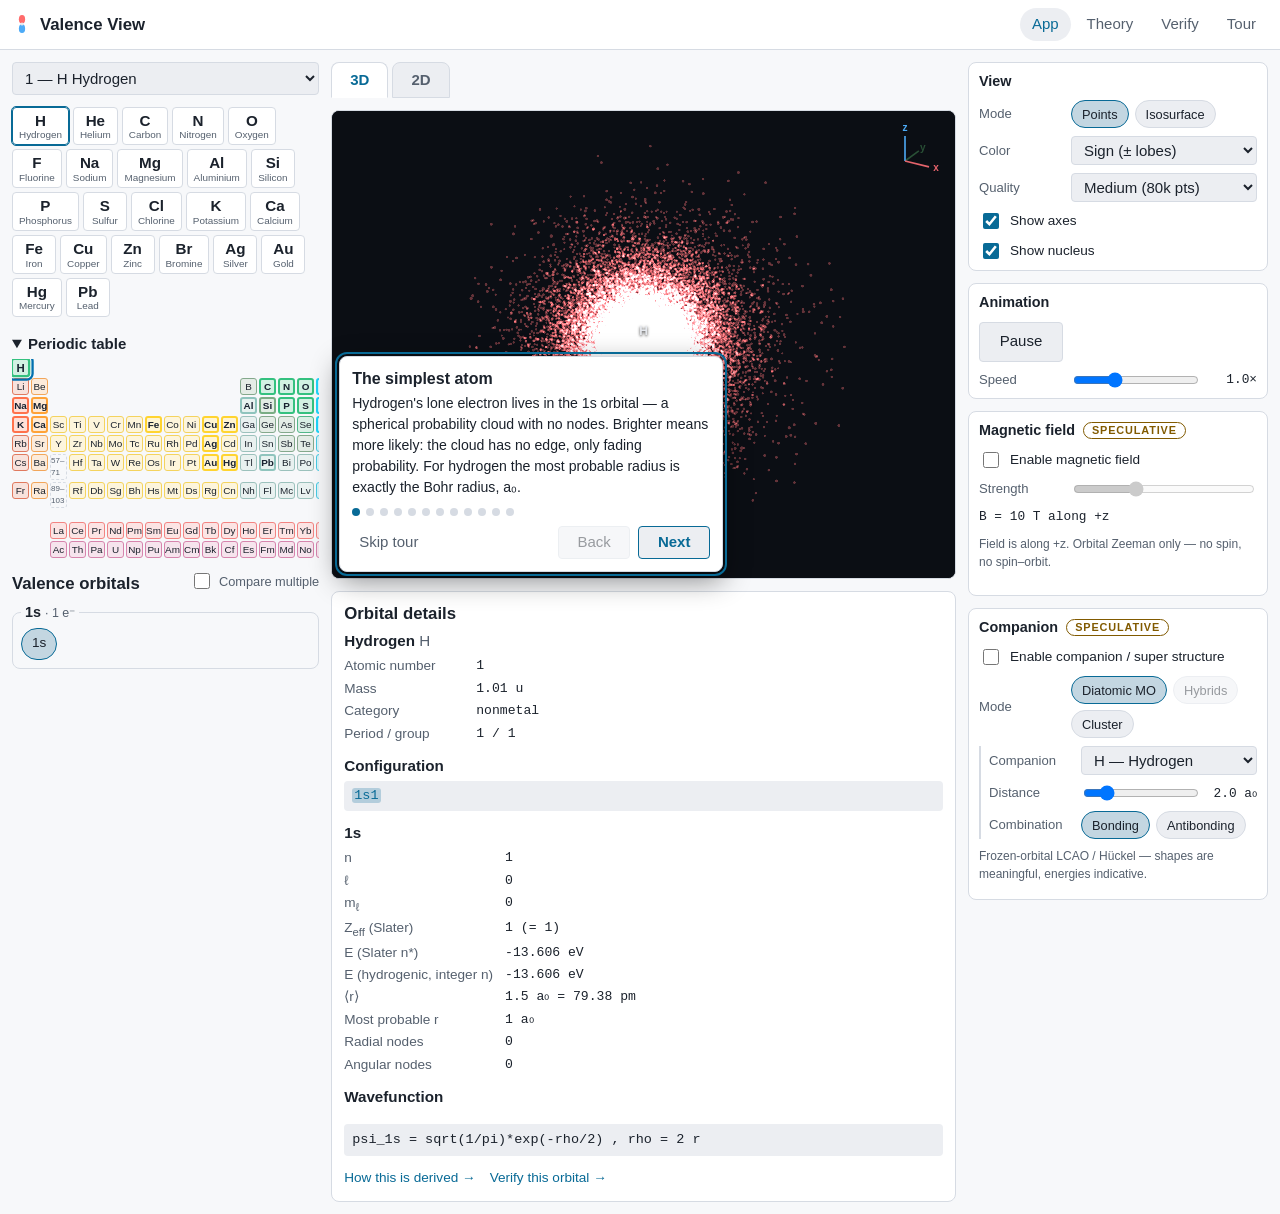
<file: docs/index.html>
<!DOCTYPE html>
<html lang="en">
<head>
<meta charset="utf-8">
<meta name="viewport" content="width=device-width, initial-scale=1">
<title>Valence View</title>
<meta name="description" content="Interactive 2D/3D visualizations of valence electron orbitals for all 118 elements, with full mathematical derivations and in-browser verification.">
<meta property="og:title" content="Valence View">
<meta property="og:description" content="Interactive 2D/3D visualizations of valence electron orbitals for all 118 elements, with full mathematical derivations and in-browser verification.">
<meta property="og:type" content="website">
<meta name="twitter:card" content="summary">
<meta name="color-scheme" content="dark light">
<link rel="icon" href="favicon.svg" type="image/svg+xml">
<link rel="stylesheet" href="css/base.css?v=1">
<link rel="stylesheet" href="css/layout.css?v=1">
<link rel="stylesheet" href="css/components.css?v=1">
<script defer src="js/core/namespace.js?v=1"></script>
<script defer src="js/core/constants.js?v=1"></script>
<script defer src="js/core/frac.js?v=1"></script>
<script defer src="js/core/quadrature.js?v=1"></script>
<script defer src="js/core/special.js?v=1"></script>
<script defer src="js/core/elements-data.js?v=1"></script>
<script defer src="js/core/slater.js?v=1"></script>
<script defer src="js/core/hydrogenic.js?v=1"></script>
<script defer src="js/core/symbolic.js?v=1"></script>
<script defer src="js/core/derived.js?v=1"></script>
<script defer src="js/spec/magnetic.js?v=1"></script>
<script defer src="js/spec/lcao.js?v=1"></script>
<script defer src="js/render/mat.js?v=1"></script>
<script defer src="js/render/gl-core.js?v=1"></script>
<script defer src="js/render/camera.js?v=1"></script>
<script defer src="js/render/mc-tables.js?v=1"></script>
<script defer src="js/render/isosurface.js?v=1"></script>
<script defer src="js/render/sampling.js?v=1"></script>
<script defer src="js/render/pointcloud.js?v=1"></script>
<script defer src="js/render/scene.js?v=1"></script>
<script defer src="js/render/anim.js?v=1"></script>
<script defer src="js/plot/colormaps.js?v=1"></script>
<script defer src="js/plot/plot2d.js?v=1"></script>
<script defer src="js/ui/state.js?v=1"></script>
<script defer src="js/ui/url.js?v=1"></script>
<script defer src="js/ui/mathml.js?v=1"></script>
<script defer src="js/ui/tabs.js?v=1"></script>
<script defer src="js/ui/periodic-table.js?v=1"></script>
<script defer src="js/ui/orbital-picker.js?v=1"></script>
<script defer src="js/ui/controls.js?v=1"></script>
<script defer src="js/ui/field-panel.js?v=1"></script>
<script defer src="js/ui/companion-panel.js?v=1"></script>
<script defer src="js/ui/info-panel.js?v=1"></script>
<script defer src="js/ui/tour.js?v=1"></script>
<script defer src="js/ui/viz-glue.js?v=1"></script>
<script defer src="js/ui/app.js?v=1"></script>
</head>
<body>
<a class="visually-hidden-focusable" href="#viz-tabs">Skip to visualization</a>

<header class="site-header">
  <a class="brand" href="index.html"><img src="favicon.svg" alt="" width="20" height="20"> Valence View</a>
  <nav aria-label="Site">
    <a aria-current="page" href="index.html">App</a><a href="theory.html">Theory</a><a href="verify.html">Verify</a><button id="start-tour" type="button">Tour</button>
  </nav>
</header>

<div id="speculative-banner" hidden>SPECULATIVE MODE — first-order approximation, not ab-initio. <a href="theory.html#zeeman">Details</a></div>
<div id="error-banner" role="alert" hidden></div>

<noscript>
  <div class="noscript-block">
    <p><strong>Valence View needs JavaScript</strong> to compute and draw orbitals — nothing is loaded from a server and no data leaves your browser. The <a href="theory.html">theory page</a> is fully readable without JavaScript.</p>
  </div>
</noscript>

<main class="app-grid">
  <aside id="picker-col">
    <label class="visually-hidden" for="element-select">Element</label>
    <select id="element-select"></select>
    <div id="common-strip" role="group" aria-label="Common elements"></div>
    <details id="ptable-wrap" open>
      <summary>Periodic table</summary>
      <div class="ptable-scroll">
        <div id="ptable" role="grid" aria-label="Periodic table"></div>
      </div>
    </details>
    <section id="orbital-picker" aria-label="Valence orbitals"></section>
  </aside>

  <section id="viz-col">
    <div id="viz-tabs" role="tablist" aria-label="Visualization" tabindex="-1"></div>
    <div id="tour-card" hidden></div>
    <div id="viz-3d" class="viz-panel" role="tabpanel">
      <div id="scene-host"></div>
      <div id="webgl-fallback" hidden>
        <p><strong>Interactive 3D requires WebGL</strong>, which isn't available here. All 2D views remain fully functional — the cross-section heatmap, radial plots and angular plots show the same physics.</p>
      </div>
    </div>
    <div id="viz-2d" class="viz-panel" role="tabpanel">
      <div class="plot2d-bar">
        <label for="plot2d-mode">Plot</label>
        <select id="plot2d-mode">
          <option value="radial">Radial R(r), r²R²</option>
          <option value="slice">Cross-section ψ</option>
          <option value="angular">Angular |Y(θ)|</option>
        </select>
        <label for="plot2d-plane">Plane</label>
        <select id="plot2d-plane">
          <option value="xz">xz</option>
          <option value="xy">xy</option>
          <option value="yz">yz</option>
        </select>
      </div>
      <div id="plot2d-host" role="img"></div>
    </div>
    <section id="info-panel" aria-label="Orbital details"></section>
  </section>

  <aside id="controls-col">
    <details class="ctl-group" id="group-view" open>
      <summary>View</summary>
      <div class="ctl-body"></div>
    </details>
    <details class="ctl-group" id="group-anim" open>
      <summary>Animation</summary>
      <div class="ctl-body"></div>
    </details>
    <details class="ctl-group" id="group-field" open>
      <summary>Magnetic field <span class="badge-spec">Speculative</span></summary>
      <div class="ctl-body"></div>
    </details>
    <details class="ctl-group" id="group-comp" open>
      <summary>Companion <span class="badge-spec">Speculative</span></summary>
      <div class="ctl-body"></div>
    </details>
  </aside>
</main>

<div id="sr-status" role="status" aria-live="polite" class="visually-hidden"></div>
</body>
</html>
</file>
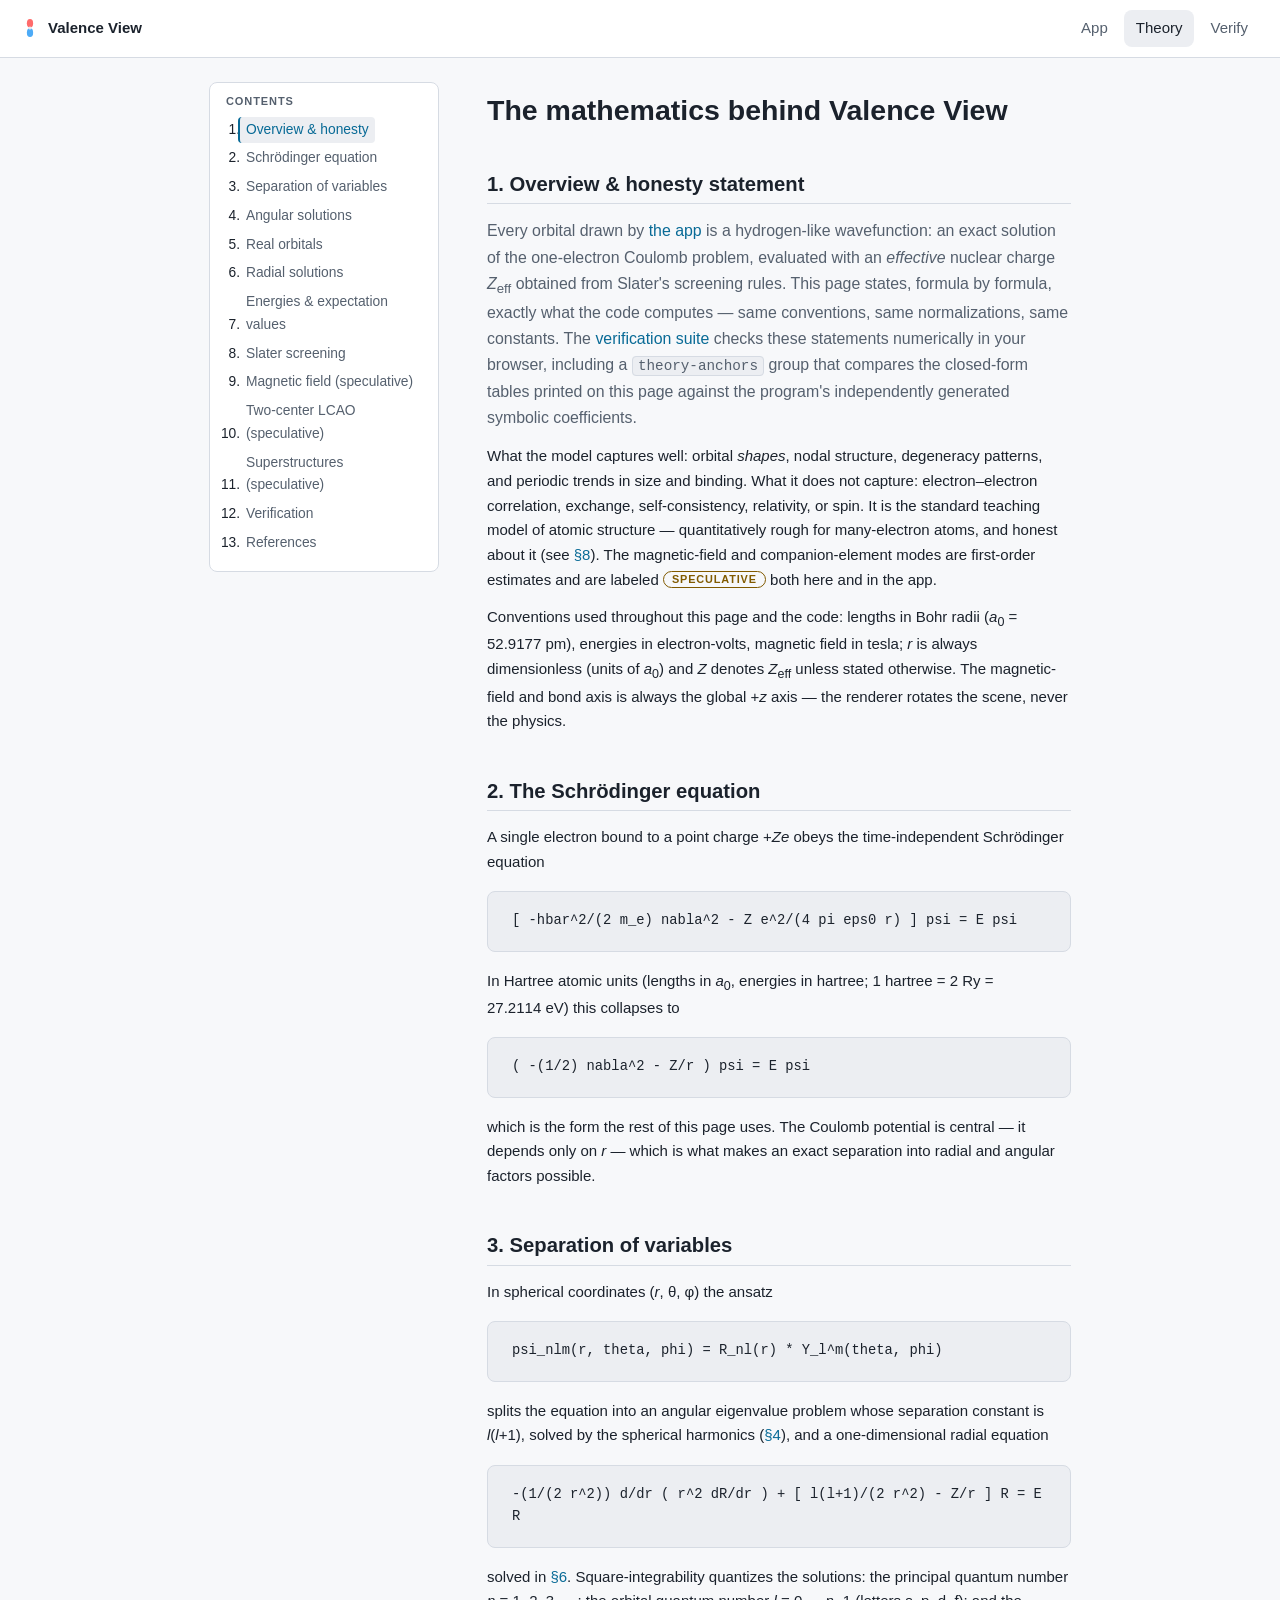
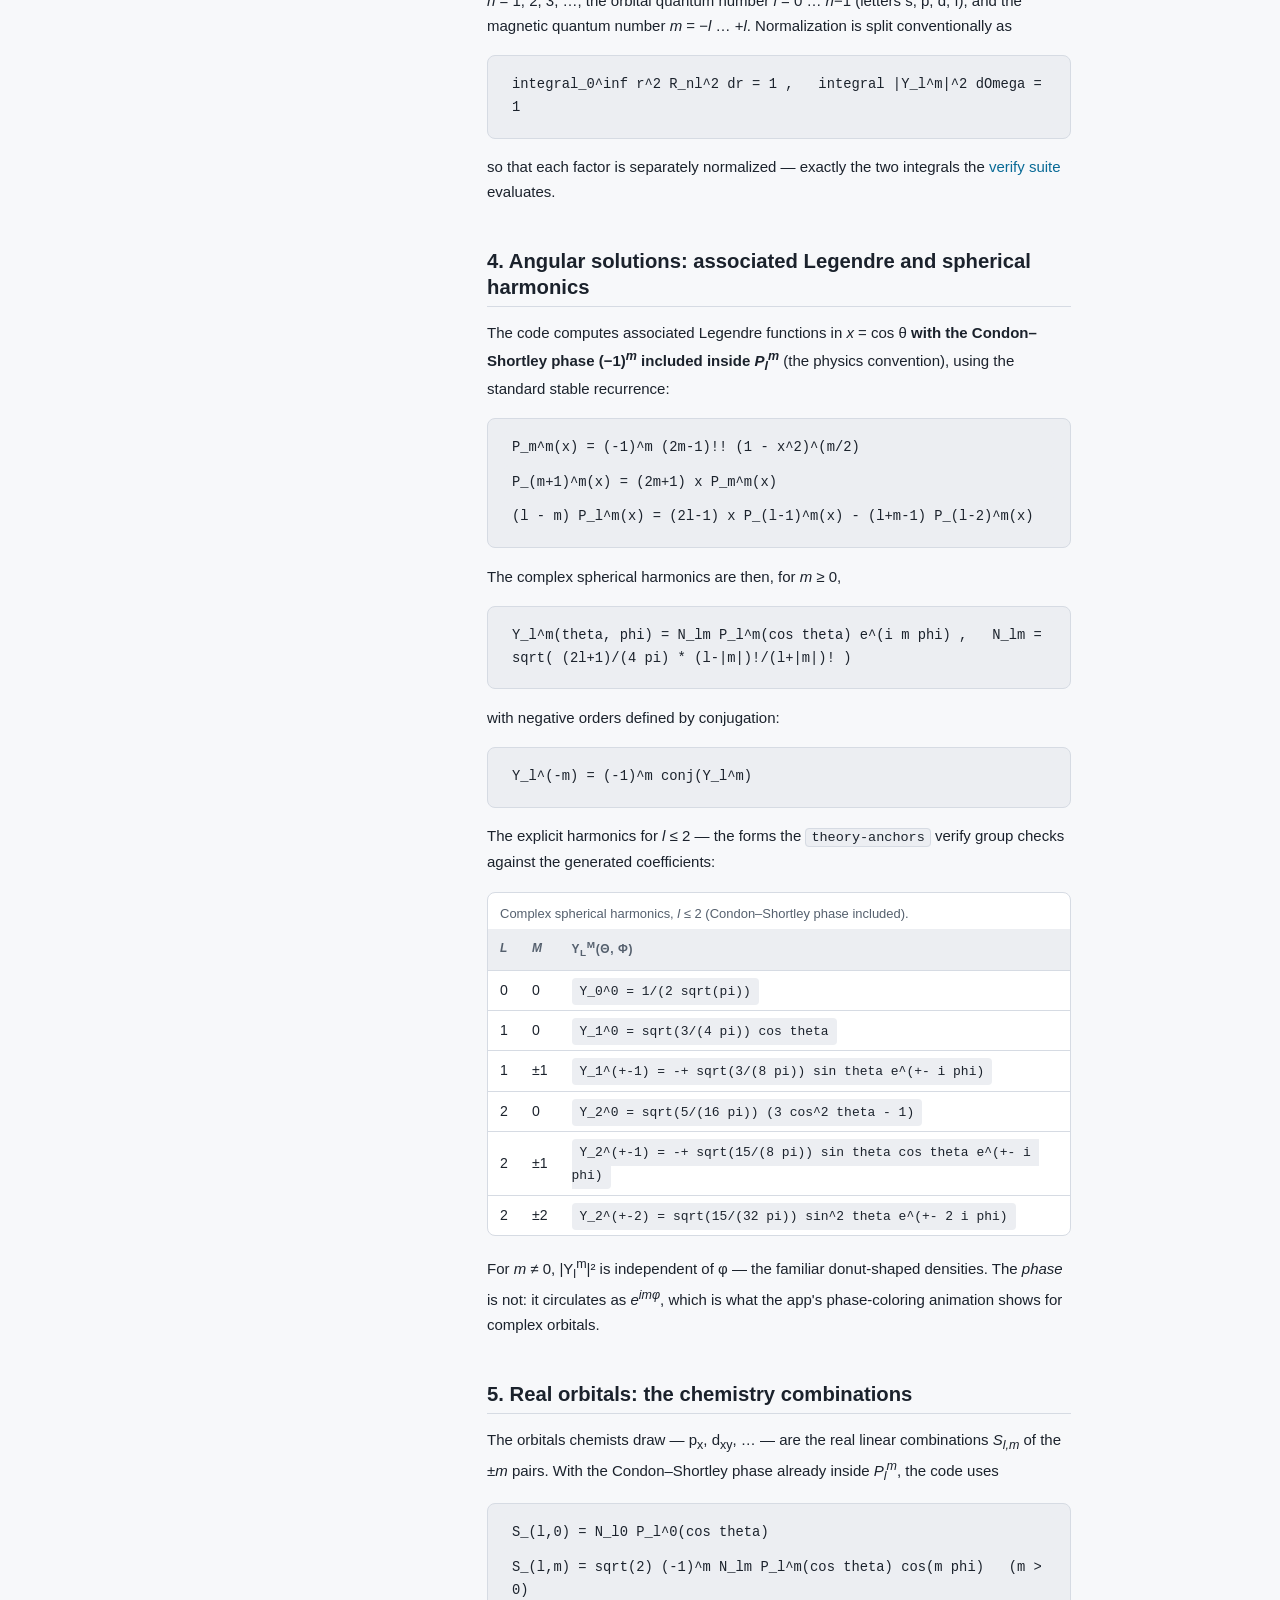
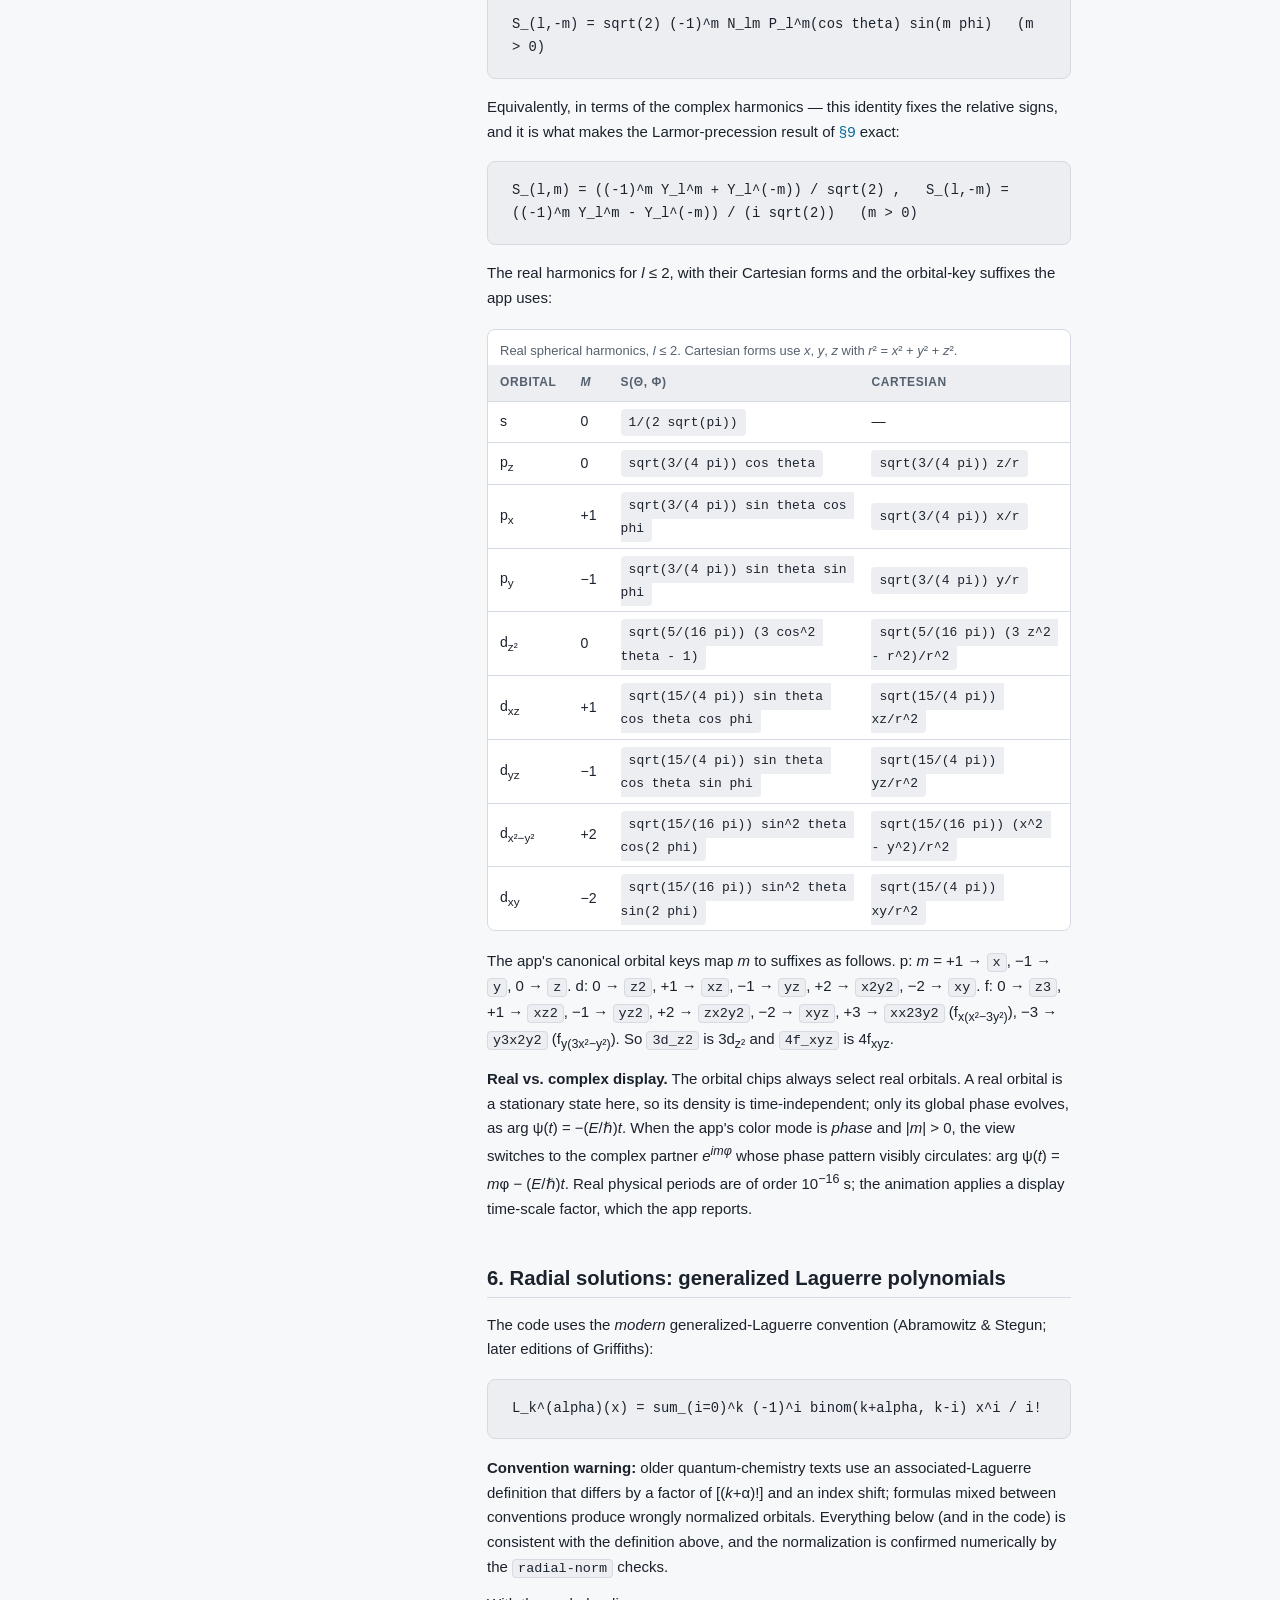
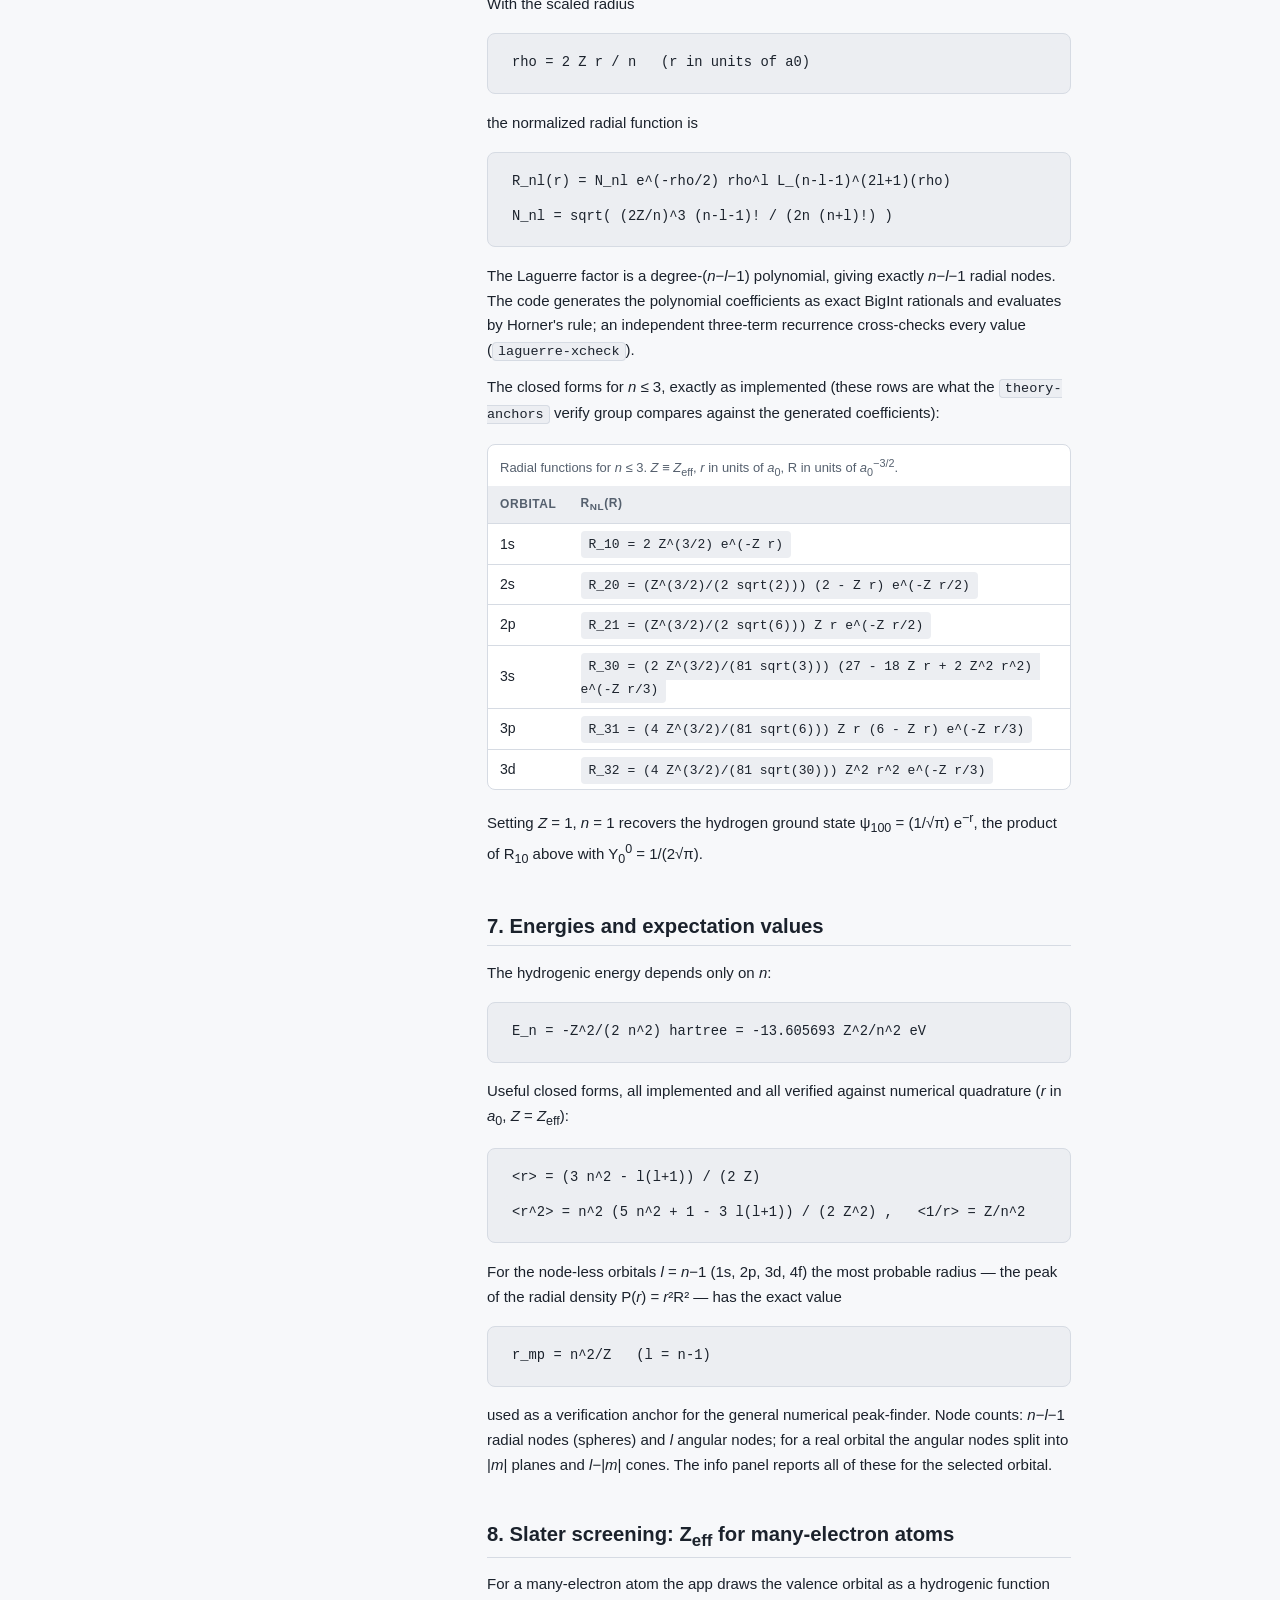
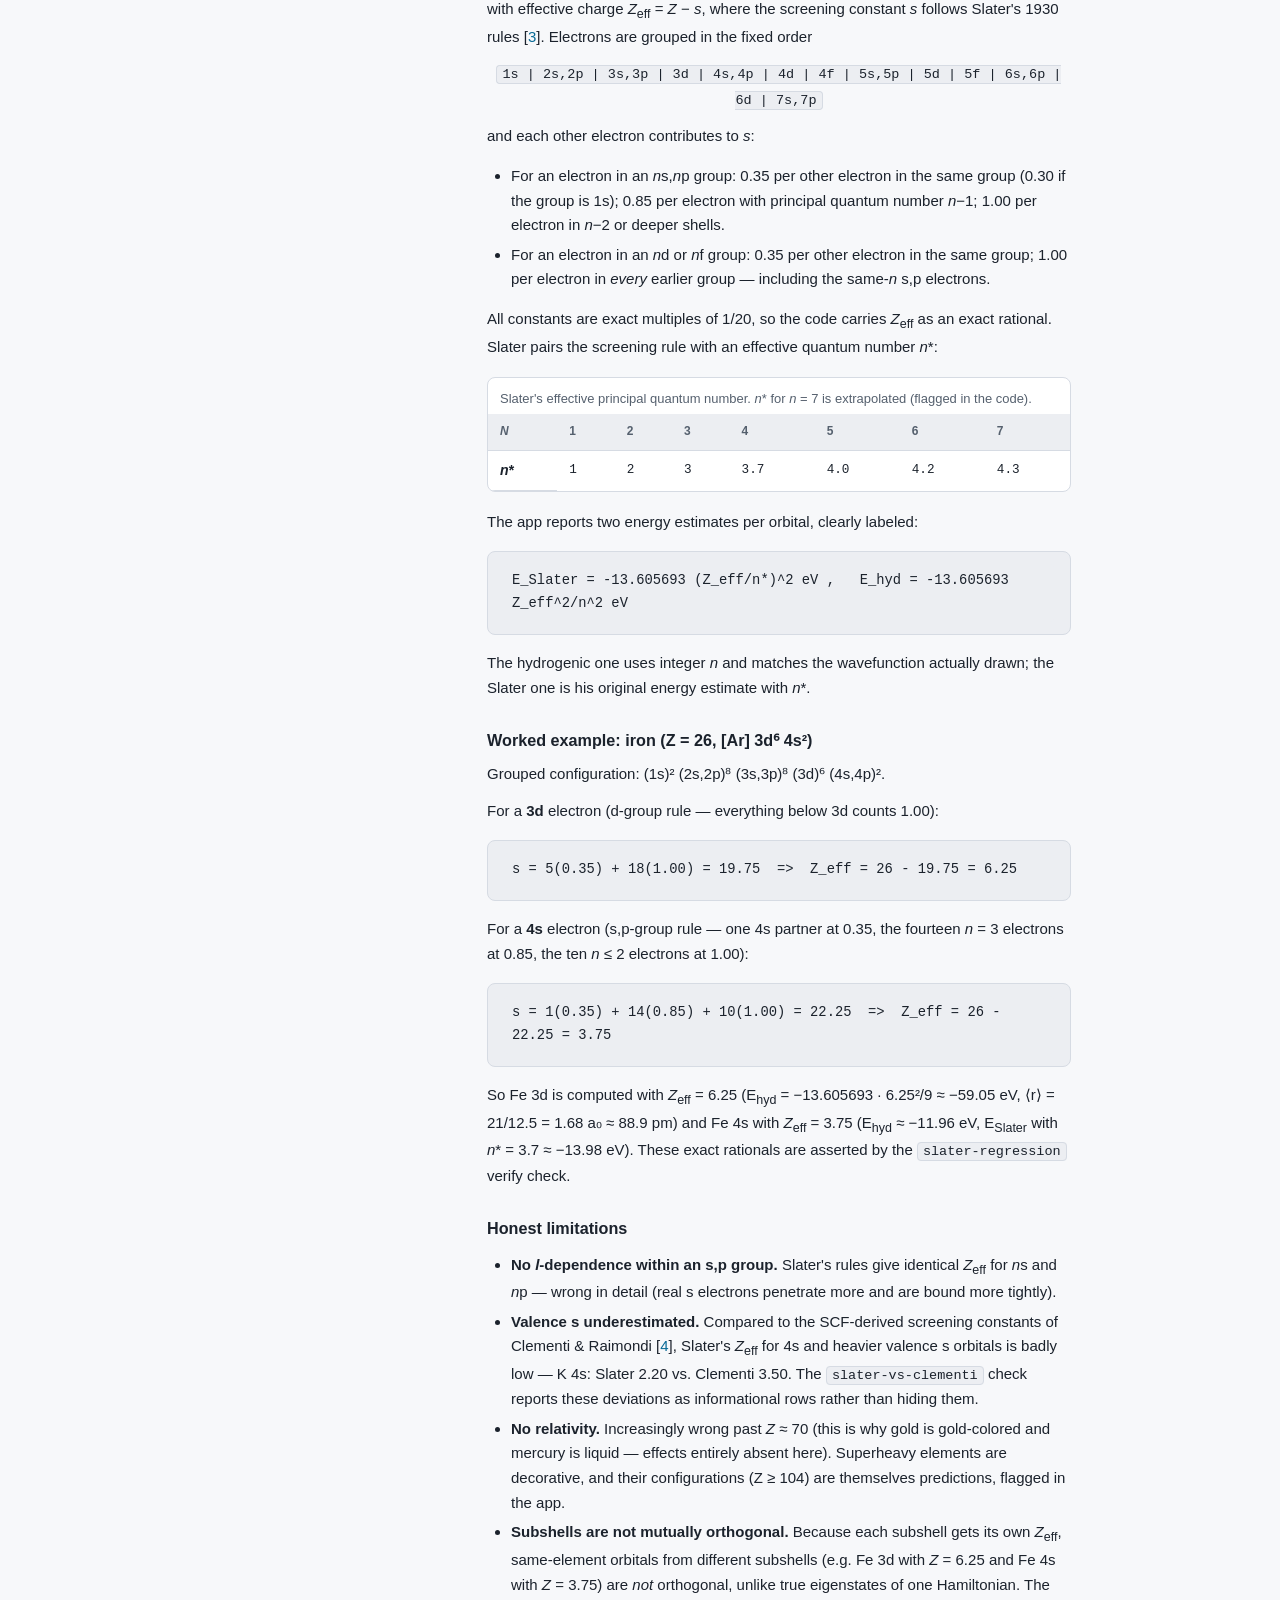
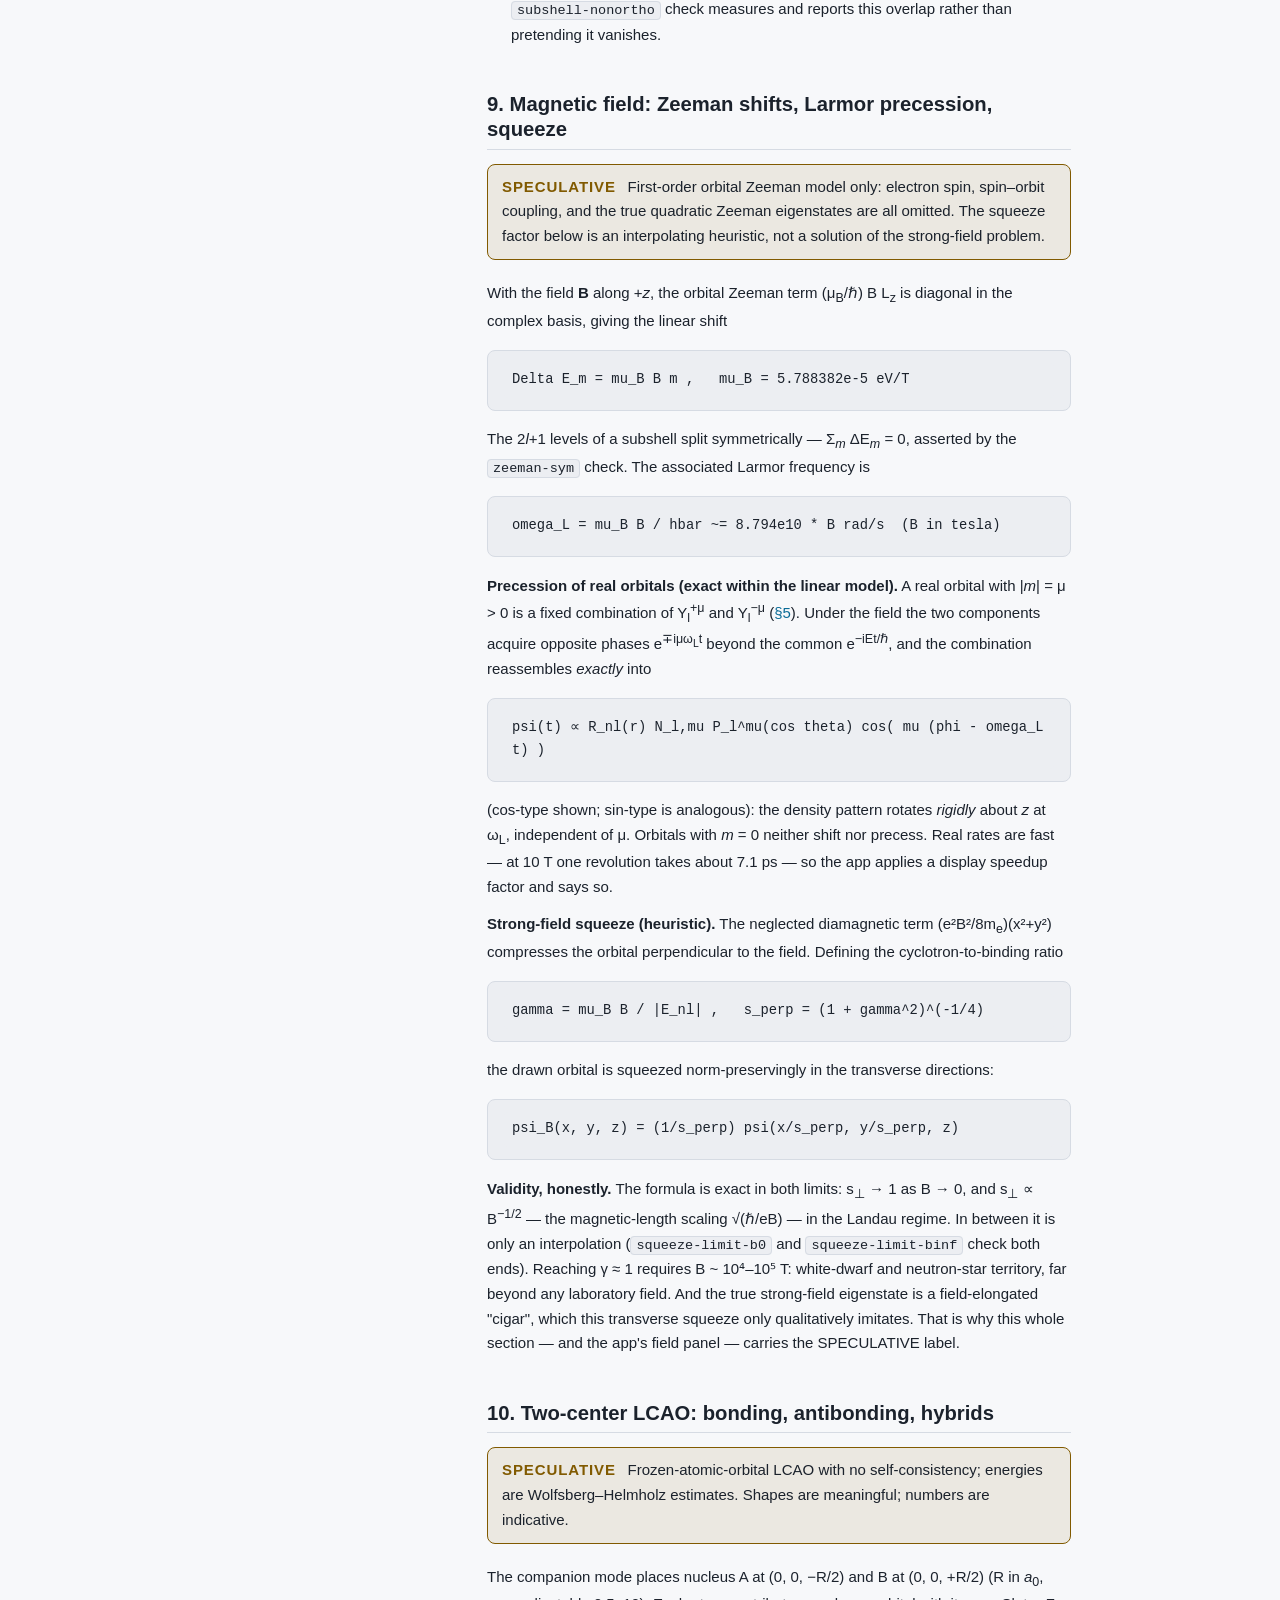
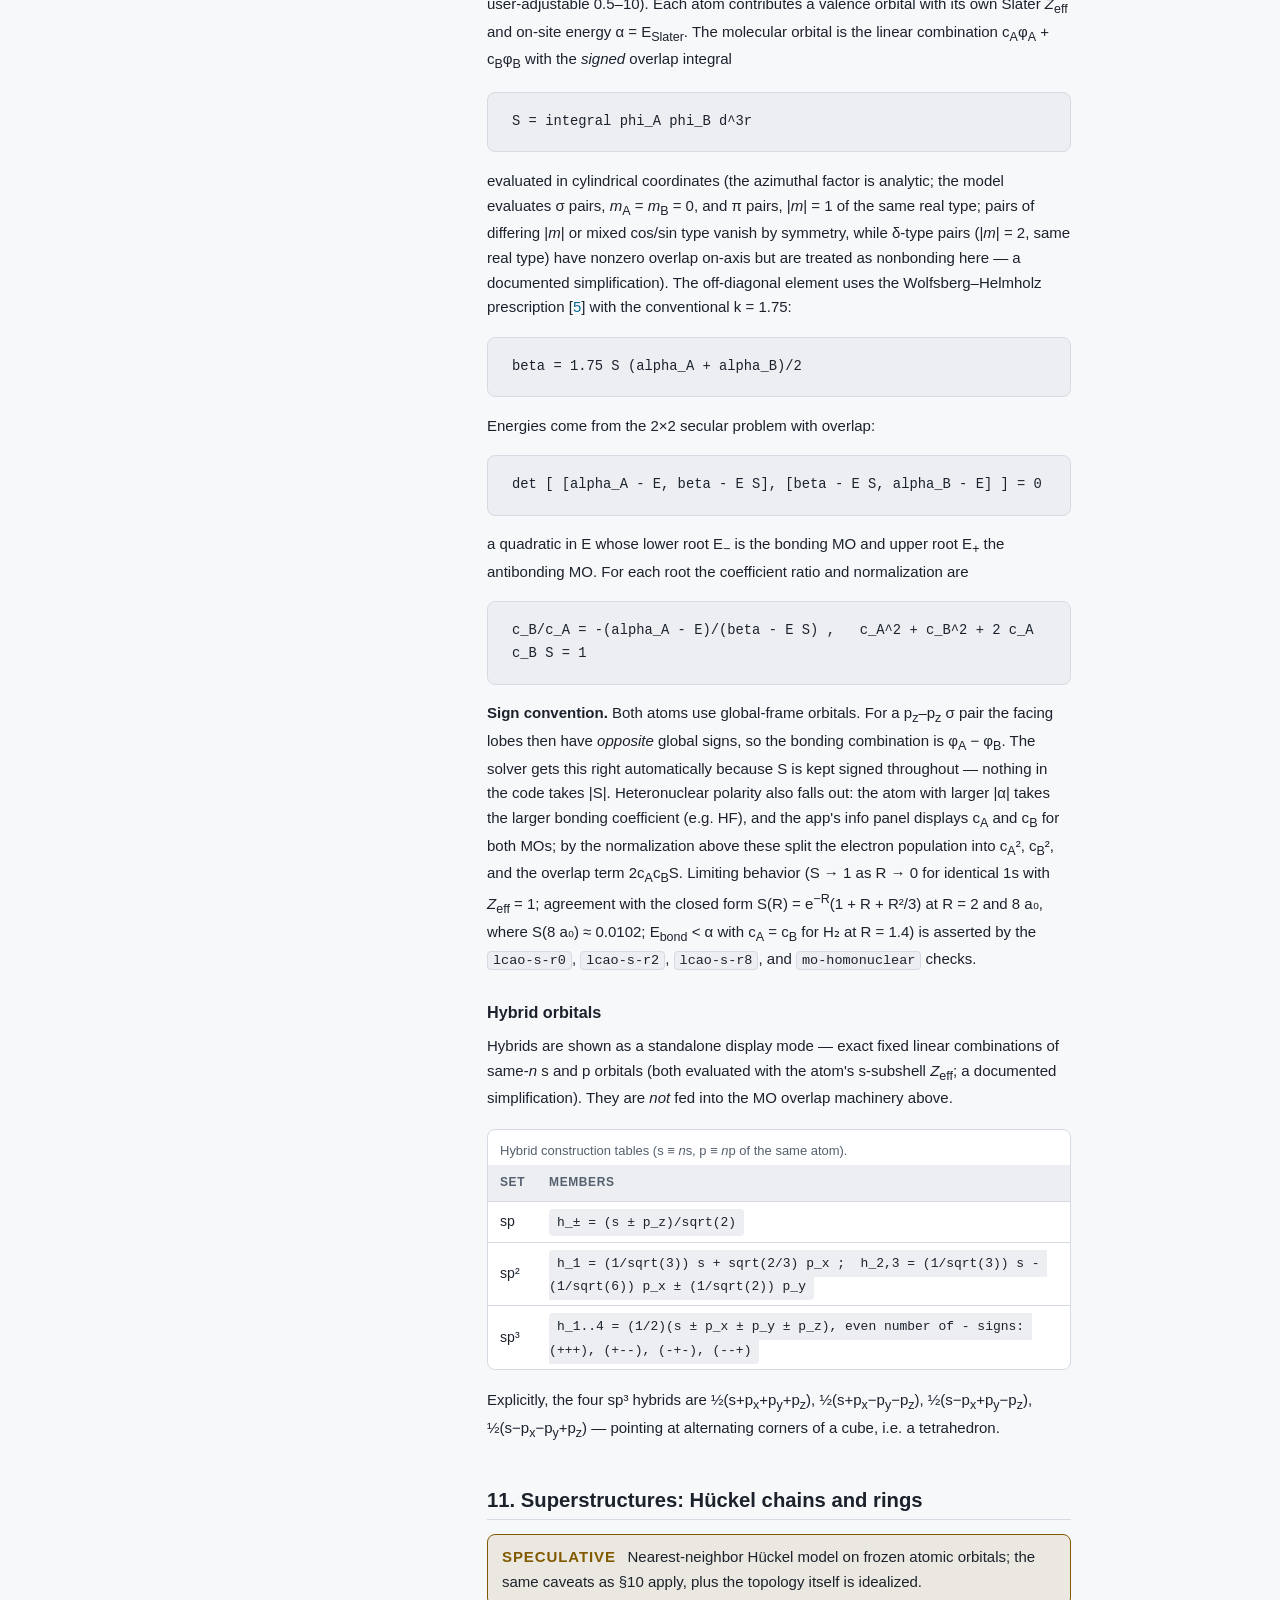
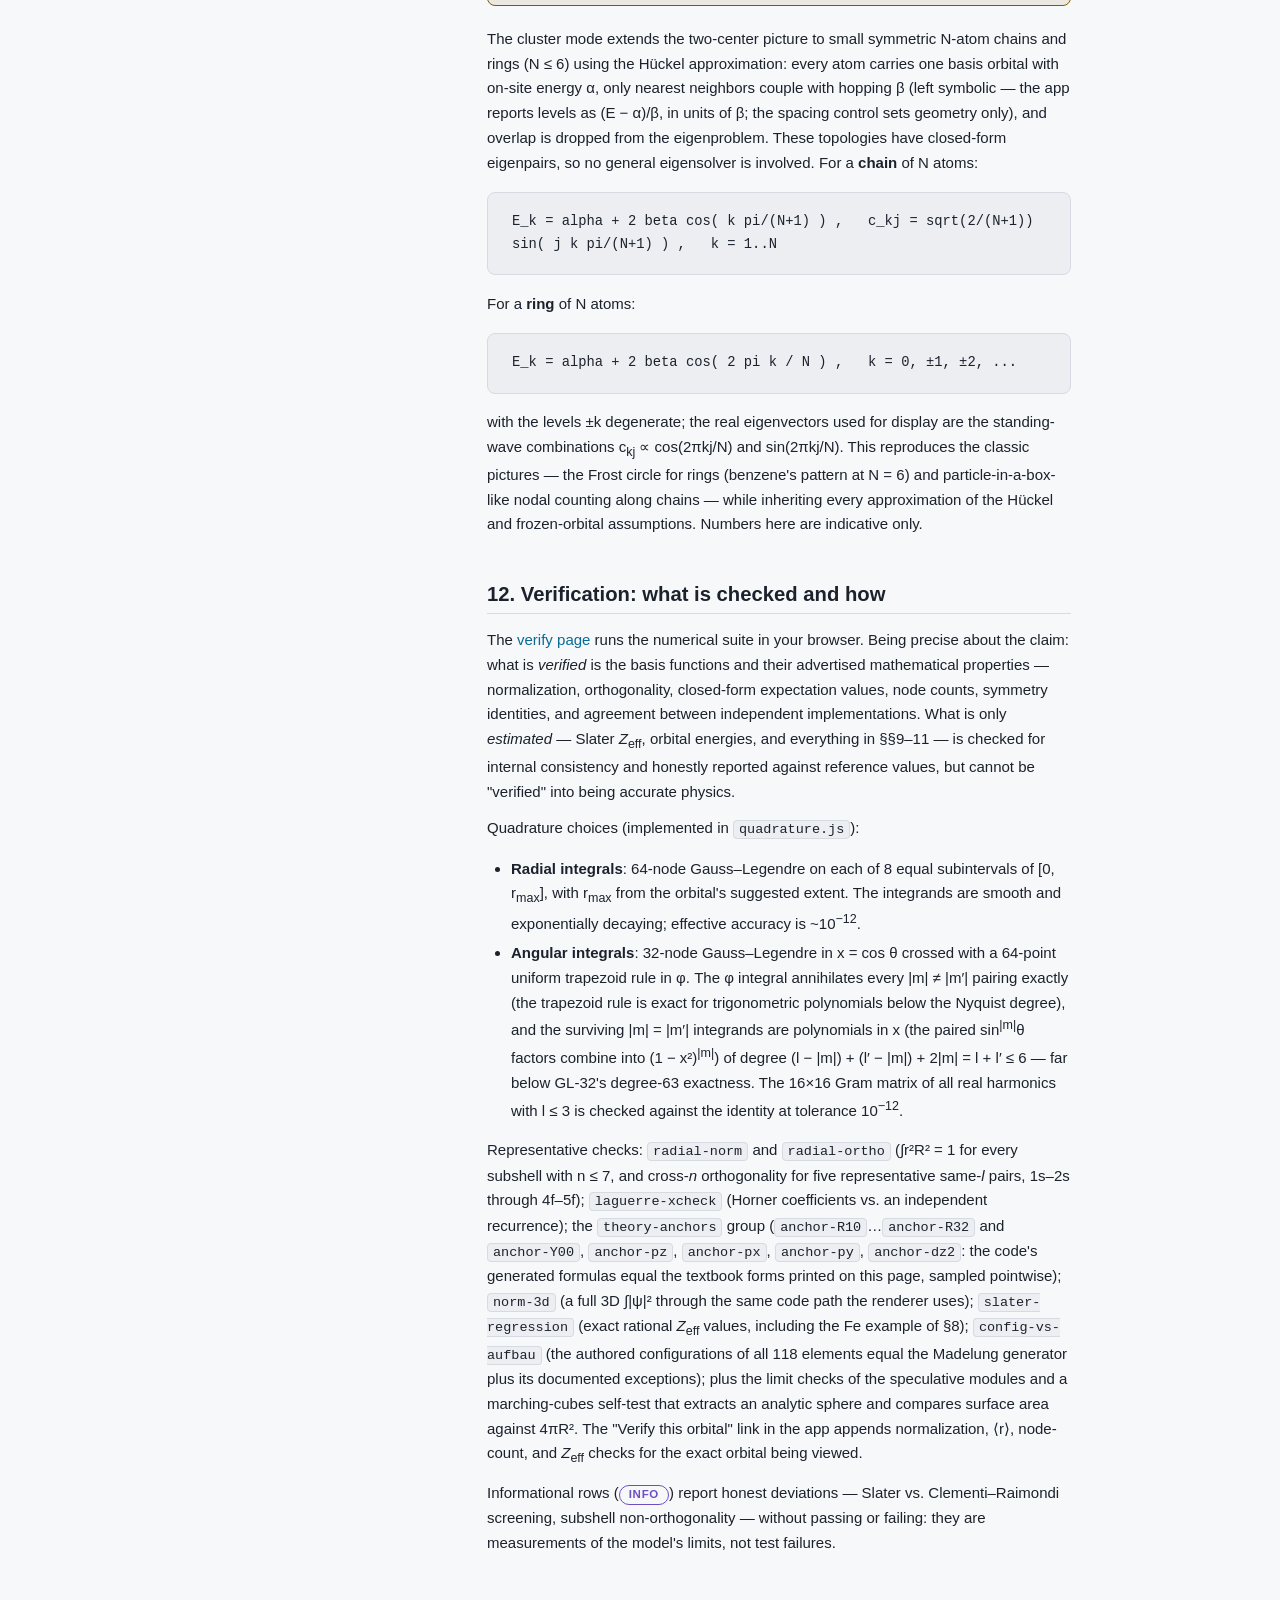
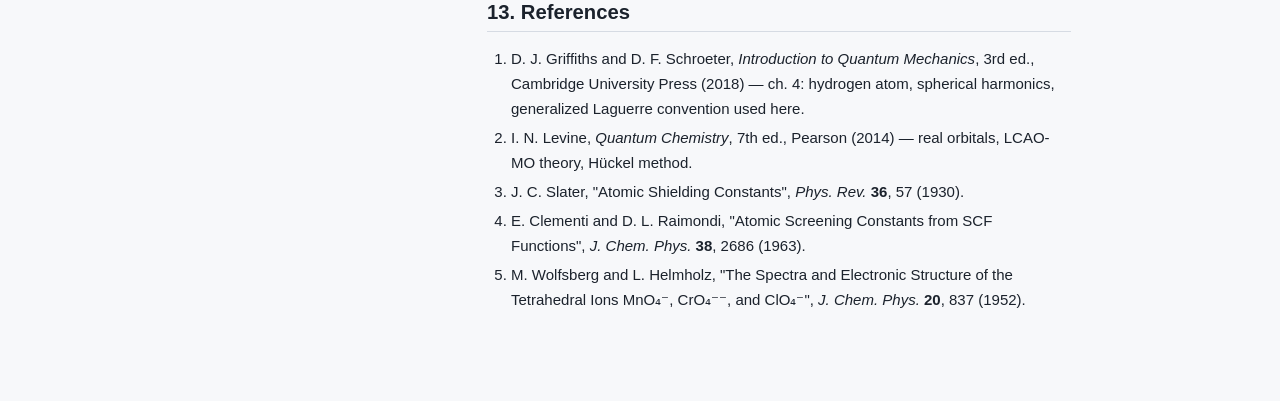
<file: docs/theory.html>
<!DOCTYPE html>
<html lang="en">
<head>
<meta charset="utf-8">
<meta name="viewport" content="width=device-width, initial-scale=1">
<meta name="description" content="Complete mathematical derivation of the hydrogenic orbitals shown by Valence View: Schrödinger equation, spherical harmonics, real orbitals, generalized-Laguerre radial functions, Slater screening, and the clearly-labeled speculative Zeeman and LCAO models.">
<meta name="color-scheme" content="dark light">
<title>Theory — Valence View</title>
<link rel="icon" href="favicon.svg" type="image/svg+xml">
<link rel="stylesheet" href="css/base.css?v=1">
<link rel="stylesheet" href="css/article.css?v=1">
<script defer src="js/core/namespace.js?v=1"></script>
<script defer src="js/ui/mathml.js?v=1"></script>
<script defer src="js/ui/theory-page.js?v=1"></script>
</head>
<body class="article-page">
<header class="site-header">
  <a class="brand" href="index.html"><img src="favicon.svg" alt="" width="20" height="20"> Valence View</a>
  <nav aria-label="Site">
    <a href="index.html">App</a><a aria-current="page" href="theory.html">Theory</a><a href="verify.html">Verify</a>
  </nav>
</header>

<div class="article-shell with-toc">

<nav id="toc" aria-label="Contents">
  <h2>Contents</h2>
  <ol>
    <li><a href="#overview">Overview &amp; honesty</a></li>
    <li><a href="#schrodinger">Schrödinger equation</a></li>
    <li><a href="#separation">Separation of variables</a></li>
    <li><a href="#angular">Angular solutions</a></li>
    <li><a href="#real-orbitals">Real orbitals</a></li>
    <li><a href="#radial">Radial solutions</a></li>
    <li><a href="#energies">Energies &amp; expectation values</a></li>
    <li><a href="#slater">Slater screening</a></li>
    <li><a href="#zeeman">Magnetic field (speculative)</a></li>
    <li><a href="#lcao">Two-center LCAO (speculative)</a></li>
    <li><a href="#superstructure">Superstructures (speculative)</a></li>
    <li><a href="#verification">Verification</a></li>
    <li><a href="#references">References</a></li>
  </ol>
</nav>

<main class="article">

<h1>The mathematics behind Valence View</h1>

<section id="overview">
<h2>1. Overview &amp; honesty statement</h2>

<p class="lede">Every orbital drawn by <a href="index.html">the app</a> is a
hydrogen-like wavefunction: an exact solution of the one-electron Coulomb
problem, evaluated with an <em>effective</em> nuclear charge
<i>Z</i><sub>eff</sub> obtained from Slater's screening rules. This page
states, formula by formula, exactly what the code computes — same
conventions, same normalizations, same constants. The
<a href="verify.html">verification suite</a> checks these statements
numerically in your browser, including a <code>theory-anchors</code> group
that compares the closed-form tables printed on this page against the
program's independently generated symbolic coefficients.</p>

<p>What the model captures well: orbital <em>shapes</em>, nodal structure,
degeneracy patterns, and periodic trends in size and binding. What it does
not capture: electron–electron correlation, exchange, self-consistency,
relativity, or spin. It is the standard teaching model of atomic structure —
quantitatively rough for many-electron atoms, and honest about it
(see <a href="#slater">§8</a>). The magnetic-field and companion-element
modes are first-order estimates and are labeled
<span class="badge-spec">Speculative</span> both here and in the app.</p>

<p>Conventions used throughout this page and the code: lengths in Bohr radii
(<i>a</i><sub>0</sub> = 52.9177&nbsp;pm), energies in electron-volts, magnetic
field in tesla; <i>r</i> is always dimensionless (units of
<i>a</i><sub>0</sub>) and <i>Z</i> denotes <i>Z</i><sub>eff</sub> unless
stated otherwise. The magnetic-field and bond axis is always the global
+<i>z</i> axis — the renderer rotates the scene, never the physics.</p>
</section>

<section id="schrodinger">
<h2>2. The Schrödinger equation</h2>

<p>A single electron bound to a point charge +<i>Ze</i> obeys the
time-independent Schrödinger equation</p>

<div class="equation">
<math display="block">
  <mrow>
    <mo>[</mo>
    <mo>−</mo>
    <mfrac><msup><mi>ℏ</mi><mn>2</mn></msup><mrow><mn>2</mn><msub><mi>m</mi><mi>e</mi></msub></mrow></mfrac>
    <msup><mo>∇</mo><mn>2</mn></msup>
    <mo>−</mo>
    <mfrac><mrow><mi>Z</mi><msup><mi>e</mi><mn>2</mn></msup></mrow><mrow><mn>4</mn><mi>π</mi><msub><mi>ε</mi><mn>0</mn></msub><mi>r</mi></mrow></mfrac>
    <mo>]</mo>
    <mi>ψ</mi>
    <mo>=</mo>
    <mi>E</mi><mi>ψ</mi>
  </mrow>
</math>
<span class="formula-ascii">[ -hbar^2/(2 m_e) nabla^2 - Z e^2/(4 pi eps0 r) ] psi = E psi</span>
</div>

<p>In Hartree atomic units (lengths in <i>a</i><sub>0</sub>, energies in
hartree; 1&nbsp;hartree = 2&nbsp;Ry = 27.2114&nbsp;eV) this collapses to</p>

<div class="equation">
<math display="block">
  <mrow>
    <mrow>
      <mo>(</mo>
      <mo>−</mo><mfrac><mn>1</mn><mn>2</mn></mfrac><msup><mo>∇</mo><mn>2</mn></msup>
      <mo>−</mo><mfrac><mi>Z</mi><mi>r</mi></mfrac>
      <mo>)</mo>
    </mrow>
    <mi>ψ</mi><mo>=</mo><mi>E</mi><mi>ψ</mi>
  </mrow>
</math>
<span class="formula-ascii">( -(1/2) nabla^2 - Z/r ) psi = E psi</span>
</div>

<p>which is the form the rest of this page uses. The Coulomb potential is
central — it depends only on <i>r</i> — which is what makes an exact
separation into radial and angular factors possible.</p>
</section>

<section id="separation">
<h2>3. Separation of variables</h2>

<p>In spherical coordinates (<i>r</i>, θ, φ) the ansatz</p>

<div class="equation">
<math display="block">
  <mrow>
    <msub><mi>ψ</mi><mrow><mi>n</mi><mi>l</mi><mi>m</mi></mrow></msub>
    <mo>(</mo><mi>r</mi><mo>,</mo><mi>θ</mi><mo>,</mo><mi>φ</mi><mo>)</mo>
    <mo>=</mo>
    <msub><mi>R</mi><mrow><mi>n</mi><mi>l</mi></mrow></msub><mo>(</mo><mi>r</mi><mo>)</mo>
    <mspace width="0.2em"></mspace>
    <msubsup><mi>Y</mi><mi>l</mi><mi>m</mi></msubsup>
    <mo>(</mo><mi>θ</mi><mo>,</mo><mi>φ</mi><mo>)</mo>
  </mrow>
</math>
<span class="formula-ascii">psi_nlm(r, theta, phi) = R_nl(r) * Y_l^m(theta, phi)</span>
</div>

<p>splits the equation into an angular eigenvalue problem whose separation
constant is <i>l</i>(<i>l</i>+1), solved by the spherical harmonics
(<a href="#angular">§4</a>), and a one-dimensional radial equation</p>

<div class="equation">
<math display="block">
  <mrow>
    <mo>−</mo>
    <mfrac><mn>1</mn><mrow><mn>2</mn><msup><mi>r</mi><mn>2</mn></msup></mrow></mfrac>
    <mfrac><mi>d</mi><mrow><mi>d</mi><mi>r</mi></mrow></mfrac>
    <mrow>
      <mo>(</mo>
      <msup><mi>r</mi><mn>2</mn></msup>
      <mfrac><mrow><mi>d</mi><mi>R</mi></mrow><mrow><mi>d</mi><mi>r</mi></mrow></mfrac>
      <mo>)</mo>
    </mrow>
    <mo>+</mo>
    <mrow>
      <mo>[</mo>
      <mfrac><mrow><mi>l</mi><mo>(</mo><mi>l</mi><mo>+</mo><mn>1</mn><mo>)</mo></mrow><mrow><mn>2</mn><msup><mi>r</mi><mn>2</mn></msup></mrow></mfrac>
      <mo>−</mo>
      <mfrac><mi>Z</mi><mi>r</mi></mfrac>
      <mo>]</mo>
    </mrow>
    <mi>R</mi>
    <mo>=</mo>
    <mi>E</mi><mi>R</mi>
  </mrow>
</math>
<span class="formula-ascii">-(1/(2 r^2)) d/dr ( r^2 dR/dr ) + [ l(l+1)/(2 r^2) - Z/r ] R = E R</span>
</div>

<p>solved in <a href="#radial">§6</a>. Square-integrability quantizes the
solutions: the principal quantum number <i>n</i> = 1, 2, 3, …; the orbital
quantum number <i>l</i> = 0 … <i>n</i>−1 (letters s, p, d, f); and the
magnetic quantum number <i>m</i> = −<i>l</i> … +<i>l</i>. Normalization is
split conventionally as</p>

<div class="equation">
<math display="block">
  <mrow>
    <mrow>
      <msubsup><mo>∫</mo><mn>0</mn><mi>∞</mi></msubsup>
      <msup><mi>r</mi><mn>2</mn></msup>
      <msubsup><mi>R</mi><mrow><mi>n</mi><mi>l</mi></mrow><mn>2</mn></msubsup>
      <mspace width="0.2em"></mspace><mi>d</mi><mi>r</mi>
    </mrow>
    <mo>=</mo><mn>1</mn>
    <mo>,</mo>
    <mspace width="1.2em"></mspace>
    <mrow>
      <mo>∫</mo>
      <msup><mrow><mo>|</mo><msubsup><mi>Y</mi><mi>l</mi><mi>m</mi></msubsup><mo>|</mo></mrow><mn>2</mn></msup>
      <mspace width="0.2em"></mspace><mi>d</mi><mi>Ω</mi>
    </mrow>
    <mo>=</mo><mn>1</mn>
  </mrow>
</math>
<span class="formula-ascii">integral_0^inf r^2 R_nl^2 dr = 1 ,   integral |Y_l^m|^2 dOmega = 1</span>
</div>

<p>so that each factor is separately normalized — exactly the two integrals
the <a href="verify.html">verify suite</a> evaluates.</p>
</section>

<section id="angular">
<h2>4. Angular solutions: associated Legendre and spherical harmonics</h2>

<p>The code computes associated Legendre functions in <i>x</i> = cos θ
<strong>with the Condon–Shortley phase (−1)<sup><i>m</i></sup> included
inside <i>P<sub>l</sub><sup>m</sup></i></strong> (the physics convention),
using the standard stable recurrence:</p>

<div class="equation">
<math display="block">
  <mrow>
    <msubsup><mi>P</mi><mi>m</mi><mi>m</mi></msubsup><mo>(</mo><mi>x</mi><mo>)</mo>
    <mo>=</mo>
    <msup><mrow><mo>(</mo><mo>−</mo><mn>1</mn><mo>)</mo></mrow><mi>m</mi></msup>
    <mrow><mo>(</mo><mn>2</mn><mi>m</mi><mo>−</mo><mn>1</mn><mo>)</mo></mrow><mo>!!</mo>
    <mspace width="0.2em"></mspace>
    <msup><mrow><mo>(</mo><mn>1</mn><mo>−</mo><msup><mi>x</mi><mn>2</mn></msup><mo>)</mo></mrow><mrow><mi>m</mi><mo>/</mo><mn>2</mn></mrow></msup>
  </mrow>
</math>
<span class="formula-ascii">P_m^m(x) = (-1)^m (2m-1)!! (1 - x^2)^(m/2)</span>
<math display="block">
  <mrow>
    <msubsup><mi>P</mi><mrow><mi>m</mi><mo>+</mo><mn>1</mn></mrow><mi>m</mi></msubsup><mo>(</mo><mi>x</mi><mo>)</mo>
    <mo>=</mo>
    <mrow><mo>(</mo><mn>2</mn><mi>m</mi><mo>+</mo><mn>1</mn><mo>)</mo></mrow>
    <mspace width="0.15em"></mspace><mi>x</mi><mspace width="0.15em"></mspace>
    <msubsup><mi>P</mi><mi>m</mi><mi>m</mi></msubsup><mo>(</mo><mi>x</mi><mo>)</mo>
  </mrow>
</math>
<span class="formula-ascii">P_(m+1)^m(x) = (2m+1) x P_m^m(x)</span>
<math display="block">
  <mrow>
    <mrow><mo>(</mo><mi>l</mi><mo>−</mo><mi>m</mi><mo>)</mo></mrow>
    <msubsup><mi>P</mi><mi>l</mi><mi>m</mi></msubsup><mo>(</mo><mi>x</mi><mo>)</mo>
    <mo>=</mo>
    <mrow><mo>(</mo><mn>2</mn><mi>l</mi><mo>−</mo><mn>1</mn><mo>)</mo></mrow>
    <mspace width="0.15em"></mspace><mi>x</mi><mspace width="0.15em"></mspace>
    <msubsup><mi>P</mi><mrow><mi>l</mi><mo>−</mo><mn>1</mn></mrow><mi>m</mi></msubsup><mo>(</mo><mi>x</mi><mo>)</mo>
    <mo>−</mo>
    <mrow><mo>(</mo><mi>l</mi><mo>+</mo><mi>m</mi><mo>−</mo><mn>1</mn><mo>)</mo></mrow>
    <msubsup><mi>P</mi><mrow><mi>l</mi><mo>−</mo><mn>2</mn></mrow><mi>m</mi></msubsup><mo>(</mo><mi>x</mi><mo>)</mo>
  </mrow>
</math>
<span class="formula-ascii">(l - m) P_l^m(x) = (2l-1) x P_(l-1)^m(x) - (l+m-1) P_(l-2)^m(x)</span>
</div>

<p>The complex spherical harmonics are then, for <i>m</i> ≥ 0,</p>

<div class="equation">
<math display="block">
  <mrow>
    <msubsup><mi>Y</mi><mi>l</mi><mi>m</mi></msubsup>
    <mo>(</mo><mi>θ</mi><mo>,</mo><mi>φ</mi><mo>)</mo>
    <mo>=</mo>
    <msub><mi>N</mi><mrow><mi>l</mi><mi>m</mi></mrow></msub>
    <mspace width="0.15em"></mspace>
    <msubsup><mi>P</mi><mi>l</mi><mi>m</mi></msubsup>
    <mo>(</mo><mi>cos</mi><mi>θ</mi><mo>)</mo>
    <mspace width="0.15em"></mspace>
    <msup><mi>e</mi><mrow><mi>i</mi><mi>m</mi><mi>φ</mi></mrow></msup>
    <mo>,</mo>
    <mspace width="1.2em"></mspace>
    <msub><mi>N</mi><mrow><mi>l</mi><mi>m</mi></mrow></msub>
    <mo>=</mo>
    <msqrt><mrow>
      <mfrac><mrow><mn>2</mn><mi>l</mi><mo>+</mo><mn>1</mn></mrow><mrow><mn>4</mn><mi>π</mi></mrow></mfrac>
      <mo>·</mo>
      <mfrac>
        <mrow><mo>(</mo><mi>l</mi><mo>−</mo><mo>|</mo><mi>m</mi><mo>|</mo><mo>)</mo><mo>!</mo></mrow>
        <mrow><mo>(</mo><mi>l</mi><mo>+</mo><mo>|</mo><mi>m</mi><mo>|</mo><mo>)</mo><mo>!</mo></mrow>
      </mfrac>
    </mrow></msqrt>
  </mrow>
</math>
<span class="formula-ascii">Y_l^m(theta, phi) = N_lm P_l^m(cos theta) e^(i m phi) ,   N_lm = sqrt( (2l+1)/(4 pi) * (l-|m|)!/(l+|m|)! )</span>
</div>

<p>with negative orders defined by conjugation:</p>

<div class="equation">
<math display="block">
  <mrow>
    <msubsup><mi>Y</mi><mi>l</mi><mrow><mo>−</mo><mi>m</mi></mrow></msubsup>
    <mo>=</mo>
    <msup><mrow><mo>(</mo><mo>−</mo><mn>1</mn><mo>)</mo></mrow><mi>m</mi></msup>
    <msup><mrow><mo>(</mo><msubsup><mi>Y</mi><mi>l</mi><mi>m</mi></msubsup><mo>)</mo></mrow><mo>*</mo></msup>
  </mrow>
</math>
<span class="formula-ascii">Y_l^(-m) = (-1)^m conj(Y_l^m)</span>
</div>

<p>The explicit harmonics for <i>l</i> ≤ 2 — the forms the
<code>theory-anchors</code> verify group checks against the generated
coefficients:</p>

<div class="table-wrap">
<table class="formula-table">
<caption>Complex spherical harmonics, <i>l</i> ≤ 2 (Condon–Shortley phase included).</caption>
<thead><tr><th scope="col"><i>l</i></th><th scope="col"><i>m</i></th><th scope="col">Y<sub>l</sub><sup>m</sup>(θ, φ)</th></tr></thead>
<tbody>
<tr><td>0</td><td>0</td><td>
<math><mrow><msubsup><mi>Y</mi><mn>0</mn><mn>0</mn></msubsup><mo>=</mo><mfrac><mn>1</mn><mrow><mn>2</mn><msqrt><mi>π</mi></msqrt></mrow></mfrac></mrow></math>
<span class="formula-ascii">Y_0^0 = 1/(2 sqrt(pi))</span>
</td></tr>
<tr><td>1</td><td>0</td><td>
<math><mrow><msubsup><mi>Y</mi><mn>1</mn><mn>0</mn></msubsup><mo>=</mo><msqrt><mfrac><mn>3</mn><mrow><mn>4</mn><mi>π</mi></mrow></mfrac></msqrt><mspace width="0.15em"></mspace><mi>cos</mi><mi>θ</mi></mrow></math>
<span class="formula-ascii">Y_1^0 = sqrt(3/(4 pi)) cos theta</span>
</td></tr>
<tr><td>1</td><td>±1</td><td>
<math><mrow><msubsup><mi>Y</mi><mn>1</mn><mrow><mo>±</mo><mn>1</mn></mrow></msubsup><mo>=</mo><mo>∓</mo><msqrt><mfrac><mn>3</mn><mrow><mn>8</mn><mi>π</mi></mrow></mfrac></msqrt><mspace width="0.15em"></mspace><mi>sin</mi><mi>θ</mi><mspace width="0.15em"></mspace><msup><mi>e</mi><mrow><mo>±</mo><mi>i</mi><mi>φ</mi></mrow></msup></mrow></math>
<span class="formula-ascii">Y_1^(+-1) = -+ sqrt(3/(8 pi)) sin theta e^(+- i phi)</span>
</td></tr>
<tr><td>2</td><td>0</td><td>
<math><mrow><msubsup><mi>Y</mi><mn>2</mn><mn>0</mn></msubsup><mo>=</mo><msqrt><mfrac><mn>5</mn><mrow><mn>16</mn><mi>π</mi></mrow></mfrac></msqrt><mrow><mo>(</mo><mn>3</mn><msup><mi>cos</mi><mn>2</mn></msup><mi>θ</mi><mo>−</mo><mn>1</mn><mo>)</mo></mrow></mrow></math>
<span class="formula-ascii">Y_2^0 = sqrt(5/(16 pi)) (3 cos^2 theta - 1)</span>
</td></tr>
<tr><td>2</td><td>±1</td><td>
<math><mrow><msubsup><mi>Y</mi><mn>2</mn><mrow><mo>±</mo><mn>1</mn></mrow></msubsup><mo>=</mo><mo>∓</mo><msqrt><mfrac><mn>15</mn><mrow><mn>8</mn><mi>π</mi></mrow></mfrac></msqrt><mspace width="0.15em"></mspace><mi>sin</mi><mi>θ</mi><mspace width="0.15em"></mspace><mi>cos</mi><mi>θ</mi><mspace width="0.15em"></mspace><msup><mi>e</mi><mrow><mo>±</mo><mi>i</mi><mi>φ</mi></mrow></msup></mrow></math>
<span class="formula-ascii">Y_2^(+-1) = -+ sqrt(15/(8 pi)) sin theta cos theta e^(+- i phi)</span>
</td></tr>
<tr><td>2</td><td>±2</td><td>
<math><mrow><msubsup><mi>Y</mi><mn>2</mn><mrow><mo>±</mo><mn>2</mn></mrow></msubsup><mo>=</mo><msqrt><mfrac><mn>15</mn><mrow><mn>32</mn><mi>π</mi></mrow></mfrac></msqrt><mspace width="0.15em"></mspace><msup><mi>sin</mi><mn>2</mn></msup><mi>θ</mi><mspace width="0.15em"></mspace><msup><mi>e</mi><mrow><mo>±</mo><mn>2</mn><mi>i</mi><mi>φ</mi></mrow></msup></mrow></math>
<span class="formula-ascii">Y_2^(+-2) = sqrt(15/(32 pi)) sin^2 theta e^(+- 2 i phi)</span>
</td></tr>
</tbody>
</table>
</div>

<p>For <i>m</i> ≠ 0, |Y<sub>l</sub><sup>m</sup>|² is independent of φ — the
familiar donut-shaped densities. The <em>phase</em> is not: it circulates as
<i>e<sup>imφ</sup></i>, which is what the app's phase-coloring animation
shows for complex orbitals.</p>
</section>

<section id="real-orbitals">
<h2>5. Real orbitals: the chemistry combinations</h2>

<p>The orbitals chemists draw — p<sub>x</sub>, d<sub>xy</sub>, … — are the
real linear combinations <i>S<sub>l,m</sub></i> of the ±<i>m</i> pairs. With
the Condon–Shortley phase already inside
<i>P<sub>l</sub><sup>m</sup></i>, the code uses</p>

<div class="equation">
<math display="block">
  <mrow>
    <msub><mi>S</mi><mrow><mi>l</mi><mo>,</mo><mn>0</mn></mrow></msub>
    <mo>=</mo>
    <msub><mi>N</mi><mrow><mi>l</mi><mn>0</mn></mrow></msub>
    <msubsup><mi>P</mi><mi>l</mi><mn>0</mn></msubsup>
    <mo>(</mo><mi>cos</mi><mi>θ</mi><mo>)</mo>
  </mrow>
</math>
<span class="formula-ascii">S_(l,0) = N_l0 P_l^0(cos theta)</span>
<math display="block">
  <mrow>
    <msub><mi>S</mi><mrow><mi>l</mi><mo>,</mo><mi>m</mi></mrow></msub>
    <mo>=</mo>
    <msqrt><mn>2</mn></msqrt>
    <mspace width="0.15em"></mspace>
    <msup><mrow><mo>(</mo><mo>−</mo><mn>1</mn><mo>)</mo></mrow><mi>m</mi></msup>
    <msub><mi>N</mi><mrow><mi>l</mi><mi>m</mi></mrow></msub>
    <msubsup><mi>P</mi><mi>l</mi><mi>m</mi></msubsup>
    <mo>(</mo><mi>cos</mi><mi>θ</mi><mo>)</mo>
    <mspace width="0.15em"></mspace>
    <mi>cos</mi><mrow><mi>m</mi><mi>φ</mi></mrow>
    <mspace width="1.2em"></mspace>
    <mtext>(m &gt; 0)</mtext>
  </mrow>
</math>
<span class="formula-ascii">S_(l,m) = sqrt(2) (-1)^m N_lm P_l^m(cos theta) cos(m phi)   (m &gt; 0)</span>
<math display="block">
  <mrow>
    <msub><mi>S</mi><mrow><mi>l</mi><mo>,</mo><mo>−</mo><mi>m</mi></mrow></msub>
    <mo>=</mo>
    <msqrt><mn>2</mn></msqrt>
    <mspace width="0.15em"></mspace>
    <msup><mrow><mo>(</mo><mo>−</mo><mn>1</mn><mo>)</mo></mrow><mi>m</mi></msup>
    <msub><mi>N</mi><mrow><mi>l</mi><mi>m</mi></mrow></msub>
    <msubsup><mi>P</mi><mi>l</mi><mi>m</mi></msubsup>
    <mo>(</mo><mi>cos</mi><mi>θ</mi><mo>)</mo>
    <mspace width="0.15em"></mspace>
    <mi>sin</mi><mrow><mi>m</mi><mi>φ</mi></mrow>
    <mspace width="1.2em"></mspace>
    <mtext>(m &gt; 0)</mtext>
  </mrow>
</math>
<span class="formula-ascii">S_(l,-m) = sqrt(2) (-1)^m N_lm P_l^m(cos theta) sin(m phi)   (m &gt; 0)</span>
</div>

<p>Equivalently, in terms of the complex harmonics — this identity fixes the
relative signs, and it is what makes the Larmor-precession result of
<a href="#zeeman">§9</a> exact:</p>

<div class="equation">
<math display="block">
  <mrow>
    <msub><mi>S</mi><mrow><mi>l</mi><mo>,</mo><mi>m</mi></mrow></msub>
    <mo>=</mo>
    <mfrac>
      <mrow>
        <msup><mrow><mo>(</mo><mo>−</mo><mn>1</mn><mo>)</mo></mrow><mi>m</mi></msup>
        <msubsup><mi>Y</mi><mi>l</mi><mi>m</mi></msubsup>
        <mo>+</mo>
        <msubsup><mi>Y</mi><mi>l</mi><mrow><mo>−</mo><mi>m</mi></mrow></msubsup>
      </mrow>
      <msqrt><mn>2</mn></msqrt>
    </mfrac>
    <mo>,</mo>
    <mspace width="1.2em"></mspace>
    <msub><mi>S</mi><mrow><mi>l</mi><mo>,</mo><mo>−</mo><mi>m</mi></mrow></msub>
    <mo>=</mo>
    <mfrac>
      <mrow>
        <msup><mrow><mo>(</mo><mo>−</mo><mn>1</mn><mo>)</mo></mrow><mi>m</mi></msup>
        <msubsup><mi>Y</mi><mi>l</mi><mi>m</mi></msubsup>
        <mo>−</mo>
        <msubsup><mi>Y</mi><mi>l</mi><mrow><mo>−</mo><mi>m</mi></mrow></msubsup>
      </mrow>
      <mrow><mi>i</mi><msqrt><mn>2</mn></msqrt></mrow>
    </mfrac>
    <mspace width="1.2em"></mspace>
    <mtext>(m &gt; 0)</mtext>
  </mrow>
</math>
<span class="formula-ascii">S_(l,m) = ((-1)^m Y_l^m + Y_l^(-m)) / sqrt(2) ,   S_(l,-m) = ((-1)^m Y_l^m - Y_l^(-m)) / (i sqrt(2))   (m &gt; 0)</span>
</div>

<p>The real harmonics for <i>l</i> ≤ 2, with their Cartesian forms and the
orbital-key suffixes the app uses:</p>

<div class="table-wrap">
<table class="formula-table">
<caption>Real spherical harmonics, <i>l</i> ≤ 2. Cartesian forms use <i>x</i>, <i>y</i>, <i>z</i> with <i>r</i>² = <i>x</i>² + <i>y</i>² + <i>z</i>².</caption>
<thead><tr><th scope="col">Orbital</th><th scope="col"><i>m</i></th><th scope="col">S(θ, φ)</th><th scope="col">Cartesian</th></tr></thead>
<tbody>
<tr><td>s</td><td>0</td><td>
<math><mrow><mfrac><mn>1</mn><mrow><mn>2</mn><msqrt><mi>π</mi></msqrt></mrow></mfrac></mrow></math>
<span class="formula-ascii">1/(2 sqrt(pi))</span>
</td><td>—</td></tr>
<tr><td>p<sub>z</sub></td><td>0</td><td>
<math><mrow><msqrt><mfrac><mn>3</mn><mrow><mn>4</mn><mi>π</mi></mrow></mfrac></msqrt><mspace width="0.15em"></mspace><mi>cos</mi><mi>θ</mi></mrow></math>
<span class="formula-ascii">sqrt(3/(4 pi)) cos theta</span>
</td><td>
<math><mrow><msqrt><mfrac><mn>3</mn><mrow><mn>4</mn><mi>π</mi></mrow></mfrac></msqrt><mspace width="0.15em"></mspace><mfrac><mi>z</mi><mi>r</mi></mfrac></mrow></math>
<span class="formula-ascii">sqrt(3/(4 pi)) z/r</span>
</td></tr>
<tr><td>p<sub>x</sub></td><td>+1</td><td>
<math><mrow><msqrt><mfrac><mn>3</mn><mrow><mn>4</mn><mi>π</mi></mrow></mfrac></msqrt><mspace width="0.15em"></mspace><mi>sin</mi><mi>θ</mi><mspace width="0.15em"></mspace><mi>cos</mi><mi>φ</mi></mrow></math>
<span class="formula-ascii">sqrt(3/(4 pi)) sin theta cos phi</span>
</td><td>
<math><mrow><msqrt><mfrac><mn>3</mn><mrow><mn>4</mn><mi>π</mi></mrow></mfrac></msqrt><mspace width="0.15em"></mspace><mfrac><mi>x</mi><mi>r</mi></mfrac></mrow></math>
<span class="formula-ascii">sqrt(3/(4 pi)) x/r</span>
</td></tr>
<tr><td>p<sub>y</sub></td><td>−1</td><td>
<math><mrow><msqrt><mfrac><mn>3</mn><mrow><mn>4</mn><mi>π</mi></mrow></mfrac></msqrt><mspace width="0.15em"></mspace><mi>sin</mi><mi>θ</mi><mspace width="0.15em"></mspace><mi>sin</mi><mi>φ</mi></mrow></math>
<span class="formula-ascii">sqrt(3/(4 pi)) sin theta sin phi</span>
</td><td>
<math><mrow><msqrt><mfrac><mn>3</mn><mrow><mn>4</mn><mi>π</mi></mrow></mfrac></msqrt><mspace width="0.15em"></mspace><mfrac><mi>y</mi><mi>r</mi></mfrac></mrow></math>
<span class="formula-ascii">sqrt(3/(4 pi)) y/r</span>
</td></tr>
<tr><td>d<sub>z²</sub></td><td>0</td><td>
<math><mrow><msqrt><mfrac><mn>5</mn><mrow><mn>16</mn><mi>π</mi></mrow></mfrac></msqrt><mrow><mo>(</mo><mn>3</mn><msup><mi>cos</mi><mn>2</mn></msup><mi>θ</mi><mo>−</mo><mn>1</mn><mo>)</mo></mrow></mrow></math>
<span class="formula-ascii">sqrt(5/(16 pi)) (3 cos^2 theta - 1)</span>
</td><td>
<math><mrow><msqrt><mfrac><mn>5</mn><mrow><mn>16</mn><mi>π</mi></mrow></mfrac></msqrt><mspace width="0.15em"></mspace><mfrac><mrow><mn>3</mn><msup><mi>z</mi><mn>2</mn></msup><mo>−</mo><msup><mi>r</mi><mn>2</mn></msup></mrow><msup><mi>r</mi><mn>2</mn></msup></mfrac></mrow></math>
<span class="formula-ascii">sqrt(5/(16 pi)) (3 z^2 - r^2)/r^2</span>
</td></tr>
<tr><td>d<sub>xz</sub></td><td>+1</td><td>
<math><mrow><msqrt><mfrac><mn>15</mn><mrow><mn>4</mn><mi>π</mi></mrow></mfrac></msqrt><mspace width="0.15em"></mspace><mi>sin</mi><mi>θ</mi><mspace width="0.15em"></mspace><mi>cos</mi><mi>θ</mi><mspace width="0.15em"></mspace><mi>cos</mi><mi>φ</mi></mrow></math>
<span class="formula-ascii">sqrt(15/(4 pi)) sin theta cos theta cos phi</span>
</td><td>
<math><mrow><msqrt><mfrac><mn>15</mn><mrow><mn>4</mn><mi>π</mi></mrow></mfrac></msqrt><mspace width="0.15em"></mspace><mfrac><mrow><mi>x</mi><mi>z</mi></mrow><msup><mi>r</mi><mn>2</mn></msup></mfrac></mrow></math>
<span class="formula-ascii">sqrt(15/(4 pi)) xz/r^2</span>
</td></tr>
<tr><td>d<sub>yz</sub></td><td>−1</td><td>
<math><mrow><msqrt><mfrac><mn>15</mn><mrow><mn>4</mn><mi>π</mi></mrow></mfrac></msqrt><mspace width="0.15em"></mspace><mi>sin</mi><mi>θ</mi><mspace width="0.15em"></mspace><mi>cos</mi><mi>θ</mi><mspace width="0.15em"></mspace><mi>sin</mi><mi>φ</mi></mrow></math>
<span class="formula-ascii">sqrt(15/(4 pi)) sin theta cos theta sin phi</span>
</td><td>
<math><mrow><msqrt><mfrac><mn>15</mn><mrow><mn>4</mn><mi>π</mi></mrow></mfrac></msqrt><mspace width="0.15em"></mspace><mfrac><mrow><mi>y</mi><mi>z</mi></mrow><msup><mi>r</mi><mn>2</mn></msup></mfrac></mrow></math>
<span class="formula-ascii">sqrt(15/(4 pi)) yz/r^2</span>
</td></tr>
<tr><td>d<sub>x²−y²</sub></td><td>+2</td><td>
<math><mrow><msqrt><mfrac><mn>15</mn><mrow><mn>16</mn><mi>π</mi></mrow></mfrac></msqrt><mspace width="0.15em"></mspace><msup><mi>sin</mi><mn>2</mn></msup><mi>θ</mi><mspace width="0.15em"></mspace><mi>cos</mi><mrow><mn>2</mn><mi>φ</mi></mrow></mrow></math>
<span class="formula-ascii">sqrt(15/(16 pi)) sin^2 theta cos(2 phi)</span>
</td><td>
<math><mrow><msqrt><mfrac><mn>15</mn><mrow><mn>16</mn><mi>π</mi></mrow></mfrac></msqrt><mspace width="0.15em"></mspace><mfrac><mrow><msup><mi>x</mi><mn>2</mn></msup><mo>−</mo><msup><mi>y</mi><mn>2</mn></msup></mrow><msup><mi>r</mi><mn>2</mn></msup></mfrac></mrow></math>
<span class="formula-ascii">sqrt(15/(16 pi)) (x^2 - y^2)/r^2</span>
</td></tr>
<tr><td>d<sub>xy</sub></td><td>−2</td><td>
<math><mrow><msqrt><mfrac><mn>15</mn><mrow><mn>16</mn><mi>π</mi></mrow></mfrac></msqrt><mspace width="0.15em"></mspace><msup><mi>sin</mi><mn>2</mn></msup><mi>θ</mi><mspace width="0.15em"></mspace><mi>sin</mi><mrow><mn>2</mn><mi>φ</mi></mrow></mrow></math>
<span class="formula-ascii">sqrt(15/(16 pi)) sin^2 theta sin(2 phi)</span>
</td><td>
<math><mrow><msqrt><mfrac><mn>15</mn><mrow><mn>4</mn><mi>π</mi></mrow></mfrac></msqrt><mspace width="0.15em"></mspace><mfrac><mrow><mi>x</mi><mi>y</mi></mrow><msup><mi>r</mi><mn>2</mn></msup></mfrac></mrow></math>
<span class="formula-ascii">sqrt(15/(4 pi)) xy/r^2</span>
</td></tr>
</tbody>
</table>
</div>

<p>The app's canonical orbital keys map <i>m</i> to suffixes as follows.
p: <i>m</i> = +1 → <code>x</code>, −1 → <code>y</code>, 0 → <code>z</code>.
d: 0 → <code>z2</code>, +1 → <code>xz</code>, −1 → <code>yz</code>,
+2 → <code>x2y2</code>, −2 → <code>xy</code>.
f: 0 → <code>z3</code>, +1 → <code>xz2</code>, −1 → <code>yz2</code>,
+2 → <code>zx2y2</code>, −2 → <code>xyz</code>, +3 → <code>xx23y2</code>
(f<sub>x(x²−3y²)</sub>), −3 → <code>y3x2y2</code>
(f<sub>y(3x²−y²)</sub>). So <code>3d_z2</code> is
3d<sub>z²</sub> and <code>4f_xyz</code> is 4f<sub>xyz</sub>.</p>

<p><strong>Real vs. complex display.</strong> The orbital chips always select
real orbitals. A real orbital is a stationary state here, so its density is
time-independent; only its global phase evolves, as
arg ψ(<i>t</i>) = −(<i>E</i>/ℏ)<i>t</i>. When the app's color mode is
<em>phase</em> and |<i>m</i>| &gt; 0, the view switches to the complex
partner <i>e<sup>imφ</sup></i> whose phase pattern visibly circulates:
arg ψ(<i>t</i>) = <i>m</i>φ − (<i>E</i>/ℏ)<i>t</i>. Real physical periods
are of order 10<sup>−16</sup>&nbsp;s; the animation applies a display
time-scale factor, which the app reports.</p>
</section>

<section id="radial">
<h2>6. Radial solutions: generalized Laguerre polynomials</h2>

<p>The code uses the <em>modern</em> generalized-Laguerre convention
(Abramowitz &amp; Stegun; later editions of Griffiths):</p>

<div class="equation">
<math display="block">
  <mrow>
    <msubsup><mi>L</mi><mi>k</mi><mrow><mo>(</mo><mi>α</mi><mo>)</mo></mrow></msubsup>
    <mo>(</mo><mi>x</mi><mo>)</mo>
    <mo>=</mo>
    <munderover><mo>Σ</mo><mrow><mi>i</mi><mo>=</mo><mn>0</mn></mrow><mi>k</mi></munderover>
    <msup><mrow><mo>(</mo><mo>−</mo><mn>1</mn><mo>)</mo></mrow><mi>i</mi></msup>
    <mrow>
      <mo>(</mo>
      <mfrac linethickness="0"><mrow><mi>k</mi><mo>+</mo><mi>α</mi></mrow><mrow><mi>k</mi><mo>−</mo><mi>i</mi></mrow></mfrac>
      <mo>)</mo>
    </mrow>
    <mfrac><msup><mi>x</mi><mi>i</mi></msup><mrow><mi>i</mi><mo>!</mo></mrow></mfrac>
  </mrow>
</math>
<span class="formula-ascii">L_k^(alpha)(x) = sum_(i=0)^k (-1)^i binom(k+alpha, k-i) x^i / i!</span>
</div>

<p><strong>Convention warning:</strong> older quantum-chemistry texts use an
associated-Laguerre definition that differs by a factor of
[(<i>k</i>+α)!] and an index shift; formulas mixed between conventions
produce wrongly normalized orbitals. Everything below (and in the code) is
consistent with the definition above, and the normalization is confirmed
numerically by the <code>radial-norm</code> checks.</p>

<p>With the scaled radius</p>

<div class="equation">
<math display="block">
  <mrow>
    <mi>ρ</mi><mo>=</mo>
    <mfrac><mrow><mn>2</mn><mi>Z</mi><mi>r</mi></mrow><mi>n</mi></mfrac>
    <mspace width="1.2em"></mspace>
    <mtext>(r in units of a₀)</mtext>
  </mrow>
</math>
<span class="formula-ascii">rho = 2 Z r / n   (r in units of a0)</span>
</div>

<p>the normalized radial function is</p>

<div class="equation">
<math display="block">
  <mrow>
    <msub><mi>R</mi><mrow><mi>n</mi><mi>l</mi></mrow></msub><mo>(</mo><mi>r</mi><mo>)</mo>
    <mo>=</mo>
    <msub><mi>N</mi><mrow><mi>n</mi><mi>l</mi></mrow></msub>
    <mspace width="0.15em"></mspace>
    <msup><mi>e</mi><mrow><mo>−</mo><mi>ρ</mi><mo>/</mo><mn>2</mn></mrow></msup>
    <mspace width="0.15em"></mspace>
    <msup><mi>ρ</mi><mi>l</mi></msup>
    <mspace width="0.15em"></mspace>
    <msubsup><mi>L</mi><mrow><mi>n</mi><mo>−</mo><mi>l</mi><mo>−</mo><mn>1</mn></mrow><mrow><mo>(</mo><mn>2</mn><mi>l</mi><mo>+</mo><mn>1</mn><mo>)</mo></mrow></msubsup>
    <mo>(</mo><mi>ρ</mi><mo>)</mo>
  </mrow>
</math>
<span class="formula-ascii">R_nl(r) = N_nl e^(-rho/2) rho^l L_(n-l-1)^(2l+1)(rho)</span>
<math display="block">
  <mrow>
    <msub><mi>N</mi><mrow><mi>n</mi><mi>l</mi></mrow></msub>
    <mo>=</mo>
    <msqrt><mrow>
      <msup><mrow><mo>(</mo><mfrac><mrow><mn>2</mn><mi>Z</mi></mrow><mi>n</mi></mfrac><mo>)</mo></mrow><mn>3</mn></msup>
      <mfrac>
        <mrow><mo>(</mo><mi>n</mi><mo>−</mo><mi>l</mi><mo>−</mo><mn>1</mn><mo>)</mo><mo>!</mo></mrow>
        <mrow><mn>2</mn><mi>n</mi><mspace width="0.15em"></mspace><mo>(</mo><mi>n</mi><mo>+</mo><mi>l</mi><mo>)</mo><mo>!</mo></mrow>
      </mfrac>
    </mrow></msqrt>
  </mrow>
</math>
<span class="formula-ascii">N_nl = sqrt( (2Z/n)^3 (n-l-1)! / (2n (n+l)!) )</span>
</div>

<p>The Laguerre factor is a degree-(<i>n</i>−<i>l</i>−1) polynomial, giving
exactly <i>n</i>−<i>l</i>−1 radial nodes. The code generates the polynomial
coefficients as exact BigInt rationals and evaluates by Horner's rule; an
independent three-term recurrence cross-checks every value
(<code>laguerre-xcheck</code>).</p>

<p>The closed forms for <i>n</i> ≤ 3, exactly as implemented (these rows are
what the <code>theory-anchors</code> verify group compares against the
generated coefficients):</p>

<div class="table-wrap">
<table class="formula-table">
<caption>Radial functions for <i>n</i> ≤ 3. <i>Z</i> ≡ <i>Z</i><sub>eff</sub>, <i>r</i> in units of <i>a</i><sub>0</sub>, R in units of <i>a</i><sub>0</sub><sup>−3/2</sup>.</caption>
<thead><tr><th scope="col">Orbital</th><th scope="col">R<sub>nl</sub>(r)</th></tr></thead>
<tbody>
<tr><td>1s</td><td>
<math><mrow><msub><mi>R</mi><mn>10</mn></msub><mo>=</mo><mn>2</mn><msup><mi>Z</mi><mrow><mn>3</mn><mo>/</mo><mn>2</mn></mrow></msup><msup><mi>e</mi><mrow><mo>−</mo><mi>Z</mi><mi>r</mi></mrow></msup></mrow></math>
<span class="formula-ascii">R_10 = 2 Z^(3/2) e^(-Z r)</span>
</td></tr>
<tr><td>2s</td><td>
<math><mrow><msub><mi>R</mi><mn>20</mn></msub><mo>=</mo><mfrac><msup><mi>Z</mi><mrow><mn>3</mn><mo>/</mo><mn>2</mn></mrow></msup><mrow><mn>2</mn><msqrt><mn>2</mn></msqrt></mrow></mfrac><mrow><mo>(</mo><mn>2</mn><mo>−</mo><mi>Z</mi><mi>r</mi><mo>)</mo></mrow><msup><mi>e</mi><mrow><mo>−</mo><mi>Z</mi><mi>r</mi><mo>/</mo><mn>2</mn></mrow></msup></mrow></math>
<span class="formula-ascii">R_20 = (Z^(3/2)/(2 sqrt(2))) (2 - Z r) e^(-Z r/2)</span>
</td></tr>
<tr><td>2p</td><td>
<math><mrow><msub><mi>R</mi><mn>21</mn></msub><mo>=</mo><mfrac><msup><mi>Z</mi><mrow><mn>3</mn><mo>/</mo><mn>2</mn></mrow></msup><mrow><mn>2</mn><msqrt><mn>6</mn></msqrt></mrow></mfrac><mspace width="0.15em"></mspace><mi>Z</mi><mi>r</mi><mspace width="0.15em"></mspace><msup><mi>e</mi><mrow><mo>−</mo><mi>Z</mi><mi>r</mi><mo>/</mo><mn>2</mn></mrow></msup></mrow></math>
<span class="formula-ascii">R_21 = (Z^(3/2)/(2 sqrt(6))) Z r e^(-Z r/2)</span>
</td></tr>
<tr><td>3s</td><td>
<math><mrow><msub><mi>R</mi><mn>30</mn></msub><mo>=</mo><mfrac><mrow><mn>2</mn><msup><mi>Z</mi><mrow><mn>3</mn><mo>/</mo><mn>2</mn></mrow></msup></mrow><mrow><mn>81</mn><msqrt><mn>3</mn></msqrt></mrow></mfrac><mrow><mo>(</mo><mn>27</mn><mo>−</mo><mn>18</mn><mi>Z</mi><mi>r</mi><mo>+</mo><mn>2</mn><msup><mi>Z</mi><mn>2</mn></msup><msup><mi>r</mi><mn>2</mn></msup><mo>)</mo></mrow><msup><mi>e</mi><mrow><mo>−</mo><mi>Z</mi><mi>r</mi><mo>/</mo><mn>3</mn></mrow></msup></mrow></math>
<span class="formula-ascii">R_30 = (2 Z^(3/2)/(81 sqrt(3))) (27 - 18 Z r + 2 Z^2 r^2) e^(-Z r/3)</span>
</td></tr>
<tr><td>3p</td><td>
<math><mrow><msub><mi>R</mi><mn>31</mn></msub><mo>=</mo><mfrac><mrow><mn>4</mn><msup><mi>Z</mi><mrow><mn>3</mn><mo>/</mo><mn>2</mn></mrow></msup></mrow><mrow><mn>81</mn><msqrt><mn>6</mn></msqrt></mrow></mfrac><mspace width="0.15em"></mspace><mi>Z</mi><mi>r</mi><mspace width="0.15em"></mspace><mrow><mo>(</mo><mn>6</mn><mo>−</mo><mi>Z</mi><mi>r</mi><mo>)</mo></mrow><msup><mi>e</mi><mrow><mo>−</mo><mi>Z</mi><mi>r</mi><mo>/</mo><mn>3</mn></mrow></msup></mrow></math>
<span class="formula-ascii">R_31 = (4 Z^(3/2)/(81 sqrt(6))) Z r (6 - Z r) e^(-Z r/3)</span>
</td></tr>
<tr><td>3d</td><td>
<math><mrow><msub><mi>R</mi><mn>32</mn></msub><mo>=</mo><mfrac><mrow><mn>4</mn><msup><mi>Z</mi><mrow><mn>3</mn><mo>/</mo><mn>2</mn></mrow></msup></mrow><mrow><mn>81</mn><msqrt><mn>30</mn></msqrt></mrow></mfrac><mspace width="0.15em"></mspace><msup><mi>Z</mi><mn>2</mn></msup><msup><mi>r</mi><mn>2</mn></msup><mspace width="0.15em"></mspace><msup><mi>e</mi><mrow><mo>−</mo><mi>Z</mi><mi>r</mi><mo>/</mo><mn>3</mn></mrow></msup></mrow></math>
<span class="formula-ascii">R_32 = (4 Z^(3/2)/(81 sqrt(30))) Z^2 r^2 e^(-Z r/3)</span>
</td></tr>
</tbody>
</table>
</div>

<p>Setting <i>Z</i> = 1, <i>n</i> = 1 recovers the hydrogen ground state
ψ<sub>100</sub> = (1/√π) e<sup>−r</sup>, the product of R<sub>10</sub> above
with Y<sub>0</sub><sup>0</sup> = 1/(2√π).</p>
</section>

<section id="energies">
<h2>7. Energies and expectation values</h2>

<p>The hydrogenic energy depends only on <i>n</i>:</p>

<div class="equation">
<math display="block">
  <mrow>
    <msub><mi>E</mi><mi>n</mi></msub>
    <mo>=</mo>
    <mo>−</mo>
    <mfrac><msup><mi>Z</mi><mn>2</mn></msup><mrow><mn>2</mn><msup><mi>n</mi><mn>2</mn></msup></mrow></mfrac>
    <mspace width="0.4em"></mspace><mtext>hartree</mtext>
    <mo>=</mo>
    <mo>−</mo><mn>13.605693</mn>
    <mspace width="0.3em"></mspace>
    <mfrac><msup><mi>Z</mi><mn>2</mn></msup><msup><mi>n</mi><mn>2</mn></msup></mfrac>
    <mspace width="0.4em"></mspace><mtext>eV</mtext>
  </mrow>
</math>
<span class="formula-ascii">E_n = -Z^2/(2 n^2) hartree = -13.605693 Z^2/n^2 eV</span>
</div>

<p>Useful closed forms, all implemented and all verified against numerical
quadrature (<i>r</i> in <i>a</i><sub>0</sub>, <i>Z</i> = <i>Z</i><sub>eff</sub>):</p>

<div class="equation">
<math display="block">
  <mrow>
    <mrow><mo>⟨</mo><mi>r</mi><mo>⟩</mo></mrow>
    <mo>=</mo>
    <mfrac>
      <mrow><mn>3</mn><msup><mi>n</mi><mn>2</mn></msup><mo>−</mo><mi>l</mi><mo>(</mo><mi>l</mi><mo>+</mo><mn>1</mn><mo>)</mo></mrow>
      <mrow><mn>2</mn><mi>Z</mi></mrow>
    </mfrac>
  </mrow>
</math>
<span class="formula-ascii">&lt;r&gt; = (3 n^2 - l(l+1)) / (2 Z)</span>
<math display="block">
  <mrow>
    <mrow><mo>⟨</mo><msup><mi>r</mi><mn>2</mn></msup><mo>⟩</mo></mrow>
    <mo>=</mo>
    <mfrac>
      <mrow><msup><mi>n</mi><mn>2</mn></msup><mrow><mo>(</mo><mn>5</mn><msup><mi>n</mi><mn>2</mn></msup><mo>+</mo><mn>1</mn><mo>−</mo><mn>3</mn><mi>l</mi><mo>(</mo><mi>l</mi><mo>+</mo><mn>1</mn><mo>)</mo><mo>)</mo></mrow></mrow>
      <mrow><mn>2</mn><msup><mi>Z</mi><mn>2</mn></msup></mrow>
    </mfrac>
    <mo>,</mo>
    <mspace width="1.2em"></mspace>
    <mrow><mo>⟨</mo><msup><mi>r</mi><mrow><mo>−</mo><mn>1</mn></mrow></msup><mo>⟩</mo></mrow>
    <mo>=</mo>
    <mfrac><mi>Z</mi><msup><mi>n</mi><mn>2</mn></msup></mfrac>
  </mrow>
</math>
<span class="formula-ascii">&lt;r^2&gt; = n^2 (5 n^2 + 1 - 3 l(l+1)) / (2 Z^2) ,   &lt;1/r&gt; = Z/n^2</span>
</div>

<p>For the node-less orbitals <i>l</i> = <i>n</i>−1 (1s, 2p, 3d, 4f) the
most probable radius — the peak of the radial density
P(<i>r</i>) = <i>r</i>²R² — has the exact value</p>

<div class="equation">
<math display="block">
  <mrow>
    <msub><mi>r</mi><mtext>mp</mtext></msub>
    <mo>=</mo>
    <mfrac><msup><mi>n</mi><mn>2</mn></msup><mi>Z</mi></mfrac>
    <mspace width="1.2em"></mspace>
    <mtext>(l = n−1)</mtext>
  </mrow>
</math>
<span class="formula-ascii">r_mp = n^2/Z   (l = n-1)</span>
</div>

<p>used as a verification anchor for the general numerical peak-finder. Node
counts: <i>n</i>−<i>l</i>−1 radial nodes (spheres) and <i>l</i> angular
nodes; for a real orbital the angular nodes split into |<i>m</i>| planes and
<i>l</i>−|<i>m</i>| cones. The info panel reports all of these for the
selected orbital.</p>
</section>

<section id="slater">
<h2>8. Slater screening: Z<sub>eff</sub> for many-electron atoms</h2>

<p>For a many-electron atom the app draws the valence orbital as a
hydrogenic function with effective charge
<i>Z</i><sub>eff</sub> = <i>Z</i> − <i>s</i>, where the screening constant
<i>s</i> follows Slater's 1930 rules
[<a href="#references">3</a>]. Electrons are grouped in the fixed order</p>

<p style="text-align:center"><code>1s | 2s,2p | 3s,3p | 3d | 4s,4p | 4d | 4f | 5s,5p | 5d | 5f | 6s,6p | 6d | 7s,7p</code></p>

<p>and each other electron contributes to <i>s</i>:</p>

<ul>
  <li>For an electron in an <i>n</i>s,<i>n</i>p group: 0.35 per other
  electron in the same group (0.30 if the group is 1s); 0.85 per electron
  with principal quantum number <i>n</i>−1; 1.00 per electron in
  <i>n</i>−2 or deeper shells.</li>
  <li>For an electron in an <i>n</i>d or <i>n</i>f group: 0.35 per other
  electron in the same group; 1.00 per electron in <em>every</em> earlier
  group — including the same-<i>n</i> s,p electrons.</li>
</ul>

<p>All constants are exact multiples of 1/20, so the code carries
<i>Z</i><sub>eff</sub> as an exact rational. Slater pairs the screening rule
with an effective quantum number <i>n</i>*:</p>

<div class="table-wrap">
<table class="data-table">
<caption>Slater's effective principal quantum number. <i>n</i>* for <i>n</i> = 7 is extrapolated (flagged in the code).</caption>
<thead><tr><th scope="col"><i>n</i></th><th scope="col">1</th><th scope="col">2</th><th scope="col">3</th><th scope="col">4</th><th scope="col">5</th><th scope="col">6</th><th scope="col">7</th></tr></thead>
<tbody><tr><th scope="row"><i>n</i>*</th><td class="num">1</td><td class="num">2</td><td class="num">3</td><td class="num">3.7</td><td class="num">4.0</td><td class="num">4.2</td><td class="num">4.3</td></tr></tbody>
</table>
</div>

<p>The app reports two energy estimates per orbital, clearly labeled:</p>

<div class="equation">
<math display="block">
  <mrow>
    <msub><mi>E</mi><mtext>Slater</mtext></msub>
    <mo>=</mo>
    <mo>−</mo><mn>13.605693</mn>
    <msup>
      <mrow><mo>(</mo><mfrac><msub><mi>Z</mi><mtext>eff</mtext></msub><msup><mi>n</mi><mo>*</mo></msup></mfrac><mo>)</mo></mrow>
      <mn>2</mn>
    </msup>
    <mspace width="0.4em"></mspace><mtext>eV</mtext>
    <mo>,</mo>
    <mspace width="1.2em"></mspace>
    <msub><mi>E</mi><mtext>hyd</mtext></msub>
    <mo>=</mo>
    <mo>−</mo><mn>13.605693</mn>
    <mfrac><msubsup><mi>Z</mi><mtext>eff</mtext><mn>2</mn></msubsup><msup><mi>n</mi><mn>2</mn></msup></mfrac>
    <mspace width="0.4em"></mspace><mtext>eV</mtext>
  </mrow>
</math>
<span class="formula-ascii">E_Slater = -13.605693 (Z_eff/n*)^2 eV ,   E_hyd = -13.605693 Z_eff^2/n^2 eV</span>
</div>

<p>The hydrogenic one uses integer <i>n</i> and matches the wavefunction
actually drawn; the Slater one is his original energy estimate with
<i>n</i>*.</p>

<h3>Worked example: iron (Z = 26, [Ar] 3d⁶ 4s²)</h3>

<p>Grouped configuration:
(1s)² (2s,2p)⁸ (3s,3p)⁸ (3d)⁶ (4s,4p)².</p>

<p>For a <strong>3d</strong> electron (d-group rule — everything below 3d
counts 1.00):</p>

<div class="equation">
<math display="block">
  <mrow>
    <mi>s</mi><mo>=</mo>
    <mn>5</mn><mo>(</mo><mn>0.35</mn><mo>)</mo>
    <mo>+</mo>
    <mn>18</mn><mo>(</mo><mn>1.00</mn><mo>)</mo>
    <mo>=</mo><mn>19.75</mn>
    <mspace width="0.8em"></mspace><mo>⇒</mo><mspace width="0.8em"></mspace>
    <msub><mi>Z</mi><mtext>eff</mtext></msub>
    <mo>=</mo><mn>26</mn><mo>−</mo><mn>19.75</mn><mo>=</mo><mn>6.25</mn>
  </mrow>
</math>
<span class="formula-ascii">s = 5(0.35) + 18(1.00) = 19.75  =&gt;  Z_eff = 26 - 19.75 = 6.25</span>
</div>

<p>For a <strong>4s</strong> electron (s,p-group rule — one 4s partner at
0.35, the fourteen <i>n</i> = 3 electrons at 0.85, the ten
<i>n</i> ≤ 2 electrons at 1.00):</p>

<div class="equation">
<math display="block">
  <mrow>
    <mi>s</mi><mo>=</mo>
    <mn>1</mn><mo>(</mo><mn>0.35</mn><mo>)</mo>
    <mo>+</mo>
    <mn>14</mn><mo>(</mo><mn>0.85</mn><mo>)</mo>
    <mo>+</mo>
    <mn>10</mn><mo>(</mo><mn>1.00</mn><mo>)</mo>
    <mo>=</mo><mn>22.25</mn>
    <mspace width="0.8em"></mspace><mo>⇒</mo><mspace width="0.8em"></mspace>
    <msub><mi>Z</mi><mtext>eff</mtext></msub>
    <mo>=</mo><mn>26</mn><mo>−</mo><mn>22.25</mn><mo>=</mo><mn>3.75</mn>
  </mrow>
</math>
<span class="formula-ascii">s = 1(0.35) + 14(0.85) + 10(1.00) = 22.25  =&gt;  Z_eff = 26 - 22.25 = 3.75</span>
</div>

<p>So Fe 3d is computed with <i>Z</i><sub>eff</sub> = 6.25
(E<sub>hyd</sub> = −13.605693 · 6.25²/9 ≈ −59.05&nbsp;eV,
⟨r⟩ = 21/12.5 = 1.68&nbsp;a₀ ≈ 88.9&nbsp;pm) and Fe 4s with
<i>Z</i><sub>eff</sub> = 3.75
(E<sub>hyd</sub> ≈ −11.96&nbsp;eV, E<sub>Slater</sub> with
<i>n</i>* = 3.7 ≈ −13.98&nbsp;eV). These exact rationals are asserted by the
<code>slater-regression</code> verify check.</p>

<h3>Honest limitations</h3>

<ul>
  <li><strong>No <i>l</i>-dependence within an s,p group.</strong> Slater's
  rules give identical <i>Z</i><sub>eff</sub> for <i>n</i>s and <i>n</i>p —
  wrong in detail (real s electrons penetrate more and are bound more
  tightly).</li>
  <li><strong>Valence s underestimated.</strong> Compared to the
  SCF-derived screening constants of Clementi &amp; Raimondi
  [<a href="#references">4</a>], Slater's <i>Z</i><sub>eff</sub> for 4s and
  heavier valence s orbitals is badly low — K&nbsp;4s: Slater 2.20 vs.
  Clementi 3.50. The <code>slater-vs-clementi</code> check reports these
  deviations as informational rows rather than hiding them.</li>
  <li><strong>No relativity.</strong> Increasingly wrong past
  <i>Z</i> ≈ 70 (this is why gold is gold-colored and mercury is liquid —
  effects entirely absent here). Superheavy elements are decorative, and
  their configurations (Z ≥ 104) are themselves predictions, flagged in the
  app.</li>
  <li><strong>Subshells are not mutually orthogonal.</strong> Because each
  subshell gets its own <i>Z</i><sub>eff</sub>, same-element orbitals from
  different subshells (e.g. Fe 3d with <i>Z</i> = 6.25 and Fe 4s with
  <i>Z</i> = 3.75) are <em>not</em> orthogonal, unlike true eigenstates of
  one Hamiltonian. The <code>subshell-nonortho</code> check measures and
  reports this overlap rather than pretending it vanishes.</li>
</ul>
</section>

<section id="zeeman">
<h2>9. Magnetic field: Zeeman shifts, Larmor precession, squeeze</h2>

<div class="spec-banner"><strong>SPECULATIVE</strong> First-order orbital
Zeeman model only: electron spin, spin–orbit coupling, and the true
quadratic Zeeman eigenstates are all omitted. The squeeze factor below is an
interpolating heuristic, not a solution of the strong-field problem.</div>

<p>With the field <b>B</b> along +<i>z</i>, the orbital Zeeman term
(μ<sub>B</sub>/ℏ) B L<sub>z</sub> is diagonal in the complex basis, giving
the linear shift</p>

<div class="equation">
<math display="block">
  <mrow>
    <mi>Δ</mi><msub><mi>E</mi><mi>m</mi></msub>
    <mo>=</mo>
    <msub><mi>μ</mi><mi>B</mi></msub>
    <mspace width="0.15em"></mspace><mi>B</mi><mspace width="0.15em"></mspace><mi>m</mi>
    <mo>,</mo>
    <mspace width="1.2em"></mspace>
    <msub><mi>μ</mi><mi>B</mi></msub>
    <mo>=</mo>
    <mn>5.788382</mn><mo>×</mo><msup><mn>10</mn><mrow><mo>−</mo><mn>5</mn></mrow></msup>
    <mspace width="0.3em"></mspace><mtext>eV/T</mtext>
  </mrow>
</math>
<span class="formula-ascii">Delta E_m = mu_B B m ,   mu_B = 5.788382e-5 eV/T</span>
</div>

<p>The 2<i>l</i>+1 levels of a subshell split symmetrically —
Σ<sub><i>m</i></sub> ΔE<sub><i>m</i></sub> = 0, asserted by the
<code>zeeman-sym</code> check. The associated Larmor frequency is</p>

<div class="equation">
<math display="block">
  <mrow>
    <msub><mi>ω</mi><mi>L</mi></msub>
    <mo>=</mo>
    <mfrac><mrow><msub><mi>μ</mi><mi>B</mi></msub><mspace width="0.1em"></mspace><mi>B</mi></mrow><mi>ℏ</mi></mfrac>
    <mo>≈</mo>
    <mn>8.794</mn><mo>×</mo><msup><mn>10</mn><mn>10</mn></msup>
    <mspace width="0.3em"></mspace><mi>B</mi>
    <mspace width="0.3em"></mspace><mtext>rad/s (B in tesla)</mtext>
  </mrow>
</math>
<span class="formula-ascii">omega_L = mu_B B / hbar ~= 8.794e10 * B rad/s  (B in tesla)</span>
</div>

<p><strong>Precession of real orbitals (exact within the linear model).</strong>
A real orbital with |<i>m</i>| = μ &gt; 0 is a fixed combination of
Y<sub>l</sub><sup>+μ</sup> and Y<sub>l</sub><sup>−μ</sup>
(<a href="#real-orbitals">§5</a>). Under the field the two components
acquire opposite phases e<sup>∓iμω<sub>L</sub>t</sup> beyond the common
e<sup>−iEt/ℏ</sup>, and the combination reassembles <em>exactly</em>
into</p>

<div class="equation">
<math display="block">
  <mrow>
    <mi>ψ</mi><mo>(</mo><mi>t</mi><mo>)</mo>
    <mo>∝</mo>
    <msub><mi>R</mi><mrow><mi>n</mi><mi>l</mi></mrow></msub><mo>(</mo><mi>r</mi><mo>)</mo>
    <mspace width="0.15em"></mspace>
    <msub><mi>N</mi><mrow><mi>l</mi><mi>μ</mi></mrow></msub>
    <msubsup><mi>P</mi><mi>l</mi><mi>μ</mi></msubsup>
    <mo>(</mo><mi>cos</mi><mi>θ</mi><mo>)</mo>
    <mspace width="0.15em"></mspace>
    <mi>cos</mi>
    <mrow>
      <mo>(</mo>
      <mi>μ</mi>
      <mrow><mo>(</mo><mi>φ</mi><mo>−</mo><msub><mi>ω</mi><mi>L</mi></msub><mi>t</mi><mo>)</mo></mrow>
      <mo>)</mo>
    </mrow>
  </mrow>
</math>
<span class="formula-ascii">psi(t) ∝ R_nl(r) N_l,mu P_l^mu(cos theta) cos( mu (phi - omega_L t) )</span>
</div>

<p>(cos-type shown; sin-type is analogous): the density pattern rotates
<em>rigidly</em> about <i>z</i> at ω<sub>L</sub>, independent of μ. Orbitals
with <i>m</i> = 0 neither shift nor precess. Real rates are fast — at
10&nbsp;T one revolution takes about 7.1&nbsp;ps — so the app applies a
display speedup factor and says so.</p>

<p><strong>Strong-field squeeze (heuristic).</strong> The neglected
diamagnetic term (e²B²/8m<sub>e</sub>)(x²+y²) compresses the orbital
perpendicular to the field. Defining the cyclotron-to-binding ratio</p>

<div class="equation">
<math display="block">
  <mrow>
    <mi>γ</mi>
    <mo>=</mo>
    <mfrac>
      <mrow><msub><mi>μ</mi><mi>B</mi></msub><mspace width="0.1em"></mspace><mi>B</mi></mrow>
      <mrow><mo>|</mo><msub><mi>E</mi><mrow><mi>n</mi><mi>l</mi></mrow></msub><mo>|</mo></mrow>
    </mfrac>
    <mo>,</mo>
    <mspace width="1.2em"></mspace>
    <msub><mi>s</mi><mo>⊥</mo></msub>
    <mo>=</mo>
    <msup>
      <mrow><mo>(</mo><mn>1</mn><mo>+</mo><msup><mi>γ</mi><mn>2</mn></msup><mo>)</mo></mrow>
      <mrow><mo>−</mo><mn>1</mn><mo>/</mo><mn>4</mn></mrow>
    </msup>
  </mrow>
</math>
<span class="formula-ascii">gamma = mu_B B / |E_nl| ,   s_perp = (1 + gamma^2)^(-1/4)</span>
</div>

<p>the drawn orbital is squeezed norm-preservingly in the transverse
directions:</p>

<div class="equation">
<math display="block">
  <mrow>
    <msub><mi>ψ</mi><mi>B</mi></msub>
    <mo>(</mo><mi>x</mi><mo>,</mo><mi>y</mi><mo>,</mo><mi>z</mi><mo>)</mo>
    <mo>=</mo>
    <mfrac><mn>1</mn><msub><mi>s</mi><mo>⊥</mo></msub></mfrac>
    <mspace width="0.15em"></mspace>
    <mi>ψ</mi>
    <mrow>
      <mo>(</mo>
      <mfrac><mi>x</mi><msub><mi>s</mi><mo>⊥</mo></msub></mfrac><mo>,</mo>
      <mfrac><mi>y</mi><msub><mi>s</mi><mo>⊥</mo></msub></mfrac><mo>,</mo>
      <mi>z</mi>
      <mo>)</mo>
    </mrow>
  </mrow>
</math>
<span class="formula-ascii">psi_B(x, y, z) = (1/s_perp) psi(x/s_perp, y/s_perp, z)</span>
</div>

<p><strong>Validity, honestly.</strong> The formula is exact in both limits:
s<sub>⊥</sub> → 1 as B → 0, and s<sub>⊥</sub> ∝ B<sup>−1/2</sup> — the
magnetic-length scaling √(ℏ/eB) — in the Landau regime. In between it is
only an interpolation (<code>squeeze-limit-b0</code> and
<code>squeeze-limit-binf</code> check both ends).
Reaching γ ≈ 1 requires B ~ 10⁴–10⁵&nbsp;T: white-dwarf and neutron-star
territory, far beyond any laboratory field. And the true strong-field
eigenstate is a field-elongated "cigar", which this transverse squeeze only
qualitatively imitates. That is why this whole section — and the app's field
panel — carries the SPECULATIVE label.</p>
</section>

<section id="lcao">
<h2>10. Two-center LCAO: bonding, antibonding, hybrids</h2>

<div class="spec-banner"><strong>SPECULATIVE</strong> Frozen-atomic-orbital
LCAO with no self-consistency; energies are Wolfsberg–Helmholz estimates.
Shapes are meaningful; numbers are indicative.</div>

<p>The companion mode places nucleus A at (0, 0, −R/2) and B at
(0, 0, +R/2) (R in <i>a</i><sub>0</sub>, user-adjustable 0.5–10). Each atom
contributes a valence orbital with its own Slater <i>Z</i><sub>eff</sub> and
on-site energy α = E<sub>Slater</sub>. The molecular orbital is the linear
combination c<sub>A</sub>φ<sub>A</sub> + c<sub>B</sub>φ<sub>B</sub> with the
<em>signed</em> overlap integral</p>

<div class="equation">
<math display="block">
  <mrow>
    <mi>S</mi>
    <mo>=</mo>
    <mo>∫</mo>
    <msub><mi>φ</mi><mi>A</mi></msub>
    <mspace width="0.1em"></mspace>
    <msub><mi>φ</mi><mi>B</mi></msub>
    <mspace width="0.2em"></mspace>
    <msup><mi>d</mi><mn>3</mn></msup><mi>r</mi>
  </mrow>
</math>
<span class="formula-ascii">S = integral phi_A phi_B d^3r</span>
</div>

<p>evaluated in cylindrical coordinates (the azimuthal factor is analytic; the
model evaluates σ pairs, <i>m</i><sub>A</sub> = <i>m</i><sub>B</sub> = 0, and π
pairs, |<i>m</i>| = 1 of the same real type; pairs of differing |<i>m</i>| or
mixed cos/sin type vanish by symmetry, while δ-type pairs (|<i>m</i>| = 2, same
real type) have nonzero overlap on-axis but are treated as nonbonding here — a
documented simplification).
The off-diagonal element uses the Wolfsberg–Helmholz prescription
[<a href="#references">5</a>] with the conventional k = 1.75:</p>

<div class="equation">
<math display="block">
  <mrow>
    <mi>β</mi>
    <mo>=</mo>
    <mn>1.75</mn>
    <mspace width="0.15em"></mspace><mi>S</mi><mspace width="0.15em"></mspace>
    <mfrac>
      <mrow><msub><mi>α</mi><mi>A</mi></msub><mo>+</mo><msub><mi>α</mi><mi>B</mi></msub></mrow>
      <mn>2</mn>
    </mfrac>
  </mrow>
</math>
<span class="formula-ascii">beta = 1.75 S (alpha_A + alpha_B)/2</span>
</div>

<p>Energies come from the 2×2 secular problem with overlap:</p>

<div class="equation">
<math display="block">
  <mrow>
    <mo>det</mo>
    <mrow>
      <mo>[</mo>
      <mtable>
        <mtr>
          <mtd><mrow><msub><mi>α</mi><mi>A</mi></msub><mo>−</mo><mi>E</mi></mrow></mtd>
          <mtd><mrow><mi>β</mi><mo>−</mo><mi>E</mi><mi>S</mi></mrow></mtd>
        </mtr>
        <mtr>
          <mtd><mrow><mi>β</mi><mo>−</mo><mi>E</mi><mi>S</mi></mrow></mtd>
          <mtd><mrow><msub><mi>α</mi><mi>B</mi></msub><mo>−</mo><mi>E</mi></mrow></mtd>
        </mtr>
      </mtable>
      <mo>]</mo>
    </mrow>
    <mo>=</mo><mn>0</mn>
  </mrow>
</math>
<span class="formula-ascii">det [ [alpha_A - E, beta - E S], [beta - E S, alpha_B - E] ] = 0</span>
</div>

<p>a quadratic in E whose lower root E<sub>−</sub> is the bonding MO and
upper root E<sub>+</sub> the antibonding MO. For each root the coefficient
ratio and normalization are</p>

<div class="equation">
<math display="block">
  <mrow>
    <mfrac><msub><mi>c</mi><mi>B</mi></msub><msub><mi>c</mi><mi>A</mi></msub></mfrac>
    <mo>=</mo>
    <mo>−</mo>
    <mfrac>
      <mrow><msub><mi>α</mi><mi>A</mi></msub><mo>−</mo><mi>E</mi></mrow>
      <mrow><mi>β</mi><mo>−</mo><mi>E</mi><mi>S</mi></mrow>
    </mfrac>
    <mo>,</mo>
    <mspace width="1.2em"></mspace>
    <msubsup><mi>c</mi><mi>A</mi><mn>2</mn></msubsup>
    <mo>+</mo>
    <msubsup><mi>c</mi><mi>B</mi><mn>2</mn></msubsup>
    <mo>+</mo>
    <mn>2</mn><msub><mi>c</mi><mi>A</mi></msub><msub><mi>c</mi><mi>B</mi></msub><mi>S</mi>
    <mo>=</mo><mn>1</mn>
  </mrow>
</math>
<span class="formula-ascii">c_B/c_A = -(alpha_A - E)/(beta - E S) ,   c_A^2 + c_B^2 + 2 c_A c_B S = 1</span>
</div>

<p><strong>Sign convention.</strong> Both atoms use global-frame orbitals.
For a p<sub>z</sub>–p<sub>z</sub> σ pair the facing lobes then have
<em>opposite</em> global signs, so the bonding combination is
φ<sub>A</sub> − φ<sub>B</sub>. The solver gets this right automatically
because S is kept signed throughout — nothing in the code takes |S|.
Heteronuclear polarity also falls out: the atom with larger |α| takes the
larger bonding coefficient (e.g. HF), and the app's info panel displays
c<sub>A</sub> and c<sub>B</sub> for both MOs; by the normalization above
these split the electron population into c<sub>A</sub>², c<sub>B</sub>²,
and the overlap term 2c<sub>A</sub>c<sub>B</sub>S. Limiting behavior
(S → 1 as R → 0 for identical 1s with <i>Z</i><sub>eff</sub> = 1;
agreement with the closed form S(R) = e<sup>−R</sup>(1 + R + R²/3) at
R = 2 and 8 a₀, where S(8&nbsp;a₀) ≈ 0.0102; E<sub>bond</sub> &lt; α with
c<sub>A</sub> = c<sub>B</sub> for H₂ at R = 1.4) is asserted by the
<code>lcao-s-r0</code>, <code>lcao-s-r2</code>, <code>lcao-s-r8</code>, and
<code>mo-homonuclear</code> checks.</p>

<h3>Hybrid orbitals</h3>

<p>Hybrids are shown as a standalone display mode — exact fixed linear
combinations of same-<i>n</i> s and p orbitals (both evaluated with the
atom's s-subshell <i>Z</i><sub>eff</sub>; a documented simplification).
They are <em>not</em> fed into the MO overlap machinery above.</p>

<div class="table-wrap">
<table class="formula-table">
<caption>Hybrid construction tables (s ≡ <i>n</i>s, p ≡ <i>n</i>p of the same atom).</caption>
<thead><tr><th scope="col">Set</th><th scope="col">Members</th></tr></thead>
<tbody>
<tr><td>sp</td><td>
<math><mrow><msub><mi>h</mi><mo>±</mo></msub><mo>=</mo><mfrac><mrow><mi>s</mi><mo>±</mo><msub><mi>p</mi><mi>z</mi></msub></mrow><msqrt><mn>2</mn></msqrt></mfrac></mrow></math>
<span class="formula-ascii">h_± = (s ± p_z)/sqrt(2)</span>
</td></tr>
<tr><td>sp²</td><td>
<math><mrow>
  <msub><mi>h</mi><mn>1</mn></msub><mo>=</mo>
  <mfrac><mn>1</mn><msqrt><mn>3</mn></msqrt></mfrac><mi>s</mi>
  <mo>+</mo>
  <msqrt><mfrac><mn>2</mn><mn>3</mn></mfrac></msqrt><msub><mi>p</mi><mi>x</mi></msub>
  <mo>;</mo>
  <mspace width="0.8em"></mspace>
  <msub><mi>h</mi><mrow><mn>2</mn><mo>,</mo><mn>3</mn></mrow></msub><mo>=</mo>
  <mfrac><mn>1</mn><msqrt><mn>3</mn></msqrt></mfrac><mi>s</mi>
  <mo>−</mo>
  <mfrac><mn>1</mn><msqrt><mn>6</mn></msqrt></mfrac><msub><mi>p</mi><mi>x</mi></msub>
  <mo>±</mo>
  <mfrac><mn>1</mn><msqrt><mn>2</mn></msqrt></mfrac><msub><mi>p</mi><mi>y</mi></msub>
</mrow></math>
<span class="formula-ascii">h_1 = (1/sqrt(3)) s + sqrt(2/3) p_x ;  h_2,3 = (1/sqrt(3)) s - (1/sqrt(6)) p_x ± (1/sqrt(2)) p_y</span>
</td></tr>
<tr><td>sp³</td><td>
<math><mrow>
  <msub><mi>h</mi><mrow><mn>1</mn><mo>…</mo><mn>4</mn></mrow></msub><mo>=</mo>
  <mfrac><mn>1</mn><mn>2</mn></mfrac>
  <mrow><mo>(</mo><mi>s</mi><mo>±</mo><msub><mi>p</mi><mi>x</mi></msub><mo>±</mo><msub><mi>p</mi><mi>y</mi></msub><mo>±</mo><msub><mi>p</mi><mi>z</mi></msub><mo>)</mo></mrow>
  <mspace width="0.5em"></mspace>
  <mtext>(even number of − signs)</mtext>
</mrow></math>
<span class="formula-ascii">h_1..4 = (1/2)(s ± p_x ± p_y ± p_z), even number of - signs: (+++), (+--), (-+-), (--+)</span>
</td></tr>
</tbody>
</table>
</div>

<p>Explicitly, the four sp³ hybrids are ½(s+p<sub>x</sub>+p<sub>y</sub>+p<sub>z</sub>),
½(s+p<sub>x</sub>−p<sub>y</sub>−p<sub>z</sub>),
½(s−p<sub>x</sub>+p<sub>y</sub>−p<sub>z</sub>),
½(s−p<sub>x</sub>−p<sub>y</sub>+p<sub>z</sub>) — pointing at alternating
corners of a cube, i.e. a tetrahedron.</p>
</section>

<section id="superstructure">
<h2>11. Superstructures: Hückel chains and rings</h2>

<div class="spec-banner"><strong>SPECULATIVE</strong> Nearest-neighbor
Hückel model on frozen atomic orbitals; the same caveats as §10 apply, plus
the topology itself is idealized.</div>

<p>The cluster mode extends the two-center picture to small symmetric
N-atom chains and rings (N ≤ 6) using the Hückel approximation: every atom
carries one basis orbital with on-site energy α, only nearest neighbors
couple with hopping β (left symbolic — the app reports levels as
(E − α)/β, in units of β; the spacing control sets geometry only), and
overlap is dropped from the eigenproblem. These topologies
have closed-form eigenpairs, so no general eigensolver is involved. For a
<strong>chain</strong> of N atoms:</p>

<div class="equation">
<math display="block">
  <mrow>
    <msub><mi>E</mi><mi>k</mi></msub>
    <mo>=</mo>
    <mi>α</mi><mo>+</mo><mn>2</mn><mi>β</mi>
    <mspace width="0.15em"></mspace>
    <mi>cos</mi>
    <mfrac><mrow><mi>k</mi><mi>π</mi></mrow><mrow><mi>N</mi><mo>+</mo><mn>1</mn></mrow></mfrac>
    <mo>,</mo>
    <mspace width="1.2em"></mspace>
    <msub><mi>c</mi><mrow><mi>k</mi><mi>j</mi></mrow></msub>
    <mo>=</mo>
    <msqrt><mfrac><mn>2</mn><mrow><mi>N</mi><mo>+</mo><mn>1</mn></mrow></mfrac></msqrt>
    <mspace width="0.15em"></mspace>
    <mi>sin</mi>
    <mfrac><mrow><mi>j</mi><mi>k</mi><mi>π</mi></mrow><mrow><mi>N</mi><mo>+</mo><mn>1</mn></mrow></mfrac>
    <mo>,</mo>
    <mspace width="0.8em"></mspace>
    <mi>k</mi><mo>=</mo><mn>1</mn><mo>…</mo><mi>N</mi>
  </mrow>
</math>
<span class="formula-ascii">E_k = alpha + 2 beta cos( k pi/(N+1) ) ,   c_kj = sqrt(2/(N+1)) sin( j k pi/(N+1) ) ,   k = 1..N</span>
</div>

<p>For a <strong>ring</strong> of N atoms:</p>

<div class="equation">
<math display="block">
  <mrow>
    <msub><mi>E</mi><mi>k</mi></msub>
    <mo>=</mo>
    <mi>α</mi><mo>+</mo><mn>2</mn><mi>β</mi>
    <mspace width="0.15em"></mspace>
    <mi>cos</mi>
    <mfrac><mrow><mn>2</mn><mi>π</mi><mi>k</mi></mrow><mi>N</mi></mfrac>
    <mo>,</mo>
    <mspace width="1.2em"></mspace>
    <mi>k</mi><mo>=</mo><mn>0</mn><mo>,</mo><mo>±</mo><mn>1</mn><mo>,</mo><mo>±</mo><mn>2</mn><mo>,</mo><mo>…</mo>
  </mrow>
</math>
<span class="formula-ascii">E_k = alpha + 2 beta cos( 2 pi k / N ) ,   k = 0, ±1, ±2, ...</span>
</div>

<p>with the levels ±k degenerate; the real eigenvectors used for display are
the standing-wave combinations
c<sub>kj</sub> ∝ cos(2πkj/N) and sin(2πkj/N). This reproduces the classic
pictures — the Frost circle for rings (benzene's pattern at N = 6) and
particle-in-a-box-like nodal counting along chains — while inheriting every
approximation of the Hückel and frozen-orbital assumptions. Numbers here
are indicative only.</p>
</section>

<section id="verification">
<h2>12. Verification: what is checked and how</h2>

<p>The <a href="verify.html">verify page</a> runs the numerical suite in
your browser. Being precise about the claim: what is <em>verified</em> is
the basis functions and their advertised mathematical properties —
normalization, orthogonality, closed-form expectation values, node counts,
symmetry identities, and agreement between independent implementations.
What is only <em>estimated</em> — Slater <i>Z</i><sub>eff</sub>, orbital
energies, and everything in §§9–11 — is checked for internal consistency
and honestly reported against reference values, but cannot be "verified"
into being accurate physics.</p>

<p>Quadrature choices (implemented in <code>quadrature.js</code>):</p>

<ul>
  <li><strong>Radial integrals</strong>: 64-node Gauss–Legendre on each of
  8 equal subintervals of [0, r<sub>max</sub>], with r<sub>max</sub> from
  the orbital's suggested extent. The integrands are smooth and
  exponentially decaying; effective accuracy is ~10<sup>−12</sup>.</li>
  <li><strong>Angular integrals</strong>: 32-node Gauss–Legendre in
  x = cos θ crossed with a 64-point uniform trapezoid rule in φ. The φ
  integral annihilates every |m| ≠ |m′| pairing exactly (the trapezoid rule
  is exact for trigonometric polynomials below the Nyquist degree), and the
  surviving |m| = |m′| integrands are polynomials in x (the paired
  sin<sup>|m|</sup>θ factors combine into (1 − x²)<sup>|m|</sup>) of degree
  (l − |m|) + (l′ − |m|) + 2|m| = l + l′ ≤ 6 — far below GL-32's
  degree-63 exactness. The 16×16
  Gram matrix of all real harmonics with l ≤ 3 is checked against the
  identity at tolerance 10<sup>−12</sup>.</li>
</ul>

<p>Representative checks: <code>radial-norm</code> and
<code>radial-ortho</code> (∫r²R² = 1 for every subshell with n ≤ 7, and
cross-<i>n</i> orthogonality for five representative same-<i>l</i> pairs,
1s–2s through 4f–5f); <code>laguerre-xcheck</code> (Horner coefficients vs. an
independent recurrence); the <code>theory-anchors</code> group
(<code>anchor-R10</code>…<code>anchor-R32</code> and <code>anchor-Y00</code>,
<code>anchor-pz</code>, <code>anchor-px</code>, <code>anchor-py</code>,
<code>anchor-dz2</code>: the code's generated formulas equal the
textbook forms printed on this page, sampled pointwise);
<code>norm-3d</code> (a full 3D ∫|ψ|² through the same code path the
renderer uses); <code>slater-regression</code> (exact rational
<i>Z</i><sub>eff</sub> values, including the Fe example of §8);
<code>config-vs-aufbau</code> (the authored configurations of all 118
elements equal the Madelung generator plus its documented exceptions);
plus the limit checks of the speculative modules and a marching-cubes
self-test that extracts an analytic sphere and compares surface area against
4πR². The
"Verify this orbital" link in the app appends normalization, ⟨r⟩,
node-count, and <i>Z</i><sub>eff</sub> checks for the exact orbital being
viewed.</p>

<p>Informational rows (<span class="badge info">Info</span>) report
honest deviations — Slater vs. Clementi–Raimondi screening, subshell
non-orthogonality — without passing or failing: they are measurements of
the model's limits, not test failures.</p>
</section>

<section id="references">
<h2>13. References</h2>

<ol>
  <li>D. J. Griffiths and D. F. Schroeter, <cite>Introduction to Quantum
  Mechanics</cite>, 3rd ed., Cambridge University Press (2018) — ch. 4:
  hydrogen atom, spherical harmonics, generalized Laguerre convention used
  here.</li>
  <li>I. N. Levine, <cite>Quantum Chemistry</cite>, 7th ed., Pearson (2014)
  — real orbitals, LCAO-MO theory, Hückel method.</li>
  <li>J. C. Slater, "Atomic Shielding Constants",
  <cite>Phys. Rev.</cite> <b>36</b>, 57 (1930).</li>
  <li>E. Clementi and D. L. Raimondi, "Atomic Screening Constants from SCF
  Functions", <cite>J. Chem. Phys.</cite> <b>38</b>, 2686 (1963).</li>
  <li>M. Wolfsberg and L. Helmholz, "The Spectra and Electronic Structure
  of the Tetrahedral Ions MnO₄⁻, CrO₄⁻⁻, and ClO₄⁻",
  <cite>J. Chem. Phys.</cite> <b>20</b>, 837 (1952).</li>
</ol>
</section>

</main>
</div>
</body>
</html>
</file>
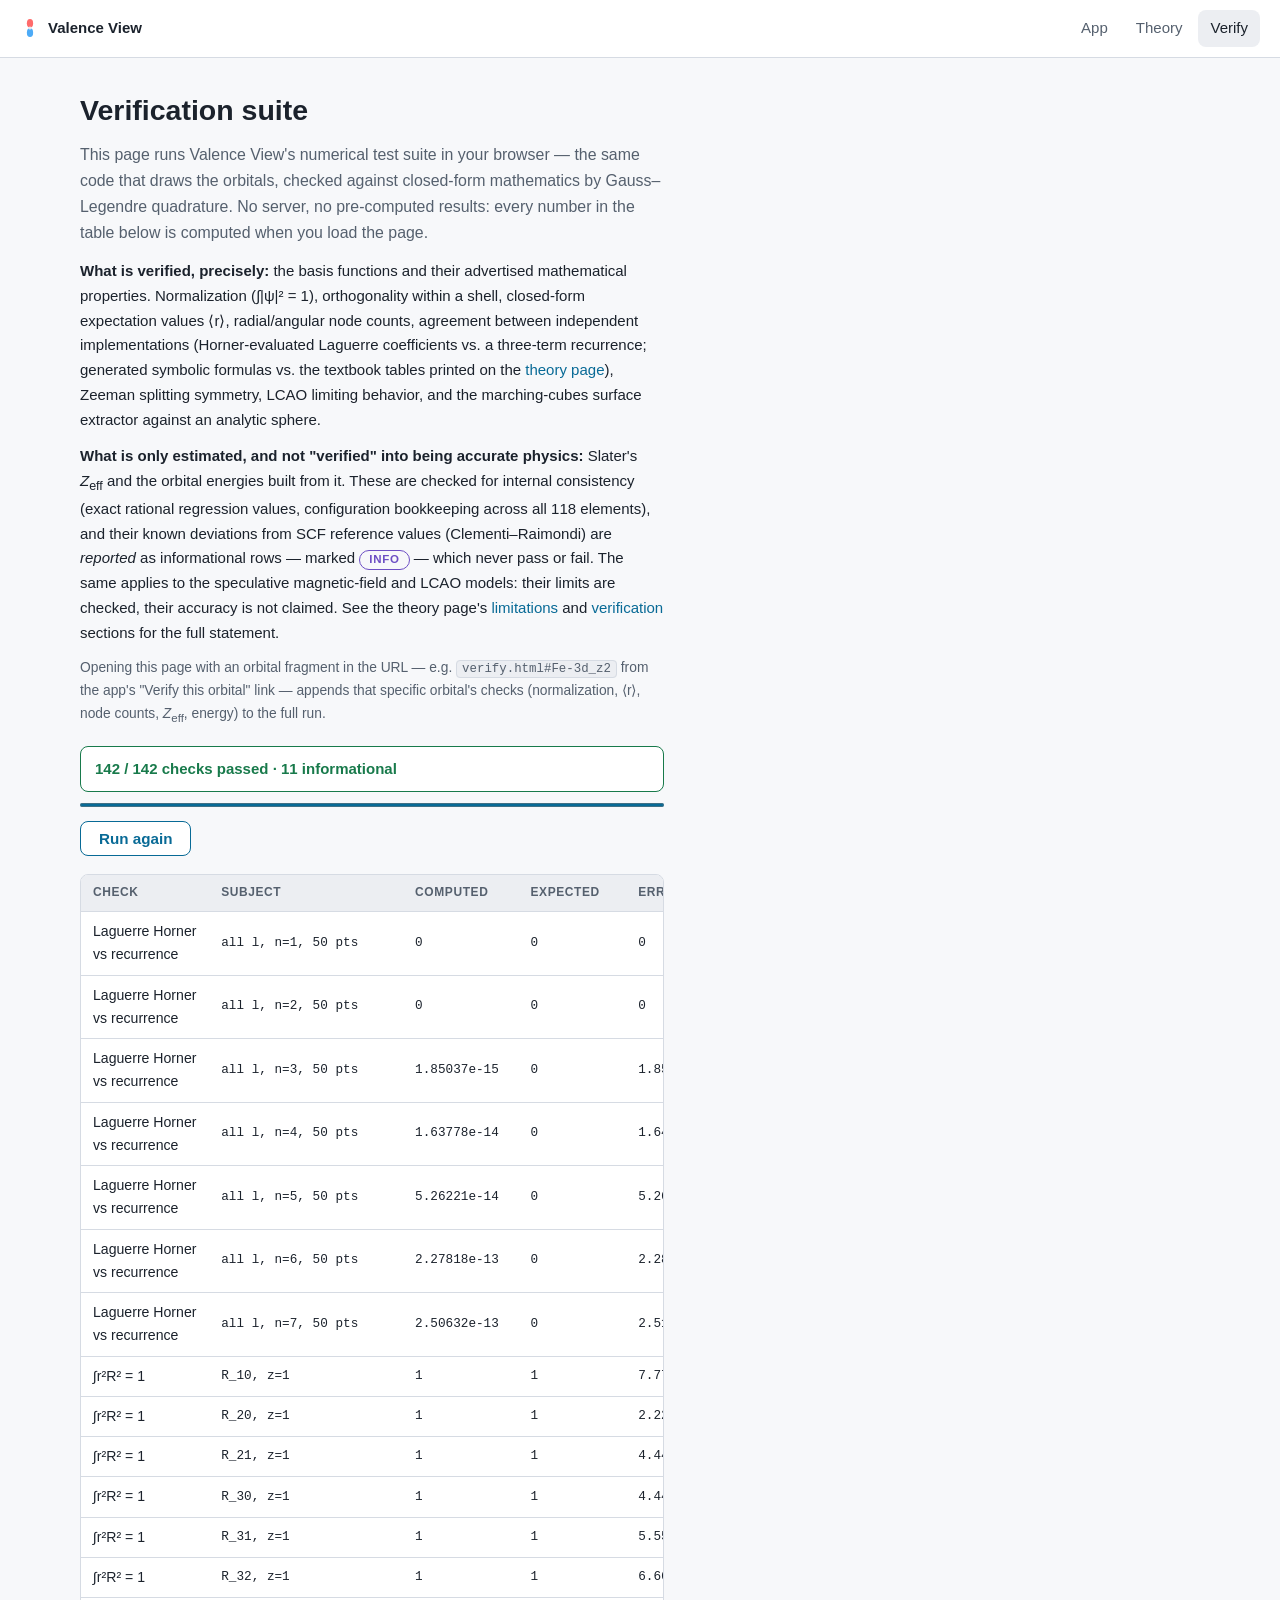
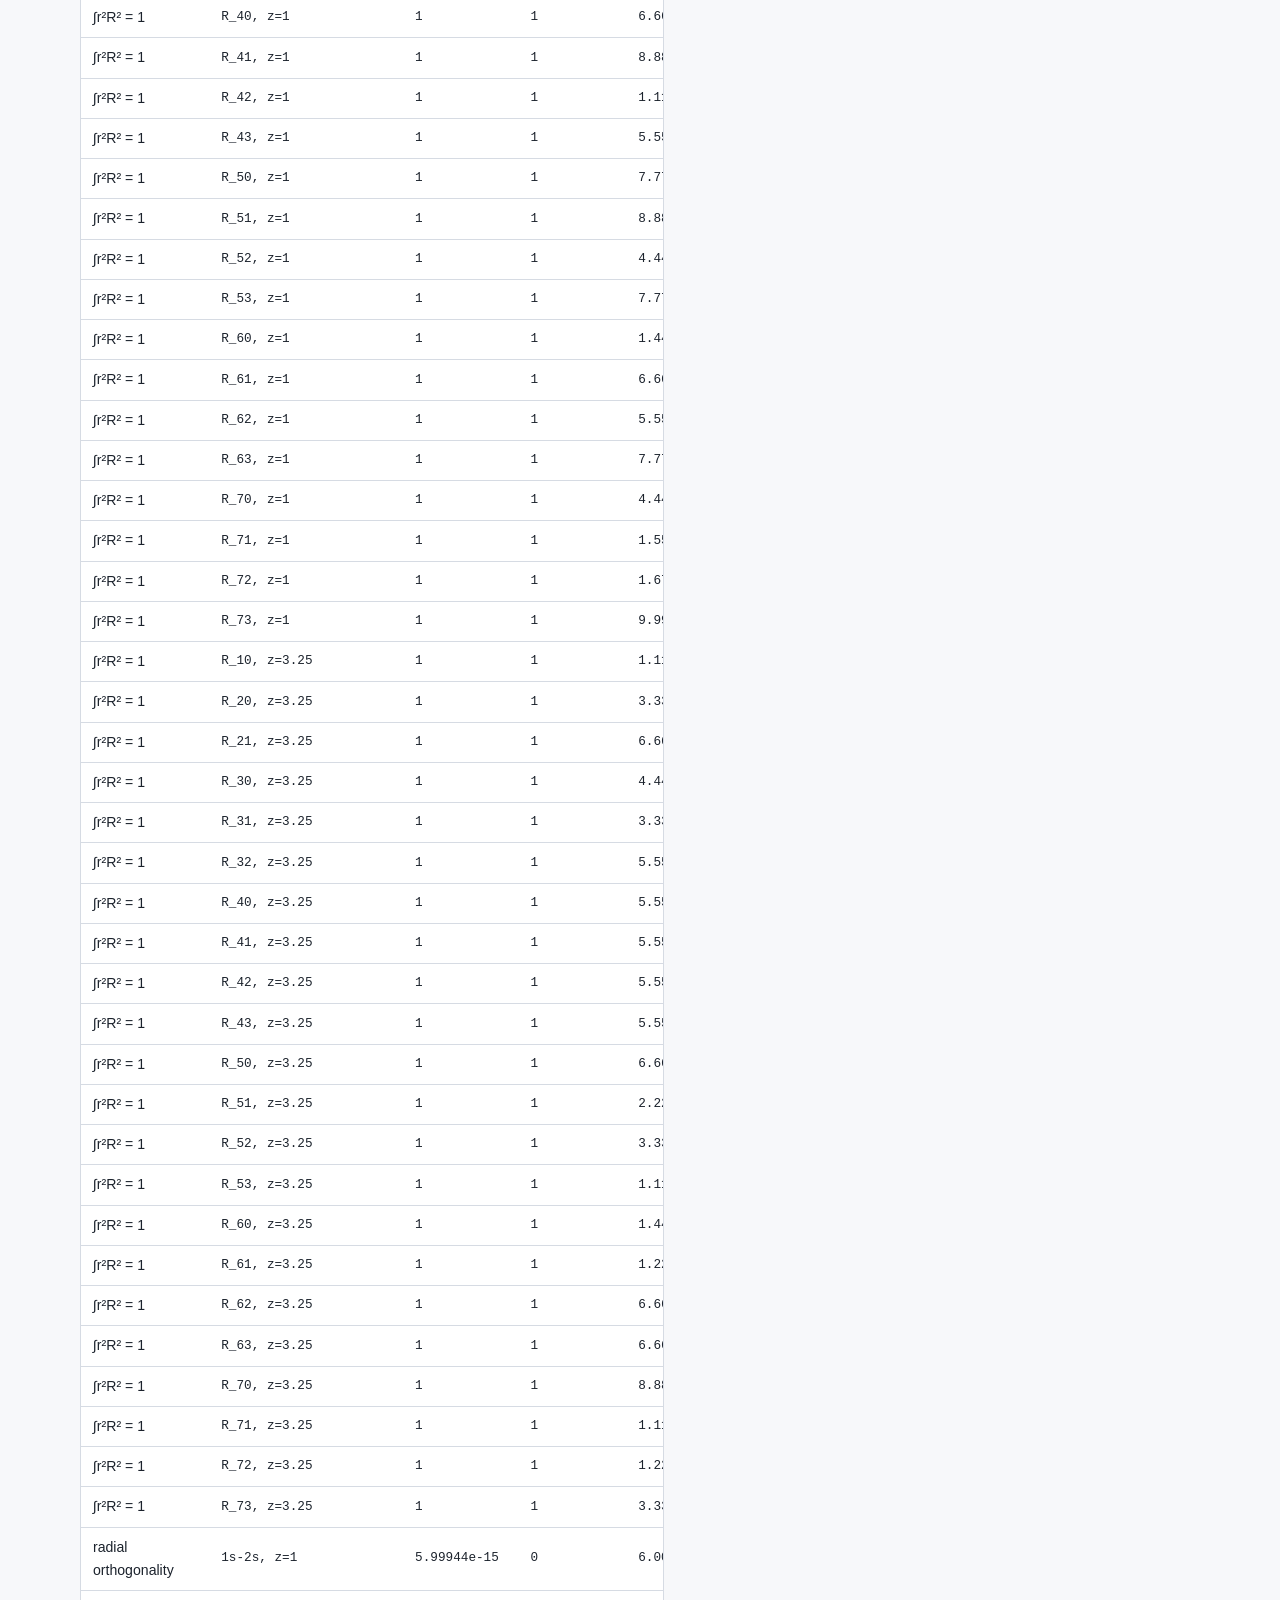
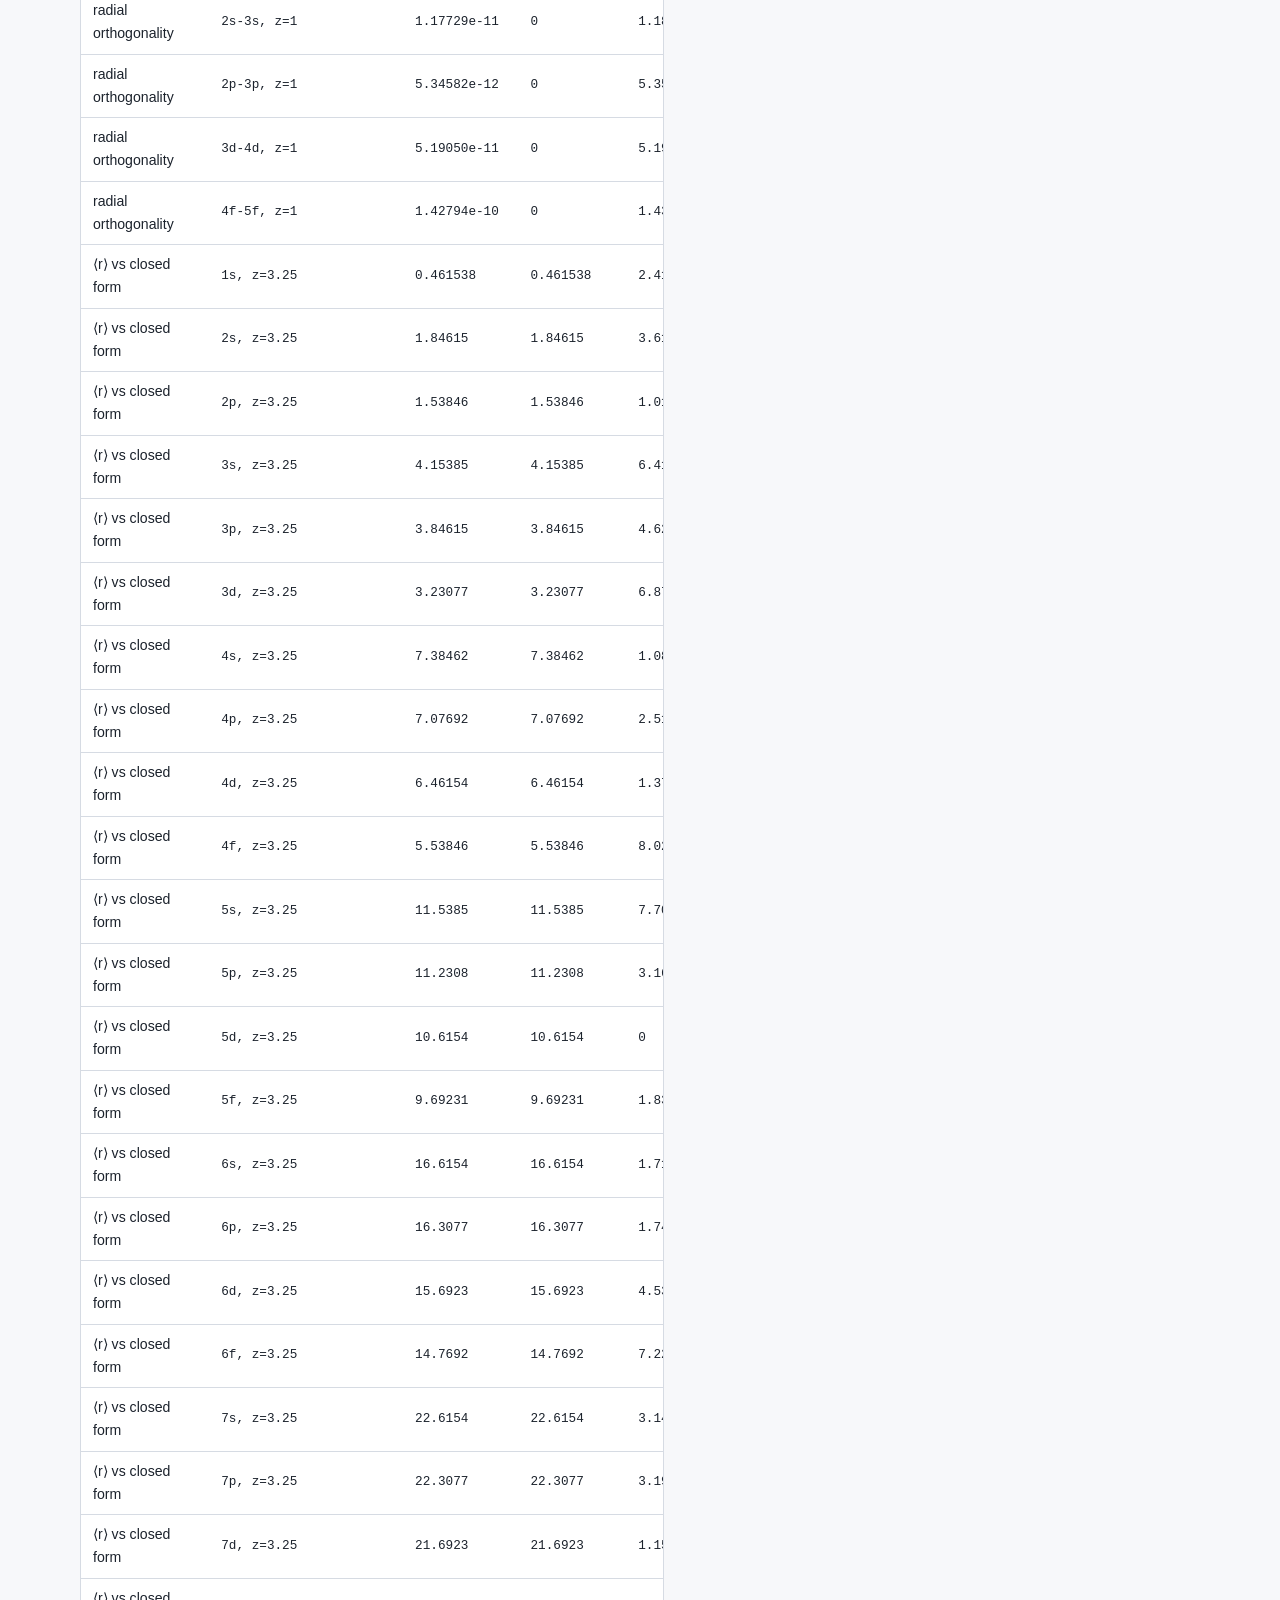
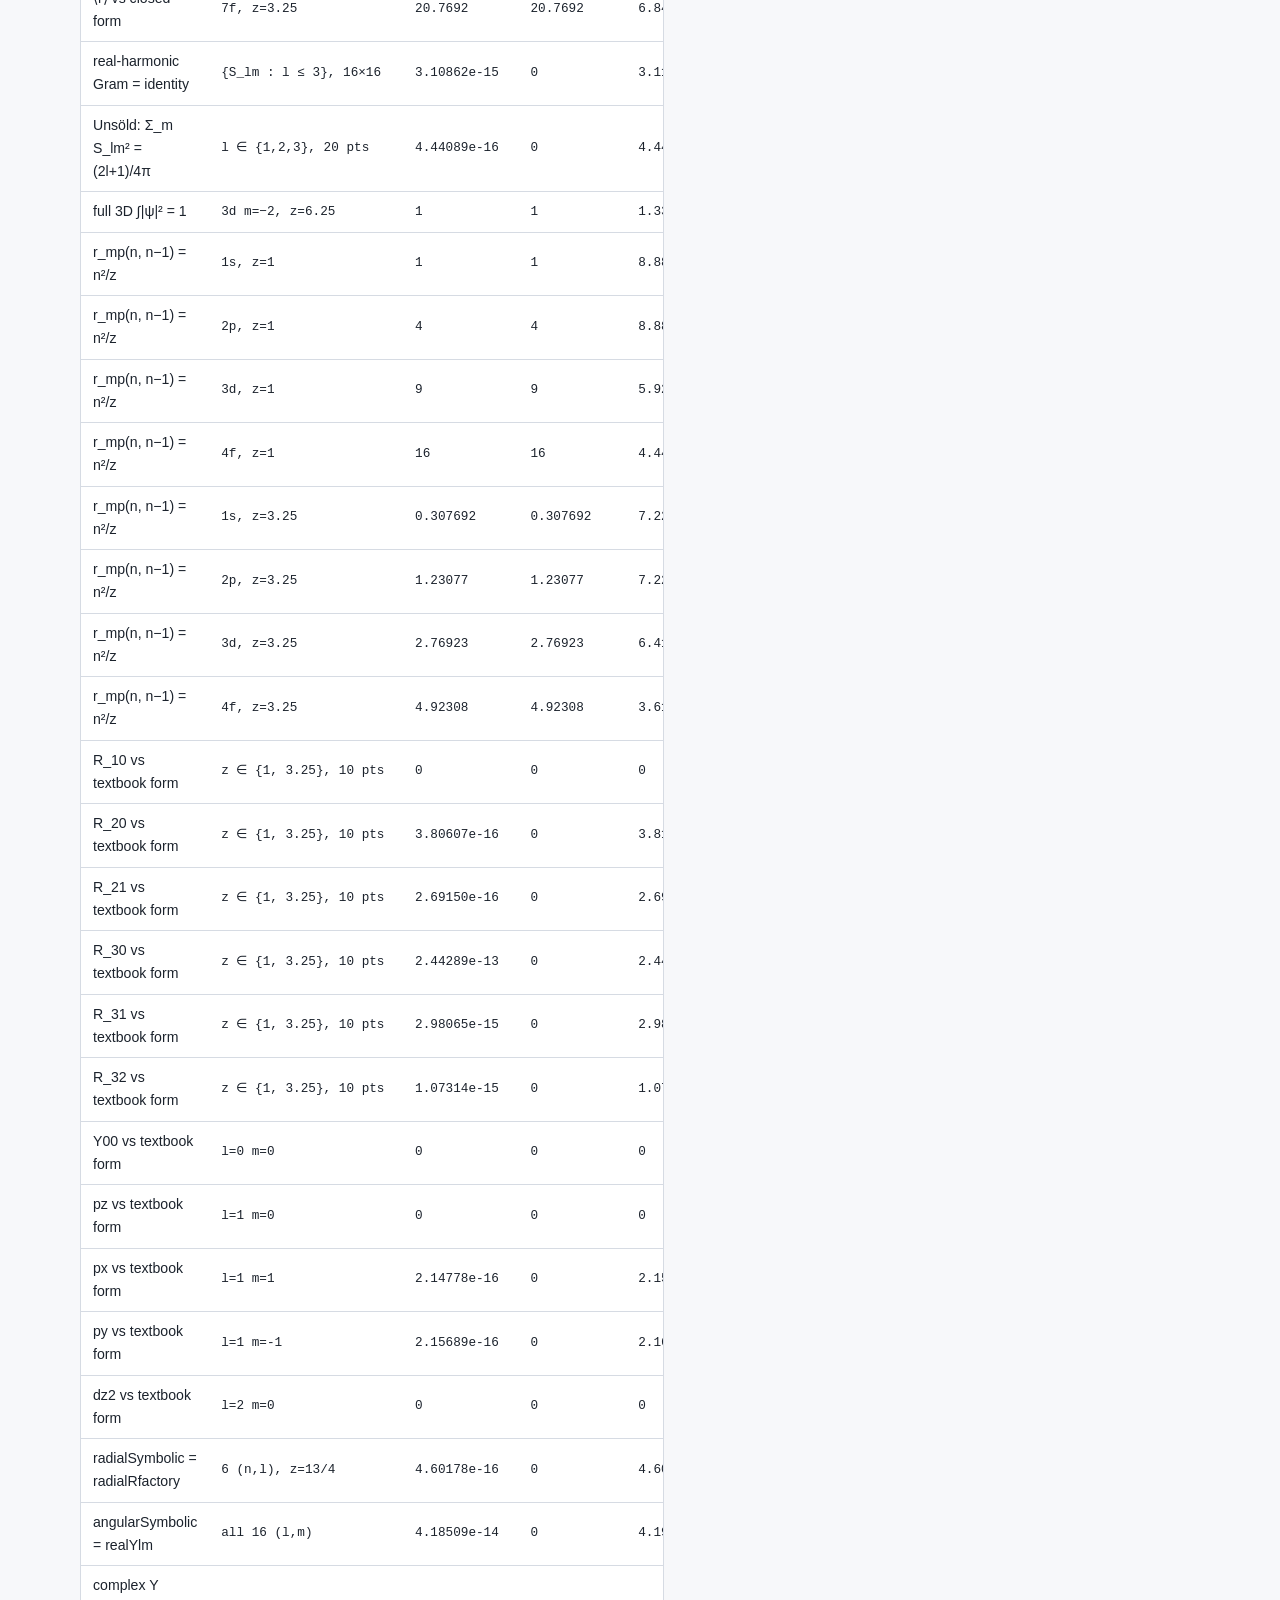
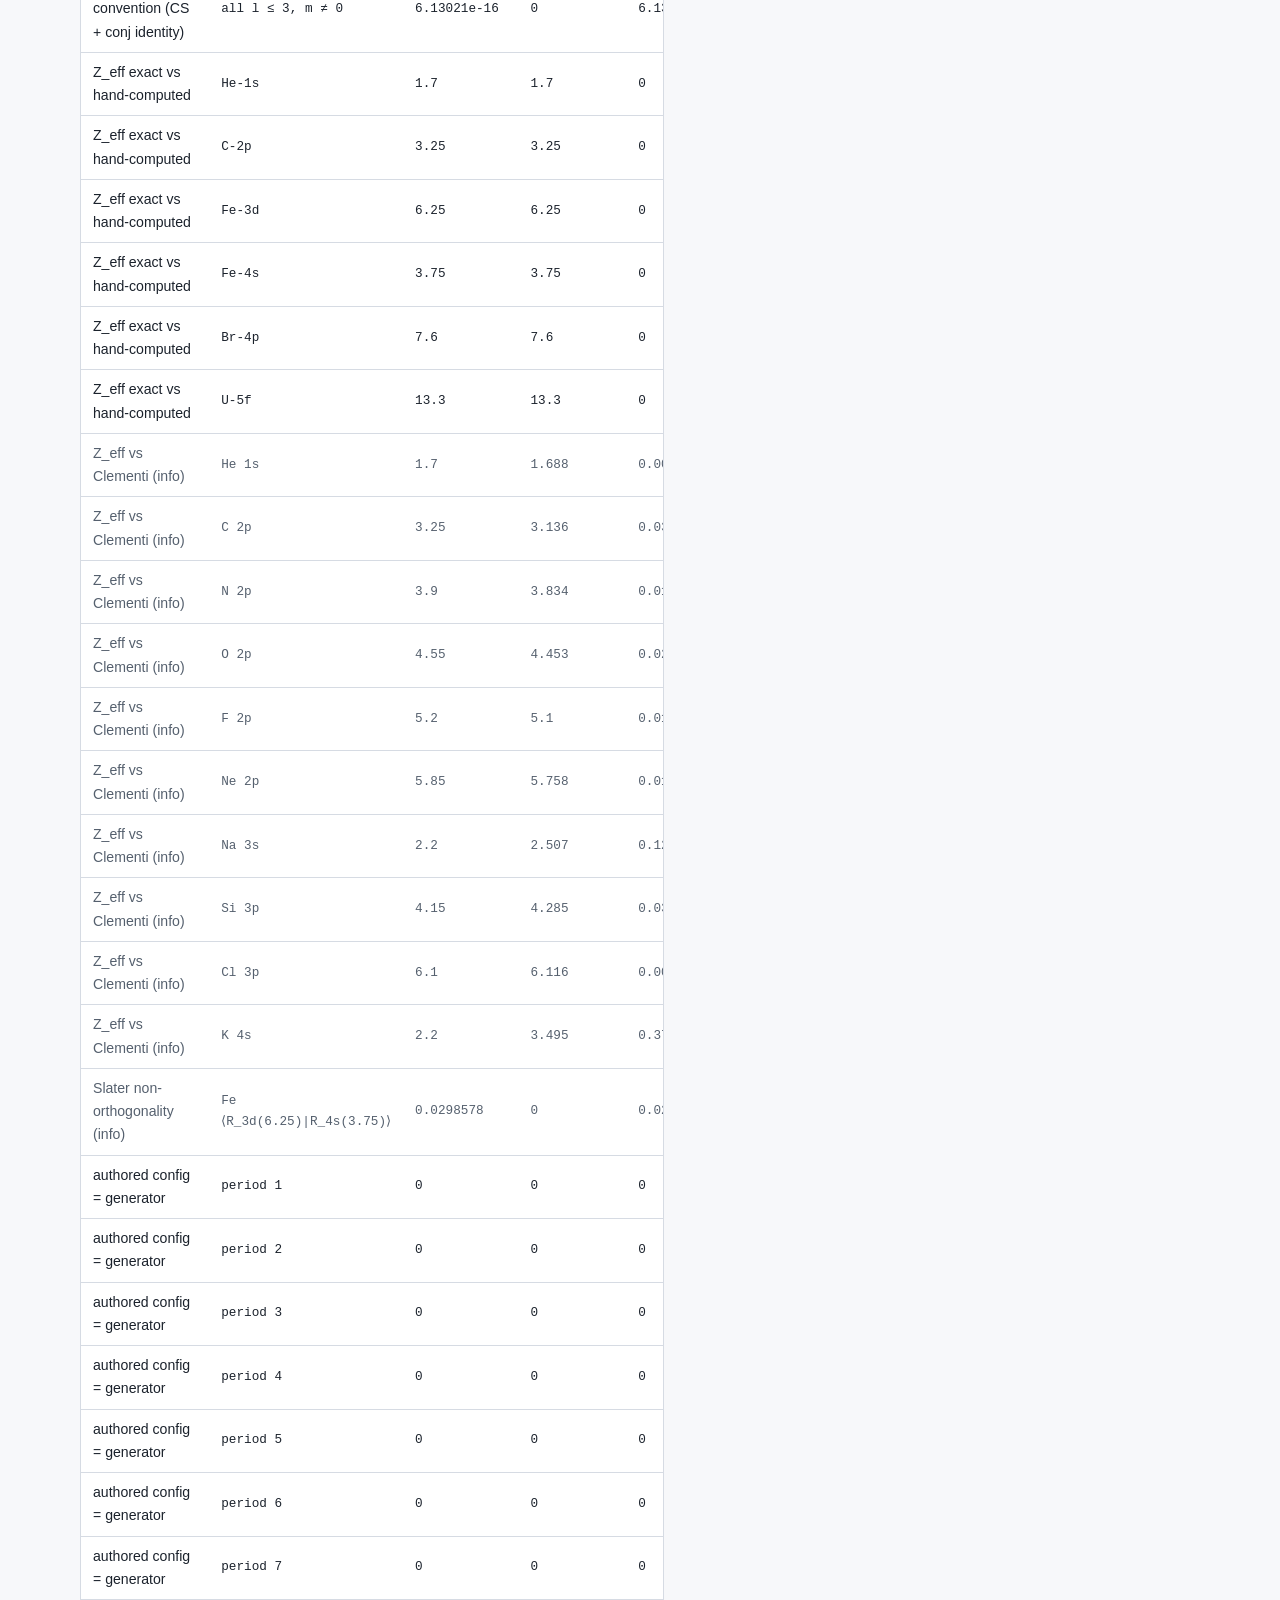
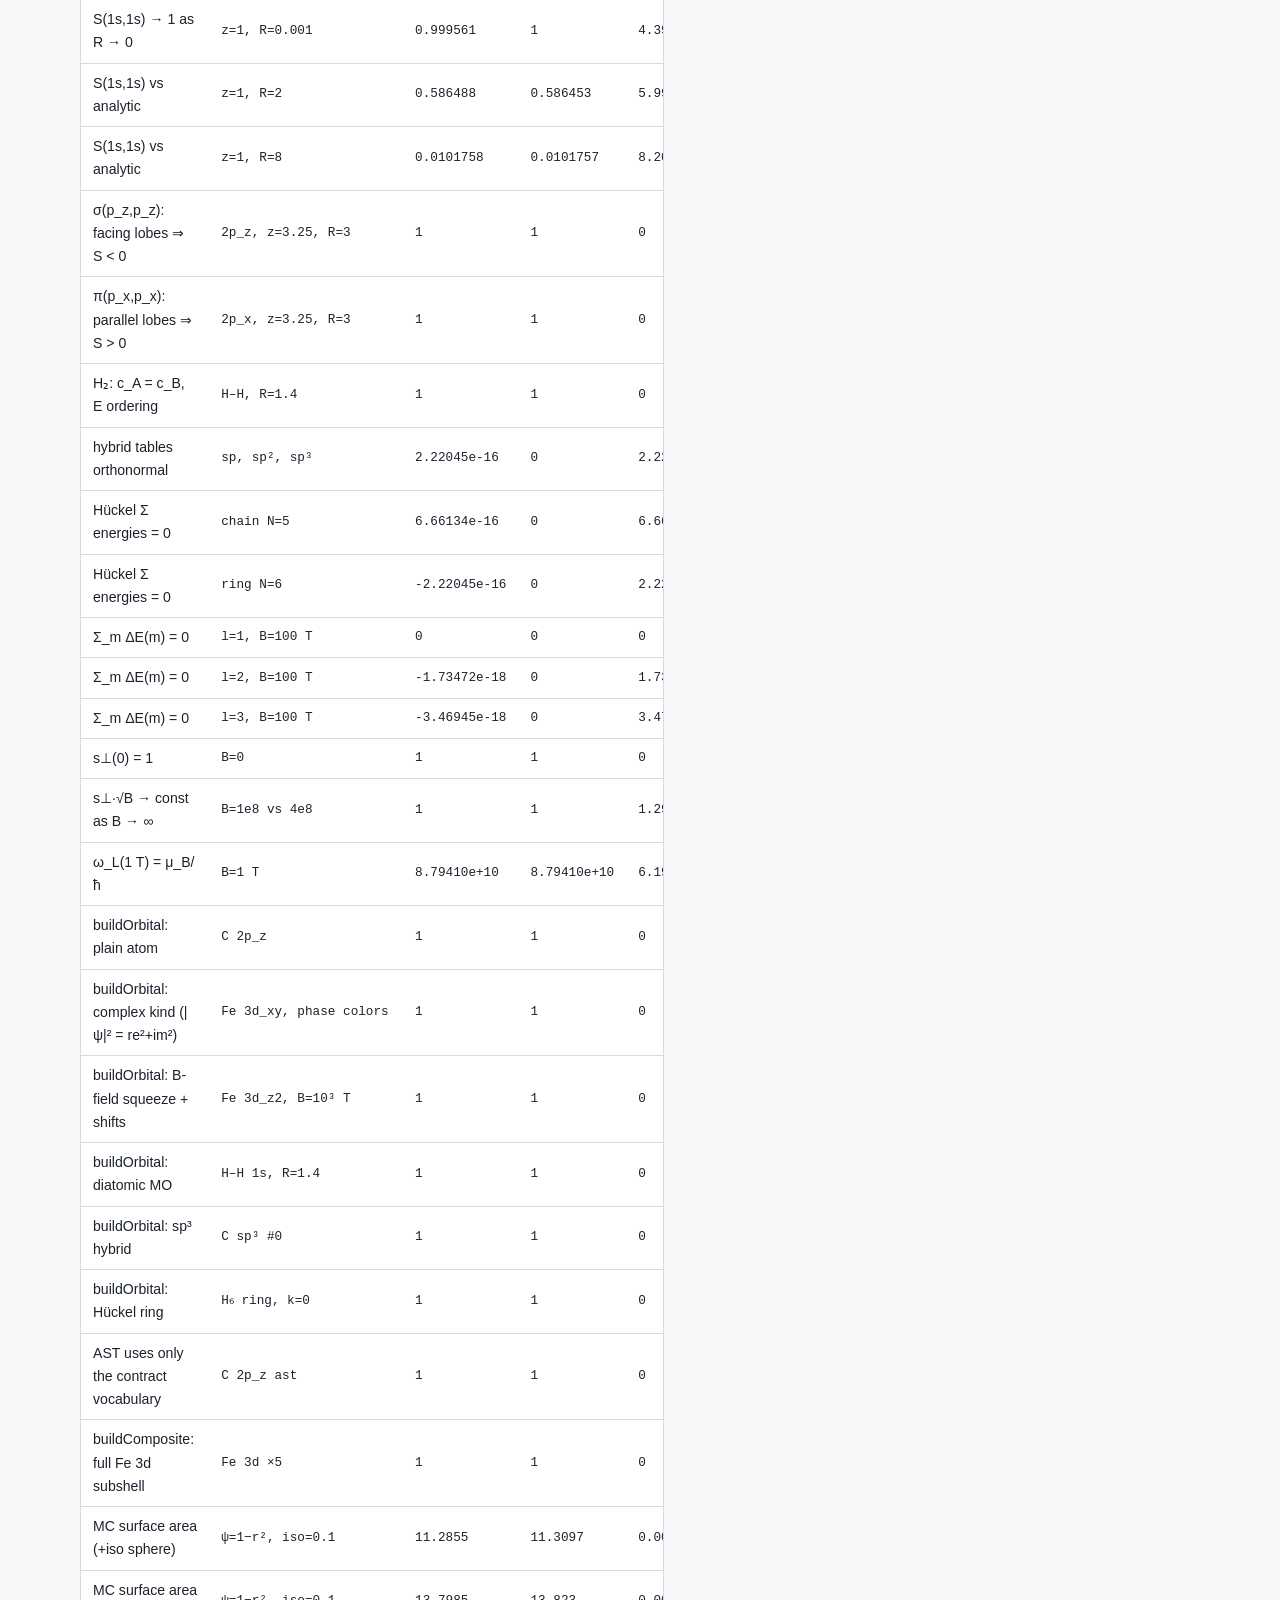
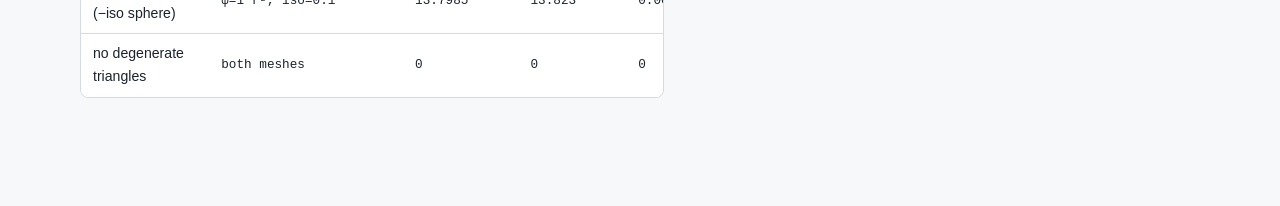
<file: docs/verify.html>
<!DOCTYPE html>
<html lang="en">
<head>
<meta charset="utf-8">
<meta name="viewport" content="width=device-width, initial-scale=1">
<meta name="description" content="In-browser numerical verification of Valence View's orbital mathematics: normalization, orthogonality, expectation values, node counts, symbolic-vs-numeric anchors, and honest informational checks of the Slater model's limits.">
<meta name="color-scheme" content="dark light">
<title>Verify — Valence View</title>
<link rel="icon" href="favicon.svg" type="image/svg+xml">
<link rel="stylesheet" href="css/base.css?v=1">
<link rel="stylesheet" href="css/article.css?v=1">
<script defer src="js/core/namespace.js?v=1"></script>
<script defer src="js/core/constants.js?v=1"></script>
<script defer src="js/core/frac.js?v=1"></script>
<script defer src="js/core/quadrature.js?v=1"></script>
<script defer src="js/core/special.js?v=1"></script>
<script defer src="js/core/elements-data.js?v=1"></script>
<script defer src="js/core/slater.js?v=1"></script>
<script defer src="js/core/hydrogenic.js?v=1"></script>
<script defer src="js/core/symbolic.js?v=1"></script>
<script defer src="js/core/derived.js?v=1"></script>
<script defer src="js/spec/magnetic.js?v=1"></script>
<script defer src="js/spec/lcao.js?v=1"></script>
<script defer src="js/render/mat.js?v=1"></script>
<script defer src="js/render/mc-tables.js?v=1"></script>
<script defer src="js/render/isosurface.js?v=1"></script>
<script defer src="js/core/verify.js?v=1"></script>
<script defer src="js/ui/verify-page.js?v=1"></script>
</head>
<body class="article-page">
<header class="site-header">
  <a class="brand" href="index.html"><img src="favicon.svg" alt="" width="20" height="20"> Valence View</a>
  <nav aria-label="Site">
    <a href="index.html">App</a><a href="theory.html">Theory</a><a aria-current="page" href="verify.html">Verify</a>
  </nav>
</header>

<div class="article-shell">
<main class="article">

<h1>Verification suite</h1>

<p class="lede">This page runs Valence View's numerical test suite in your
browser — the same code that draws the orbitals, checked against
closed-form mathematics by Gauss–Legendre quadrature. No server, no
pre-computed results: every number in the table below is computed when you
load the page.</p>

<p><strong>What is verified, precisely:</strong> the basis functions and
their advertised mathematical properties. Normalization
(∫|ψ|² = 1), orthogonality within a shell, closed-form expectation values
⟨r⟩, radial/angular node counts, agreement between independent
implementations (Horner-evaluated Laguerre coefficients vs. a three-term
recurrence; generated symbolic formulas vs. the textbook tables printed on
the <a href="theory.html">theory page</a>), Zeeman splitting symmetry, LCAO
limiting behavior, and the marching-cubes surface extractor against an
analytic sphere.</p>

<p><strong>What is only estimated, and not "verified" into being accurate
physics:</strong> Slater's <i>Z</i><sub>eff</sub> and the orbital energies
built from it. These are checked for internal consistency (exact rational
regression values, configuration bookkeeping across all 118 elements), and
their known deviations from SCF reference values (Clementi–Raimondi) are
<em>reported</em> as informational rows — marked
<span class="badge info">Info</span> — which never pass or fail. The same
applies to the speculative magnetic-field and LCAO models: their limits are
checked, their accuracy is not claimed. See the theory page's
<a href="theory.html#slater">limitations</a> and
<a href="theory.html#verification">verification</a> sections for the full
statement.</p>

<p id="verify-note">Opening this page with an orbital fragment in the URL —
e.g. <code>verify.html#Fe-3d_z2</code> from the app's "Verify this orbital"
link — appends that specific orbital's checks (normalization, ⟨r⟩, node
counts, <i>Z</i><sub>eff</sub>, energy) to the full run.</p>

<noscript><p><strong>JavaScript is disabled.</strong> The verification
suite is computed live in your browser and cannot run without it. The
mathematics being tested is described on the
<a href="theory.html">theory page</a>, which is fully readable without
JavaScript.</p></noscript>

<div id="verify-status" role="status">Idle — the suite starts automatically.</div>
<progress id="verify-progress" max="1" value="0" aria-label="Verification progress"></progress>
<div class="verify-toolbar">
  <button id="verify-run" type="button" class="btn">Run all checks</button>
</div>

<div class="table-wrap">
<table id="verify-table">
  <thead>
    <tr>
      <th scope="col">Check</th>
      <th scope="col">Subject</th>
      <th scope="col">Computed</th>
      <th scope="col">Expected</th>
      <th scope="col">Error</th>
      <th scope="col">Tol</th>
      <th scope="col">Result</th>
    </tr>
  </thead>
  <tbody id="verify-tbody"></tbody>
</table>
</div>

</main>
</div>
</body>
</html>
</file>
<file: docs/css/base.css>
/* Valence View — base.css: design tokens (contracts.md §11), reset,
 * typography, shared badges. Dark default; light via prefers-color-scheme. */

:root {
  color-scheme: dark light;
  --bg: #0e1116;
  --bg-panel: #171b22;
  --bg-inset: #0a0d11;
  --text: #e6e9ee;
  --text-dim: #9aa3b2;
  --border: #2a313c;
  --accent: #4cc9f0;
  --accent-2: #b18aff;
  --pos-lobe: #ff6b6b;
  --neg-lobe: #4dabf7;
  --warn: #f0b429;
  --pass: #2fbf71;
  --fail: #ef476f;
  --cat-alkali: #e07a5f;
  --cat-alkaline: #f2a65a;
  --cat-transition: #f4d35e;
  --cat-post-transition: #9bc1bc;
  --cat-metalloid: #84a98c;
  --cat-nonmetal: #52b788;
  --cat-halogen: #48cae4;
  --cat-noble: #a78bfa;
  --cat-lanthanide: #f28482;
  --cat-actinide: #d685ad;
  --radius: 8px;
  --gap: 12px;
  --font: -apple-system, "Segoe UI", Roboto, "Helvetica Neue", Arial, sans-serif;
  --mono: ui-monospace, SFMono-Regular, Menlo, Consolas, monospace;
}

@media (prefers-color-scheme: light) {
  :root {
    --bg: #f7f8fa;
    --bg-panel: #ffffff;
    --bg-inset: #eceef2;
    --text: #1b222c;
    --text-dim: #55606e;
    --border: #d6dbe3;
    --accent: #086a96;
    --accent-2: #6d4fc4;
    --pos-lobe: #d64545;
    --neg-lobe: #2b7cd3;
    --warn: #815a00;
    --pass: #187a4b;
    --fail: #c22b52;
  }
}

/* ---- reset & typography ---- */

*, *::before, *::after { box-sizing: border-box; }

html { -webkit-text-size-adjust: 100%; }

body {
  margin: 0;
  background: var(--bg);
  color: var(--text);
  font: 15px/1.5 var(--font);
}

h1, h2, h3, h4 {
  margin: 0 0 0.4em;
  line-height: 1.25;
  font-weight: 650;
}

h2 { font-size: 1.05rem; }
h3 { font-size: 0.95rem; }

p { margin: 0.4em 0; }

a { color: var(--accent); text-decoration: none; }
a:hover { text-decoration: underline; }

code, pre, output {
  font-family: var(--mono);
  font-size: 0.9em;
}

button, input, select {
  font: inherit;
  color: inherit;
}

button { cursor: pointer; }

select, button {
  background: var(--bg-inset);
  border: 1px solid var(--border);
  border-radius: calc(var(--radius) / 2);
  padding: 4px 8px;
}

button:hover, select:hover { border-color: var(--text-dim); }

:focus-visible {
  outline: 2px solid var(--accent);
  outline-offset: 2px;
}

[hidden] { display: none !important; }

img, canvas { max-width: 100%; }

@media (prefers-reduced-motion: reduce) {
  * { transition: none !important; animation: none !important; scroll-behavior: auto !important; }
}

/* ---- shared utility classes (PAGES relies on these by name) ---- */

.visually-hidden {
  position: absolute !important;
  width: 1px; height: 1px;
  margin: -1px; padding: 0; border: 0;
  clip-path: inset(50%);
  overflow: hidden;
  white-space: nowrap;
}

.visually-hidden-focusable {
  position: absolute;
  left: 8px; top: 8px;
  z-index: 100;
  padding: 6px 12px;
  background: var(--bg-panel);
  border: 1px solid var(--accent);
  border-radius: var(--radius);
  transform: translateY(-200%);
}
.visually-hidden-focusable:focus {
  transform: none;
}

.badge-spec {
  display: inline-block;
  font: 600 0.68rem/1 var(--font);
  letter-spacing: 0.08em;
  text-transform: uppercase;
  border: 1px solid var(--warn);
  color: var(--warn);
  border-radius: 999px;
  padding: 2px 8px;
  vertical-align: middle;
}

.badge {
  display: inline-block;
  font: 700 0.72rem/1 var(--font);
  letter-spacing: 0.05em;
  border-radius: 999px;
  padding: 3px 9px;
}
.badge.pass { color: var(--pass); border: 1px solid var(--pass); }
.badge.fail { color: var(--fail); border: 1px solid var(--fail); }

/* ---- MathML fallback ---- */

math { font-size: 1.05em; }

.formula-ascii { display: none; }

html.no-mathml math { display: none; }
html.no-mathml .formula-ascii {
  display: block;
  padding: 6px 8px;
  background: var(--bg-inset);
  border-radius: calc(var(--radius) / 2);
  overflow-x: auto;
}
</file>
<file: docs/css/layout.css>
/* Valence View — layout.css: site header/nav, app grid, responsive
 * breakpoints 1200 / 800 / 480 (spec-app §4.2 as amended: no Both tab). */

/* ---- shared header (also used by theory/verify pages) ---- */

.site-header {
  display: flex;
  align-items: center;
  gap: var(--gap);
  padding: 8px var(--gap);
  background: var(--bg-panel);
  border-bottom: 1px solid var(--border);
}

.brand {
  display: inline-flex;
  align-items: center;
  gap: 8px;
  font-weight: 700;
  font-size: 1.05rem;
  color: var(--text);
}
.brand:hover { text-decoration: none; }
.brand img { display: block; }

.site-header nav {
  margin-left: auto;
  display: flex;
  gap: 4px;
}

.site-header nav a {
  padding: 5px 12px;
  border-radius: 999px;
  color: var(--text-dim);
}
.site-header nav a:hover {
  color: var(--text);
  text-decoration: none;
  background: var(--bg-inset);
}
.site-header nav a[aria-current="page"] {
  color: var(--accent);
  background: var(--bg-inset);
}

/* ---- app grid ---- */

.app-grid {
  display: grid;
  grid-template-columns: clamp(300px, 24vw, 400px) minmax(0, 1fr) 300px;
  gap: var(--gap);
  padding: var(--gap);
  align-items: start;
  max-width: 1900px;
  margin: 0 auto;
}

#picker-col, #controls-col {
  display: flex;
  flex-direction: column;
  gap: var(--gap);
  min-width: 0;
}

#viz-col {
  display: flex;
  flex-direction: column;
  gap: var(--gap);
  min-width: 0;
}

/* canvas containers are sized by CSS before JS runs (no CLS) */
.viz-panel {
  position: relative;
  aspect-ratio: 4 / 3;
  max-height: 70vh;
  border: 1px solid var(--border);
  border-radius: var(--radius);
  overflow: hidden;
  background: var(--bg-panel);
}

/* additive blending needs a dark ground: the 3D panel is dark in BOTH themes */
#viz-3d { background: #0b0e14; }

#scene-host {
  position: absolute;
  inset: 0;
}
#scene-host canvas {
  width: 100%;
  height: 100%;
  display: block;
  touch-action: none;
}

#viz-2d {
  display: flex;
  flex-direction: column;
}

#plot2d-host {
  flex: 1;
  min-height: 0;
  display: flex;
  flex-direction: column;
  padding: 4px;
}

/* ---- 800–1199: two columns, controls become a row below viz ---- */

@media (max-width: 1199px) {
  .app-grid {
    grid-template-columns: clamp(280px, 34vw, 380px) minmax(0, 1fr);
  }
  #controls-col {
    grid-column: 1 / -1;
    display: grid;
    grid-template-columns: repeat(auto-fit, minmax(220px, 1fr));
    align-items: start;
  }
}

/* ---- <800: single column; order via display:contents on #viz-col ---- */

@media (max-width: 799px) {
  .app-grid {
    display: flex;
    flex-direction: column;
  }
  #viz-col { display: contents; }
  #picker-col { order: 1; }
  #viz-tabs { order: 2; }
  #viz-3d { order: 3; }
  #viz-2d { order: 4; }
  #controls-col { order: 5; display: flex; }
  #info-panel { order: 6; }

  .viz-panel {
    aspect-ratio: auto;
    height: min(70vw, 420px);
  }
}

/* ---- <480: tighten ---- */

@media (max-width: 479px) {
  .app-grid { padding: 8px; gap: 8px; }
  .site-header { padding: 6px 8px; }
  .site-header nav a { padding: 4px 8px; }
}
</file>
<file: docs/css/components.css>
/* Valence View — components.css: banners, periodic table, chips, tabs,
 * control groups, info panel, plot host, atom labels, fallback blocks. */

/* ---- banners ---- */

#speculative-banner {
  padding: 6px var(--gap);
  background: color-mix(in srgb, var(--warn) 14%, var(--bg));
  border-bottom: 1px solid var(--warn);
  color: var(--warn);
  font-size: 0.85rem;
  font-weight: 600;
  letter-spacing: 0.02em;
}
#speculative-banner a { color: inherit; text-decoration: underline; }

#error-banner {
  padding: 8px var(--gap);
  background: color-mix(in srgb, var(--fail) 16%, var(--bg));
  border-bottom: 1px solid var(--fail);
  color: var(--text);
  font-size: 0.9rem;
  font-weight: 600;
}

.noscript-block {
  margin: var(--gap);
  padding: var(--gap);
  border: 1px solid var(--warn);
  border-radius: var(--radius);
  background: var(--bg-panel);
}

/* ---- element select + common strip ---- */

#element-select { width: 100%; padding: 6px 8px; }

#common-strip {
  display: flex;
  flex-wrap: wrap;
  gap: 4px;
}

.cs-btn {
  display: flex;
  flex-direction: column;
  align-items: center;
  min-width: 44px;
  padding: 4px 6px;
  line-height: 1.15;
  border: 1px solid var(--border);
  background: var(--bg-panel);
}
.cs-btn b { font-size: 0.95rem; }
.cs-btn span { font-size: 0.62rem; color: var(--text-dim); }
.cs-btn.selected {
  border-color: var(--accent);
  outline: 1px solid var(--accent);
}

/* ---- periodic table ---- */

#ptable-wrap summary {
  cursor: pointer;
  font-weight: 600;
  padding: 4px 0;
}

.ptable-scroll { overflow-x: auto; }

#ptable {
  display: grid;
  grid-template-columns: repeat(18, minmax(15px, 1fr));
  grid-template-rows: repeat(7, auto) 10px repeat(2, auto);
  gap: 2px;
  min-width: 340px;
}

/* ARIA row wrappers — cells place themselves on the #ptable grid */
.pt-row { display: contents; }

.pt-cell {
  padding: 0;
  aspect-ratio: 1;
  min-width: 15px;
  font-size: 0.62rem;
  font-weight: 500;
  line-height: 1;
  text-align: center;
  border-radius: 3px;
  background: var(--bg-panel);
  border: 1px solid var(--border);
  color: var(--text);
  transition: transform 80ms ease;
}

.pt-cell.cat-alkali          { background: color-mix(in srgb, var(--cat-alkali) 22%, var(--bg-panel)); border-color: var(--cat-alkali); }
.pt-cell.cat-alkaline        { background: color-mix(in srgb, var(--cat-alkaline) 22%, var(--bg-panel)); border-color: var(--cat-alkaline); }
.pt-cell.cat-transition      { background: color-mix(in srgb, var(--cat-transition) 22%, var(--bg-panel)); border-color: var(--cat-transition); }
.pt-cell.cat-post-transition { background: color-mix(in srgb, var(--cat-post-transition) 22%, var(--bg-panel)); border-color: var(--cat-post-transition); }
.pt-cell.cat-metalloid       { background: color-mix(in srgb, var(--cat-metalloid) 22%, var(--bg-panel)); border-color: var(--cat-metalloid); }
.pt-cell.cat-nonmetal        { background: color-mix(in srgb, var(--cat-nonmetal) 22%, var(--bg-panel)); border-color: var(--cat-nonmetal); }
.pt-cell.cat-halogen         { background: color-mix(in srgb, var(--cat-halogen) 22%, var(--bg-panel)); border-color: var(--cat-halogen); }
.pt-cell.cat-noble           { background: color-mix(in srgb, var(--cat-noble) 22%, var(--bg-panel)); border-color: var(--cat-noble); }
.pt-cell.cat-lanthanide      { background: color-mix(in srgb, var(--cat-lanthanide) 22%, var(--bg-panel)); border-color: var(--cat-lanthanide); }
.pt-cell.cat-actinide        { background: color-mix(in srgb, var(--cat-actinide) 22%, var(--bg-panel)); border-color: var(--cat-actinide); }

.pt-cell.common {
  font-weight: 700;
  border-width: 2px;
  filter: saturate(1.4);
}

.pt-cell.selected {
  outline: 2px solid var(--accent);
  outline-offset: 1px;
  transform: scale(1.15);
  z-index: 2;
  position: relative;
}
@media (prefers-reduced-motion: reduce) {
  .pt-cell.selected { transform: none; }
}

.pt-marker {
  display: flex;
  align-items: center;
  justify-content: center;
  font-size: 0.5rem;
  color: var(--text-dim);
  border: 1px dashed var(--border);
  border-radius: 3px;
  aspect-ratio: 1;
}

/* ---- orbital picker chips ---- */

.picker-heading { margin-top: 4px; }

.picker-head {
  display: flex;
  align-items: baseline;
  justify-content: space-between;
  gap: 8px;
  flex-wrap: wrap;
}

.multi-toggle {
  display: inline-flex;
  align-items: center;
  gap: 6px;
  font-size: 0.8rem;
  color: var(--text-dim);
  cursor: pointer;
  user-select: none;
}
.multi-toggle input[type="checkbox"] {
  width: 16px;
  height: 16px;
  accent-color: var(--accent);
}
.multi-toggle:focus-within {
  outline: 2px solid var(--accent);
  outline-offset: 2px;
  border-radius: 3px;
}

.subshell-all {
  margin-left: 6px;
  padding: 0 8px;
  min-height: 22px;
  font-size: 0.72rem;
  font-weight: 400;
  border: 1px solid var(--border);
  border-radius: 999px;
  background: var(--bg-inset);
  color: var(--text-dim);
  cursor: pointer;
}
.subshell-all:hover {
  border-color: var(--text-dim);
  color: var(--text);
}

#orbital-picker fieldset {
  border: 1px solid var(--border);
  border-radius: var(--radius);
  margin: 0 0 8px;
  padding: 4px 8px 8px;
}

#orbital-picker legend {
  font-weight: 700;
  font-size: 0.9rem;
  padding: 0 4px;
}
.legend-occ {
  font-weight: 400;
  font-size: 0.78rem;
  color: var(--text-dim);
}

.chip-row {
  display: flex;
  flex-wrap: wrap;
  gap: 6px;
}

.chip {
  display: inline-flex;
  align-items: center;
  min-height: 32px;
  padding: 2px 10px;
  border: 1px solid var(--border);
  border-radius: 999px;
  background: var(--bg-inset);
  cursor: pointer;
  font-size: 0.85rem;
  user-select: none;
}
.chip input {
  position: absolute;
  opacity: 0;
  pointer-events: none;
}
.chip:hover { border-color: var(--text-dim); }
.chip.checked {
  border-color: var(--accent);
  background: color-mix(in srgb, var(--accent) 18%, var(--bg-inset));
}
.chip:focus-within {
  outline: 2px solid var(--accent);
  outline-offset: 2px;
}
.chip.chip-empty {
  border-style: dashed;
  color: var(--text-dim);
}
.chip sub, .chip sup { font-size: 0.7em; }

/* composite mode: a checked chip wears its component color (--chip-tint is
   set inline by the picker; index-stable with the 3D clouds and 2D series) */
.chip.chip-multi.checked {
  border-color: var(--chip-tint, var(--accent));
  background: color-mix(in srgb, var(--chip-tint, var(--accent)) 22%, var(--bg-inset));
}

/* ---- tabs ---- */

#viz-tabs {
  display: flex;
  gap: 4px;
}

.tab {
  padding: 6px 18px;
  border: 1px solid var(--border);
  border-radius: var(--radius) var(--radius) 0 0;
  background: var(--bg-inset);
  color: var(--text-dim);
  font-weight: 600;
}
.tab[aria-selected="true"] {
  background: var(--bg-panel);
  color: var(--accent);
  border-bottom-color: var(--bg-panel);
}

/* ---- control groups ---- */

.ctl-group {
  border: 1px solid var(--border);
  border-radius: var(--radius);
  background: var(--bg-panel);
  padding: 0 10px 8px;
}

.ctl-group summary {
  cursor: pointer;
  font-weight: 700;
  font-size: 0.9rem;
  padding: 8px 0;
  display: flex;
  align-items: center;
  gap: 8px;
}

.ctl-group[data-locked] {
  opacity: 0.55;
}
.ctl-group[data-locked] summary::after {
  content: "· locked";
  font-weight: 400;
  font-size: 0.75rem;
  color: var(--warn);
}

.ctl-body {
  display: flex;
  flex-direction: column;
  gap: 8px;
}

.ctl-row {
  display: flex;
  align-items: center;
  gap: 8px;
  flex-wrap: wrap;
}
.ctl-row > label:first-child,
.ctl-row > .ctl-label {
  flex: 0 0 84px;
  font-size: 0.82rem;
  color: var(--text-dim);
}
.ctl-row select { flex: 1; min-width: 0; }
.ctl-row input[type="range"] { flex: 1; min-width: 60px; }
.ctl-row output { font-size: 0.8rem; min-width: 48px; text-align: right; }

.ctl-check { flex-wrap: nowrap; }
.ctl-check label {
  flex: 1 !important;
  color: var(--text) !important;
  font-size: 0.85rem !important;
}
.ctl-check input[type="checkbox"] {
  width: 16px;
  height: 16px;
  accent-color: var(--accent);
}

.radio-row {
  display: flex;
  gap: 6px;
  flex-wrap: wrap;
  flex: 1;
}
.radio-chip {
  display: inline-flex;
  align-items: center;
  padding: 3px 10px;
  min-height: 28px;
  border: 1px solid var(--border);
  border-radius: 999px;
  background: var(--bg-inset);
  font-size: 0.8rem;
  cursor: pointer;
}
.radio-chip input { position: absolute; opacity: 0; pointer-events: none; }
.radio-chip:has(input:checked) {
  border-color: var(--accent);
  background: color-mix(in srgb, var(--accent) 18%, var(--bg-inset));
}
.radio-chip:focus-within { outline: 2px solid var(--accent); outline-offset: 2px; }
.radio-chip.is-disabled { opacity: 0.45; cursor: not-allowed; }

.sub-group {
  display: flex;
  flex-direction: column;
  gap: 8px;
  border-left: 2px solid var(--border);
  padding-left: 8px;
}

.ctl-note {
  font-size: 0.75rem;
  color: var(--text-dim);
  margin: 0;
}

#anim-toggle {
  min-width: 84px;
  min-height: 40px;
}
#anim-toggle[aria-pressed="true"] {
  border-color: var(--accent);
  color: var(--accent);
}

.readout-block {
  display: flex;
  flex-direction: column;
  gap: 2px;
  font-size: 0.78rem;
}
.readout-label { color: var(--text-dim); font-weight: 600; }
.readout-val { font-family: var(--mono); }
.readout-val em { color: var(--text-dim); font-style: normal; }

/* ---- 2D plot bar & host ---- */

.plot2d-bar {
  display: flex;
  align-items: center;
  gap: 8px;
  padding: 6px 8px;
  border-bottom: 1px solid var(--border);
  font-size: 0.82rem;
}
.plot2d-bar label { color: var(--text-dim); }
.plot2d-bar select { max-width: 200px; }

.plot2d-canvas {
  width: 100%;
  flex: 1;
  min-height: 0;
  display: block;
}

/* ---- info panel ---- */

#info-panel {
  border: 1px solid var(--border);
  border-radius: var(--radius);
  background: var(--bg-panel);
  padding: var(--gap);
}

.info-block { margin-bottom: var(--gap); }
.info-block:last-child { margin-bottom: 0; }
.info-block .sym { color: var(--text-dim); font-weight: 400; }

.info-dl {
  display: grid;
  grid-template-columns: minmax(120px, auto) 1fr;
  gap: 2px 12px;
  margin: 4px 0 0;
  font-size: 0.85rem;
}
.info-dl dt { color: var(--text-dim); }
.info-dl dd { margin: 0; font-family: var(--mono); font-size: 0.82rem; }

code.config {
  display: block;
  padding: 5px 8px;
  margin: 3px 0;
  background: var(--bg-inset);
  border-radius: calc(var(--radius) / 2);
  overflow-x: auto;
  white-space: nowrap;
}
code.config mark.val {
  background: color-mix(in srgb, var(--accent) 25%, transparent);
  color: var(--accent);
  border-radius: 3px;
  padding: 0 2px;
}

.note-predicted {
  font-size: 0.78rem;
  color: var(--warn);
}

/* composite legend (one entry per selected orbital) */
.comp-legend {
  list-style: none;
  margin: 6px 0 0;
  padding: 0;
  display: flex;
  flex-direction: column;
  gap: 4px;
  font-size: 0.85rem;
}
.comp-legend li {
  display: flex;
  align-items: baseline;
  gap: 8px;
  flex-wrap: wrap;
}
.comp-swatch {
  flex: none;
  align-self: center;
  width: 10px;
  height: 10px;
  border-radius: 3px;
  border: 1px solid var(--border);
}
.comp-legend .comp-label { font-weight: 600; }
.comp-legend .comp-meta {
  color: var(--text-dim);
  font-family: var(--mono);
  font-size: 0.78rem;
}

.formula-scroll {
  overflow-x: auto;
  padding: 6px 0;
}

.info-spec {
  border: 1px solid var(--warn);
  border-radius: var(--radius);
  background: color-mix(in srgb, var(--warn) 8%, var(--bg-panel));
  padding: 8px 10px;
  font-size: 0.85rem;
}
.info-spec ul { margin: 4px 0; padding-left: 18px; }

#info-links {
  display: flex;
  gap: 14px;
  flex-wrap: wrap;
  font-size: 0.85rem;
}

/* ---- 3D scene overlays ---- */

.vv-atom-label {
  position: absolute;
  transform: translate(-50%, -150%);
  pointer-events: none;
  font: 600 12px/1 var(--font);
  color: #e6e9ee;               /* 3D panel is always dark */
  text-shadow: 0 1px 3px rgba(0, 0, 0, 0.9);
  white-space: nowrap;
}

#webgl-fallback {
  position: absolute;
  inset: 0;
  display: flex;
  align-items: center;
  justify-content: center;
  padding: var(--gap);
  background: var(--bg-panel);
  text-align: center;
}
#webgl-fallback p { max-width: 42ch; color: var(--text); }

/* ---- guided tour: header button + floating non-modal card ---- */

/* the nav Tour button is a real <button> dressed as a nav link */
.site-header nav #start-tour {
  padding: 5px 12px;
  border: none;
  border-radius: 999px;
  background: none;
  color: var(--text-dim);
  font: inherit;
  line-height: inherit;
}
.site-header nav #start-tour:hover {
  color: var(--text);
  background: var(--bg-inset);
}

#viz-col { position: relative; } /* anchor for the floating tour card */

#tour-card {
  position: absolute;
  left: 8px;
  top: 60px; /* fallback; tour.js repositions over the visible viz panel */
  z-index: 30; /* above the canvas panels, below nothing critical */
  max-width: 24rem;
  padding: var(--gap);
  background: var(--bg-panel);
  border: 1px solid var(--border);
  border-radius: var(--radius);
  box-shadow: 0 8px 28px rgba(0, 0, 0, 0.45);
}
#tour-card:focus { outline: none; } /* programmatic focus target (tabindex=-1) */
#tour-card:focus-visible { outline: 2px solid var(--accent); outline-offset: 2px; }

#tour-title {
  margin: 0 0 4px;
  font-size: 1rem;
}

.tour-body {
  font-size: 0.88rem;
  color: var(--text);
}
.tour-body a { text-decoration: underline; }

.tour-dots {
  display: flex;
  gap: 6px;
  margin: 10px 0 0;
}
.tour-dot {
  width: 8px;
  height: 8px;
  border-radius: 50%;
  background: var(--border);
}
.tour-dot.active { background: var(--accent); }

.tour-actions {
  display: flex;
  align-items: center;
  gap: 8px;
  margin-top: 10px;
}
#tour-back, #tour-next {
  min-width: 72px;
  min-height: 32px;
}
#tour-back:focus-visible, #tour-next:focus-visible, #tour-skip:focus-visible {
  outline: 2px solid var(--accent);
  outline-offset: 2px;
}
#tour-next {
  border-color: var(--accent);
  color: var(--accent);
  font-weight: 600;
}
#tour-back:disabled {
  opacity: 0.45;
  cursor: not-allowed;
}
#tour-skip {
  margin-right: auto;
  padding: 4px 6px;
  border-color: transparent;
  background: none;
  color: var(--text-dim);
}
#tour-skip:hover {
  color: var(--text);
  text-decoration: underline;
}

/* <800px: full-width bottom sheet (fixed); #viz-col is display:contents there,
   so the card escapes flow entirely and never displaces the controls column */
@media (max-width: 799px) {
  #tour-card {
    position: fixed;
    left: 0;
    right: 0;
    top: auto;
    bottom: 0;
    max-width: none;
    z-index: 40;
    border-radius: var(--radius) var(--radius) 0 0;
    border-bottom: none;
  }
}

@media (prefers-reduced-motion: reduce) {
  #tour-card, #tour-card * { transition: none !important; animation: none !important; }
}

/* ---- touch targets >= 40px on coarse pointers (periodic cells exempt:
 *      the #element-select mirror is the guaranteed path) ---- */

@media (pointer: coarse) {
  .chip, .radio-chip, .cs-btn, .tab, .subshell-all,
  .ctl-row select, .ctl-row button, .plot2d-bar select,
  #element-select, #tour-card button, .site-header nav #start-tour {
    min-height: 40px;
  }
  .multi-toggle input[type="checkbox"] { width: 22px; height: 22px; }
  .ctl-check input[type="checkbox"] { width: 22px; height: 22px; }
  input[type="range"] { min-height: 32px; }
}
</file>
<file: docs/css/article.css>
/* Valence View — article layout for theory.html and verify.html.
 * These pages link base.css (tokens) then this file; the app-only layout.css
 * and components.css are NOT loaded here, so the shared header and badges are
 * (re)styled below using only the base.css token names. */

body.article-page {
  margin: 0;
  background: var(--bg);
  color: var(--text);
  font-family: var(--font);
  line-height: 1.65;
  -webkit-text-size-adjust: 100%;
}

/* ---------- shared header ---------- */

body.article-page .site-header {
  position: sticky;
  top: 0;
  z-index: 10;
  display: flex;
  align-items: center;
  gap: var(--gap);
  padding: 10px 20px;
  background: var(--bg-panel);
  border-bottom: 1px solid var(--border);
}
body.article-page .brand {
  display: inline-flex;
  align-items: center;
  gap: 8px;
  font-weight: 700;
  color: var(--text);
  text-decoration: none;
  white-space: nowrap;
}
body.article-page .site-header nav {
  margin-left: auto;
  display: flex;
  gap: 4px;
}
body.article-page .site-header nav a {
  color: var(--text-dim);
  text-decoration: none;
  padding: 6px 12px;
  border-radius: var(--radius);
}
body.article-page .site-header nav a:hover { color: var(--text); }
body.article-page .site-header nav a[aria-current="page"] {
  color: var(--text);
  background: var(--bg-inset);
}

.visually-hidden {
  position: absolute !important;
  width: 1px; height: 1px;
  margin: -1px; padding: 0; border: 0;
  clip-path: inset(50%);
  overflow: hidden;
  white-space: nowrap;
}

:focus-visible { outline: 2px solid var(--accent); outline-offset: 2px; }

/* ---------- page shell: optional TOC sidebar + ~70ch prose column ---------- */

.article-shell {
  max-width: 1160px;
  margin: 0 auto;
  padding: 24px 20px 90px;
}
.article {
  max-width: 70ch;
  min-width: 0;
}
@media (min-width: 1100px) {
  .article-shell.with-toc {
    display: grid;
    grid-template-columns: 230px minmax(0, 70ch);
    gap: 48px;
    justify-content: center;
  }
  .article-shell.with-toc #toc {
    position: sticky;
    top: 66px;
    align-self: start;
    max-height: calc(100vh - 90px);
    overflow-y: auto;
    padding-right: 8px;
  }
}

/* ---------- TOC ---------- */

#toc {
  font-size: 0.92em;
  border: 1px solid var(--border);
  border-radius: var(--radius);
  background: var(--bg-panel);
  padding: 12px 16px;
  margin: 0 0 28px;
}
#toc h2 {
  margin: 0 0 8px;
  font-size: 0.8em;
  letter-spacing: 0.08em;
  text-transform: uppercase;
  color: var(--text-dim);
  border: 0;
  padding: 0;
}
#toc ol {
  margin: 0;
  padding-left: 1.3em;
}
#toc li { margin: 2px 0; }
#toc a {
  color: var(--text-dim);
  text-decoration: none;
  display: inline-block;
  padding: 2px 6px;
  margin-left: -6px;
  border-radius: 4px;
  border-left: 2px solid transparent;
}
#toc a:hover { color: var(--text); }
#toc a.active {
  color: var(--accent);
  border-left-color: var(--accent);
  background: var(--bg-inset);
}

/* ---------- prose ---------- */

.article h1 {
  font-size: 1.9em;
  line-height: 1.2;
  margin: 0.4em 0 0.5em;
}
.article h2 {
  font-size: 1.35em;
  margin: 2.2em 0 0.7em;
  padding-bottom: 0.3em;
  border-bottom: 1px solid var(--border);
}
.article h3 {
  font-size: 1.08em;
  margin: 1.8em 0 0.5em;
}
.article section[id], .article h2[id], .article h3[id] { scroll-margin-top: 64px; }
.article p { margin: 0.8em 0; }
.article a { color: var(--accent); }
.article a:hover { color: var(--accent-2); }
.article .lede { font-size: 1.06em; color: var(--text-dim); }
.article code {
  font-family: var(--mono);
  font-size: 0.9em;
  background: var(--bg-inset);
  border: 1px solid var(--border);
  border-radius: 4px;
  padding: 1px 5px;
}
.article ul, .article ol { padding-left: 1.6em; }
.article li { margin: 0.3em 0; }
.article blockquote {
  margin: 1em 0;
  padding: 8px 16px;
  border-left: 3px solid var(--accent-2);
  color: var(--text-dim);
  background: var(--bg-inset);
  border-radius: 0 var(--radius) var(--radius) 0;
}

/* ---------- formulas ---------- */

.equation {
  margin: 1.1em 0;
  padding: 12px 16px;
  background: var(--bg-inset);
  border: 1px solid var(--border);
  border-radius: var(--radius);
  overflow-x: auto;
}
.equation math[display="block"] { margin: 0; }
math { font-size: 1.05em; }

/* ASCII fallbacks: hidden unless theory-page.js (or verify-page.js) detects no
 * MathML support and sets html.no-mathml. With JS disabled the class is never
 * set and native MathML shows — the page stays readable either way. */
.formula-ascii { display: none; font-family: var(--mono); font-size: 0.92em; color: var(--text); white-space: pre-wrap; }
html.no-mathml math { display: none; }
html.no-mathml .formula-ascii { display: inline; }
html.no-mathml .equation > .formula-ascii { display: block; }

/* ---------- tables (formula tables + verify results) ---------- */

.table-wrap {
  overflow-x: auto;
  margin: 1.2em 0;
  border: 1px solid var(--border);
  border-radius: var(--radius);
  background: var(--bg-panel);
}
.table-wrap table {
  border-collapse: collapse;
  width: 100%;
  font-size: 0.94em;
}
.table-wrap caption {
  text-align: left;
  padding: 10px 12px 4px;
  color: var(--text-dim);
  font-size: 0.92em;
}
.table-wrap th, .table-wrap td {
  padding: 8px 12px;
  border-bottom: 1px solid var(--border);
  text-align: left;
  vertical-align: middle;
}
.table-wrap thead th {
  background: var(--bg-inset);
  color: var(--text-dim);
  font-size: 0.85em;
  letter-spacing: 0.05em;
  text-transform: uppercase;
  white-space: nowrap;
}
.table-wrap tbody tr:last-child td { border-bottom: 0; }
.table-wrap td.num, .table-wrap td.mono {
  font-family: var(--mono);
  font-size: 0.9em;
  white-space: nowrap;
}
.formula-table td:first-child { white-space: nowrap; }

/* ---------- badges & speculative banners ---------- */

.badge {
  display: inline-block;
  font: 600 0.72rem/1 var(--font);
  letter-spacing: 0.06em;
  text-transform: uppercase;
  padding: 3px 9px;
  border-radius: 999px;
  border: 1px solid var(--border);
  color: var(--text-dim);
}
.badge.pass { border-color: var(--pass); color: var(--pass); }
.badge.fail { border-color: var(--fail); color: var(--fail); }
.badge.info { border-color: var(--accent-2); color: var(--accent-2); }

.badge-spec {
  display: inline-block;
  font: 600 0.68rem/1 var(--font);
  letter-spacing: 0.08em;
  text-transform: uppercase;
  border: 1px solid var(--warn);
  color: var(--warn);
  border-radius: 999px;
  padding: 2px 8px;
  vertical-align: 0.15em;
}

.spec-banner {
  display: block;
  margin: 0.8em 0 1.4em;
  padding: 10px 14px;
  border: 1px solid var(--warn);
  border-radius: var(--radius);
  background: color-mix(in srgb, var(--warn) 10%, transparent);
}
.spec-banner strong {
  color: var(--warn);
  letter-spacing: 0.06em;
  margin-right: 0.5em;
}

/* ---------- verify page ---------- */

#verify-status {
  margin: 1.2em 0 0.6em;
  padding: 10px 14px;
  border: 1px solid var(--border);
  border-radius: var(--radius);
  background: var(--bg-panel);
  font-weight: 600;
}
#verify-status.status-pass { border-color: var(--pass); color: var(--pass); }
#verify-status.status-fail { border-color: var(--fail); color: var(--fail); }
#verify-status.status-running { border-color: var(--accent); }

#verify-progress {
  display: block;
  width: 100%;
  height: 8px;
  margin: 0 0 12px;
  accent-color: var(--accent);
}

.verify-toolbar {
  display: flex;
  align-items: center;
  gap: var(--gap);
  flex-wrap: wrap;
  margin: 0 0 6px;
}

.btn {
  font: 600 0.95rem var(--font);
  color: var(--accent);
  background: var(--bg-panel);
  border: 1px solid var(--accent);
  border-radius: var(--radius);
  padding: 8px 18px;
  cursor: pointer;
}
.btn:hover:not(:disabled) { background: color-mix(in srgb, var(--accent) 15%, transparent); }
.btn:disabled { opacity: 0.55; cursor: default; }

#verify-table td.subject { font-family: var(--mono); font-size: 0.9em; }
#verify-table tr.row-info td { color: var(--text-dim); }
#verify-table tr.row-fail td { background: color-mix(in srgb, var(--fail) 8%, transparent); }
/* nudge FAIL badge text toward --text so it clears 4.5:1 on the tinted row */
#verify-table tr.row-fail .badge.fail { color: color-mix(in srgb, var(--fail) 85%, var(--text)); }
#verify-note { color: var(--text-dim); font-size: 0.92em; }

/* ---------- print ---------- */

@media print {
  body.article-page { background: #fff; color: #000; }
  body.article-page .site-header { position: static; background: none; border-color: #999; }
  body.article-page .site-header nav, #toc, .verify-toolbar, #verify-progress { display: none; }
  .article-shell.with-toc { display: block; }
  .article { max-width: none; }
  .article a { color: inherit; text-decoration: underline; }
  .equation, .table-wrap, #verify-status, .spec-banner, blockquote {
    background: none;
    border-color: #999;
    color: inherit;
  }
  .table-wrap { overflow: visible; }
  .table-wrap thead th { background: none; color: #000; }
  .spec-banner strong, .badge-spec { color: #000; border-color: #000; }
  section { break-inside: avoid-page; }
  .equation { break-inside: avoid; }
}
</file>
